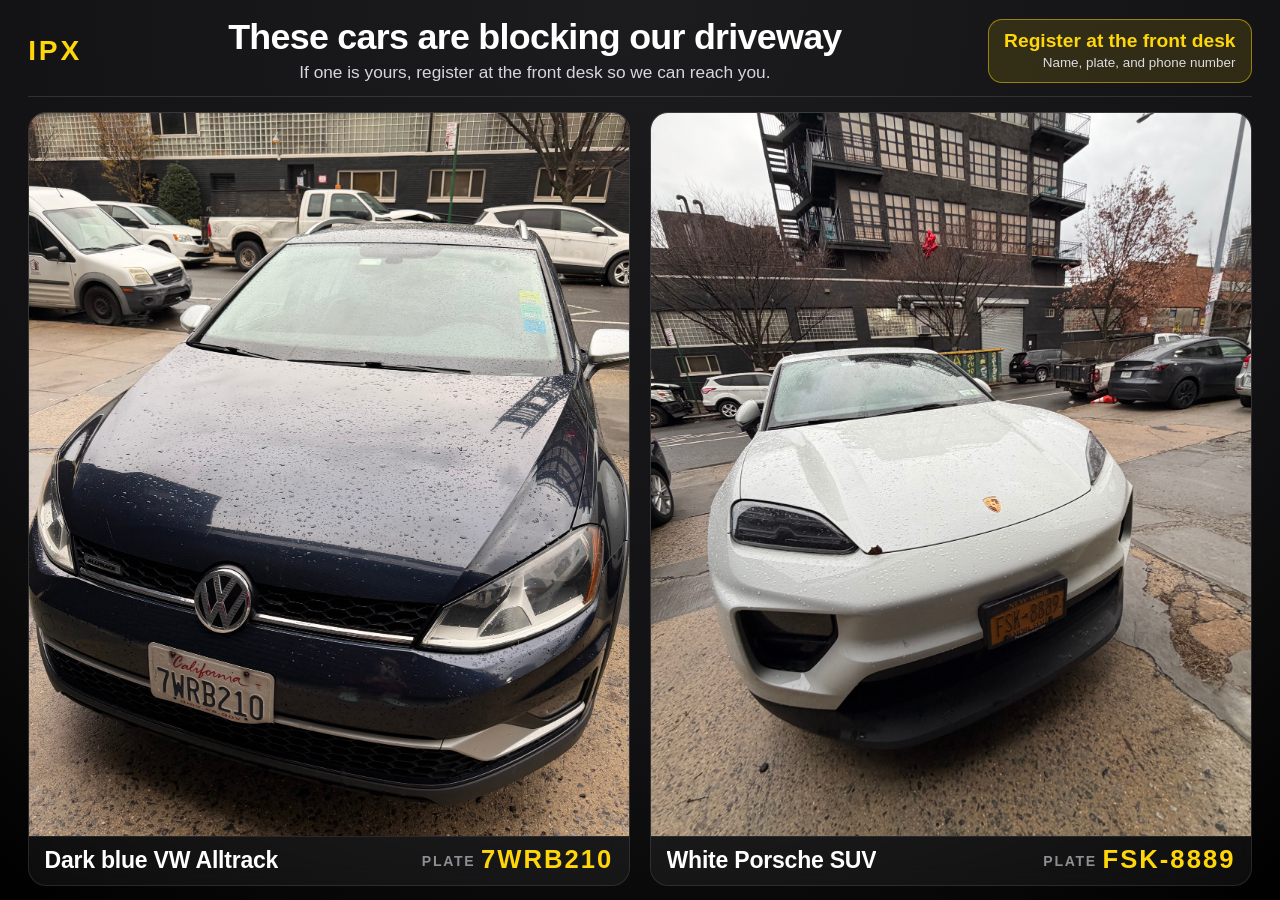
<file: cars.html>
<!DOCTYPE html>
<html lang="en">
<head>
  <meta charset="UTF-8" />
  <meta name="viewport" content="width=device-width, initial-scale=1.0" />
  <meta name="robots" content="noindex, nofollow" />
  <title>Cars Blocking Driveway | IPX</title>
  <link rel="stylesheet" href="css/common.css?v=2.3.3" />
  <style>
    html, body {
      width: 100%;
      height: 100%;
      overflow: hidden;
    }

    body.page-cars {
      background: var(--bg-gradient);
      color: var(--text-main);
      font-family: var(--font-stack);
      display: flex;
      flex-direction: column;
      margin: 0 !important;
      padding: 2vh 2.2vw 1.6vh !important;
      width: 100vw !important;
      height: 100vh !important;
      overflow: hidden !important;
      position: relative !important;
    }

    .cars-top {
      flex: 0 0 auto;
      display: grid;
      grid-template-columns: auto 1fr auto;
      align-items: center;
      gap: 2vw;
      padding-bottom: 1.4vh;
      border-bottom: 1px solid rgba(255, 255, 255, 0.12);
      min-height: 0;
    }

    .brand {
      font-size: clamp(1.4rem, 2.2vw, 2.4rem);
      font-weight: 900;
      letter-spacing: 0.1em;
      text-transform: uppercase;
      color: var(--theme-accent, #ffd60a);
      line-height: 1;
    }

    .headline {
      min-width: 0;
      text-align: center;
    }

    .headline h1 {
      font-size: clamp(1.5rem, 2.8vw, 3rem);
      font-weight: 800;
      letter-spacing: -0.02em;
      line-height: 1.1;
      margin: 0;
      color: #fff;
      white-space: nowrap;
      overflow: hidden;
      text-overflow: ellipsis;
    }

    .headline p {
      margin: 0.5vh 0 0;
      font-size: clamp(0.95rem, 1.35vw, 1.45rem);
      color: var(--text-sub);
      opacity: 0.9;
      line-height: 1.25;
      white-space: nowrap;
      overflow: hidden;
      text-overflow: ellipsis;
    }

    .cta {
      justify-self: end;
      text-align: right;
      padding: 1.1vh 1.2vw;
      border-radius: 14px;
      border: 1px solid rgba(255, 214, 10, 0.5);
      background: rgba(255, 214, 10, 0.12);
      max-width: 22vw;
    }

    .cta strong {
      display: block;
      font-size: clamp(1rem, 1.5vw, 1.55rem);
      font-weight: 800;
      color: var(--theme-accent, #ffd60a);
      line-height: 1.15;
    }

    .cta span {
      display: block;
      margin-top: 0.35vh;
      font-size: clamp(0.8rem, 1.05vw, 1.1rem);
      color: var(--text-sub);
      line-height: 1.25;
      opacity: 0.92;
    }

    .cars-grid {
      flex: 1 1 auto;
      min-height: 0;
      display: grid;
      grid-template-columns: 1fr 1fr;
      gap: 1.6vw;
      margin-top: 1.6vh;
    }

    .car-card {
      min-height: 0;
      min-width: 0;
      display: flex;
      flex-direction: column;
      background: var(--card-bg);
      border: 1px solid var(--card-border);
      border-radius: 18px;
      overflow: hidden;
      backdrop-filter: blur(12px);
      -webkit-backdrop-filter: blur(12px);
    }

    .car-card figure {
      flex: 1 1 auto;
      min-height: 0;
      margin: 0;
      background: #000;
      position: relative;
      overflow: hidden;
    }

    .car-card img {
      width: 100%;
      height: 100%;
      object-fit: cover;
      object-position: center 42%;
      display: block;
    }

    .car-meta {
      flex: 0 0 auto;
      display: flex;
      align-items: baseline;
      justify-content: space-between;
      gap: 1vw;
      padding: 1.2vh 1.2vw;
      border-top: 1px solid rgba(255, 255, 255, 0.08);
    }

    .car-meta h2 {
      font-size: clamp(1.15rem, 1.8vw, 2rem);
      font-weight: 800;
      margin: 0;
      color: #fff;
      letter-spacing: -0.01em;
      line-height: 1.15;
      white-space: nowrap;
      overflow: hidden;
      text-overflow: ellipsis;
    }

    .car-meta .plate {
      flex-shrink: 0;
      font-weight: 800;
      letter-spacing: 0.08em;
      font-size: clamp(1.2rem, 2vw, 2.2rem);
      color: var(--theme-accent, #ffd60a);
      text-transform: uppercase;
      line-height: 1;
      font-variant-numeric: tabular-nums;
    }

    .car-meta .plate::before {
      content: "PLATE ";
      font-size: 0.55em;
      font-weight: 700;
      letter-spacing: 0.12em;
      color: var(--text-muted);
      vertical-align: 0.15em;
    }

    @media (max-aspect-ratio: 4/3) {
      .cars-top {
        grid-template-columns: 1fr;
        gap: 1vh;
        text-align: center;
      }

      .cta {
        justify-self: center;
        text-align: center;
        max-width: none;
      }

      .headline h1,
      .headline p {
        white-space: normal;
      }
    }
  </style>
</head>
<body class="page-cars theme-apple">
  <header class="cars-top">
    <div class="brand">IPX</div>
    <div class="headline">
      <h1>These cars are blocking our driveway</h1>
      <p>If one is yours, register at the front desk so we can reach you.</p>
    </div>
    <div class="cta">
      <strong>Register at the front desk</strong>
      <span>Name, plate, and phone number</span>
    </div>
  </header>

  <section class="cars-grid" aria-label="Cars blocking the driveway">
    <article class="car-card">
      <figure>
        <img
          src="img/cars/IMG_2711.jpg"
          alt="Dark blue Volkswagen Golf Alltrack with California plate 7WRB210"
          loading="eager"
          decoding="async"
        />
      </figure>
      <div class="car-meta">
        <h2>Dark blue VW Alltrack</h2>
        <p class="plate">7WRB210</p>
      </div>
    </article>

    <article class="car-card">
      <figure>
        <img
          src="img/cars/IMG_2712.jpg"
          alt="White Porsche SUV with New York plate FSK-8889"
          loading="eager"
          decoding="async"
        />
      </figure>
      <div class="car-meta">
        <h2>White Porsche SUV</h2>
        <p class="plate">FSK-8889</p>
      </div>
    </article>
  </section>
</body>
</html>
</file>
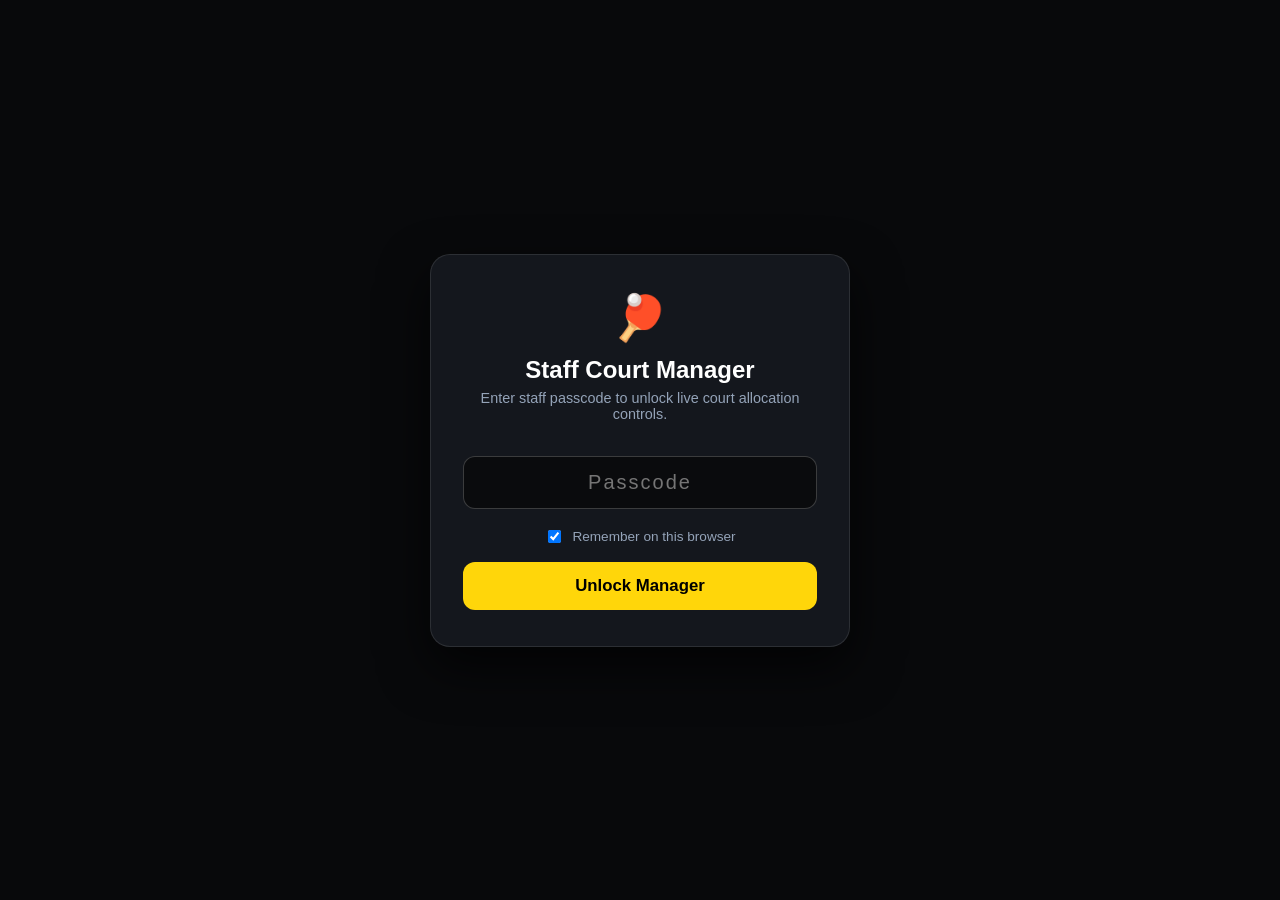
<file: courts.html>
<!DOCTYPE html>
<html lang="en">
<head>
  <meta charset="UTF-8" />
  <meta name="viewport" content="width=device-width, initial-scale=1.0" />
  <meta name="robots" content="noindex, nofollow" />
  <title>Court Manager &mdash; IPX Operations</title>
  <style>
    :root {
      --tier-adv: #f59e0b;
      --tier-adv-bg: rgba(245, 158, 11, 0.16);
      --tier-adv-border: rgba(245, 158, 11, 0.6);

      --tier-high: #a855f7;
      --tier-high-bg: rgba(168, 85, 247, 0.16);
      --tier-high-border: rgba(168, 85, 247, 0.6);

      --tier-int: #38bdf8;
      --tier-int-bg: rgba(56, 189, 248, 0.16);
      --tier-int-border: rgba(56, 189, 248, 0.6);

      --tier-beg: #10b981;
      --tier-beg-bg: rgba(16, 185, 129, 0.16);
      --tier-beg-border: rgba(16, 185, 129, 0.6);

      --tier-novice: #14b8a6;
      --tier-novice-bg: rgba(20, 184, 166, 0.16);
      --tier-novice-border: rgba(20, 184, 166, 0.6);

      --tier-drilling: #f97316;
      --tier-drilling-bg: rgba(249, 115, 22, 0.16);
      --tier-drilling-border: rgba(249, 115, 22, 0.6);

      --tier-clinic: #818cf8;
      --tier-clinic-bg: rgba(129, 140, 248, 0.18);
      --tier-clinic-border: rgba(129, 140, 248, 0.6);

      --tier-private: #64748b;
      --tier-private-bg: rgba(100, 116, 139, 0.16);
      --tier-private-border: rgba(100, 116, 139, 0.5);

      --tier-closed: #ef4444;
      --tier-closed-bg: rgba(239, 68, 68, 0.16);
      --tier-closed-border: rgba(239, 68, 68, 0.5);

      --tier-auto: #94a3b8;
      --tier-auto-bg: rgba(255, 255, 255, 0.04);
      --tier-auto-border: rgba(255, 255, 255, 0.15);
    }

    * { box-sizing: border-box; }
    html {
      box-sizing: border-box;
      height: auto;
      min-height: 100%;
      overflow-x: hidden;
      overflow-y: auto;
      -webkit-text-size-adjust: 100%;
    }
    body {
      box-sizing: border-box;
      margin: 0;
      padding: 0;
      width: 100%;
      min-height: 100vh;
      height: auto;
      overflow-x: hidden;
      overflow-y: auto;
      background: #0a0b0d;
      color: #f8fafc;
      font-family: -apple-system, BlinkMacSystemFont, "Segoe UI", Roboto, "Helvetica Neue", Arial, sans-serif;
      display: flex;
      flex-direction: column;
    }

    /* Top Navigation Header */
    .manager-header {
      background: #111317;
      border-bottom: 1px solid rgba(255, 255, 255, 0.08);
      padding: 12px 20px;
      display: flex;
      align-items: center;
      justify-content: space-between;
      flex-wrap: wrap;
      gap: 12px;
      position: sticky;
      top: 0;
      z-index: 50;
    }

    .brand-area {
      display: flex;
      align-items: center;
      gap: 12px;
    }

    .brand-logo {
      font-size: 1.35rem;
      font-weight: 900;
      letter-spacing: -0.03em;
      color: #ffd60a;
      text-transform: uppercase;
    }

    .brand-divider {
      color: rgba(255, 255, 255, 0.2);
    }

    .page-title {
      font-size: 1.1rem;
      font-weight: 700;
      color: #ffffff;
      margin: 0;
    }

    .header-links {
      display: flex;
      align-items: center;
      gap: 10px;
    }

    .btn-link {
      background: rgba(255, 255, 255, 0.06);
      border: 1px solid rgba(255, 255, 255, 0.12);
      color: #cbd5e1;
      text-decoration: none;
      font-size: 0.85rem;
      font-weight: 600;
      padding: 6px 12px;
      border-radius: 8px;
      transition: all 0.2s;
    }

    .btn-link:hover {
      background: rgba(255, 255, 255, 0.12);
      color: #ffffff;
    }

    .btn-lock {
      background: transparent;
      border: 1px solid rgba(255, 255, 255, 0.15);
      color: #94a3b8;
      cursor: pointer;
      font-size: 0.85rem;
      padding: 6px 12px;
      border-radius: 8px;
    }

    /* Main Container */
    .manager-content {
      max-width: 1400px;
      margin: 0 auto;
      padding: 18px 16px 140px;
      width: 100%;
      flex: 1 0 auto;
      display: block;
      overflow: visible;
    }

    /* Session Selector Control Panel */
    .session-panel {
      background: #14171c;
      border: 1px solid rgba(255, 255, 255, 0.08);
      border-radius: 16px;
      padding: 20px;
      margin-bottom: 24px;
      display: flex;
      flex-direction: column;
      gap: 16px;
    }

    .session-select-row {
      display: flex;
      align-items: center;
      justify-content: space-between;
      flex-wrap: wrap;
      gap: 16px;
    }

    .select-group {
      display: flex;
      align-items: center;
      gap: 12px;
      flex: 1;
      min-width: 280px;
    }

    .select-label {
      font-size: 0.9rem;
      font-weight: 700;
      text-transform: uppercase;
      letter-spacing: 0.05em;
      color: #94a3b8;
      white-space: nowrap;
    }

    .session-dropdown {
      background: #0c0e12;
      border: 1px solid rgba(255, 255, 255, 0.18);
      color: #ffffff;
      font-size: 1.05rem;
      font-weight: 700;
      padding: 10px 16px;
      border-radius: 10px;
      outline: none;
      width: 100%;
      cursor: pointer;
      transition: border-color 0.2s;
    }

    .session-dropdown:focus {
      border-color: #ffd60a;
      box-shadow: 0 0 0 2px rgba(255, 214, 10, 0.2);
    }

    .session-status-badges {
      display: flex;
      align-items: center;
      gap: 10px;
      flex-wrap: wrap;
    }

    .badge-mode {
      font-size: 0.75rem;
      font-weight: 800;
      padding: 4px 10px;
      border-radius: 6px;
      text-transform: uppercase;
      letter-spacing: 0.06em;
    }

    .mode-auto {
      background: rgba(56, 189, 248, 0.15);
      border: 1px solid rgba(56, 189, 248, 0.4);
      color: #38bdf8;
    }

    .mode-custom {
      background: rgba(245, 158, 11, 0.15);
      border: 1px solid rgba(245, 158, 11, 0.5);
      color: #fbbf24;
    }

    .session-stats-pills {
      display: flex;
      align-items: center;
      gap: 12px;
      flex-wrap: wrap;
      padding-top: 10px;
      border-top: 1px solid rgba(255, 255, 255, 0.06);
    }

    .pill-item {
      font-size: 0.85rem;
      color: #cbd5e1;
      display: inline-flex;
      align-items: center;
      gap: 6px;
    }

    .pill-item strong {
      color: #ffffff;
    }

    /* Preset Toolbar */
    .presets-bar {
      display: flex;
      align-items: center;
      gap: 10px;
      flex-wrap: wrap;
      margin-bottom: 24px;
    }

    .preset-title {
      font-size: 0.8rem;
      font-weight: 700;
      color: #64748b;
      text-transform: uppercase;
      letter-spacing: 0.05em;
      margin-right: 4px;
    }

    .btn-preset {
      background: rgba(255, 255, 255, 0.04);
      border: 1px solid rgba(255, 255, 255, 0.1);
      color: #cbd5e1;
      padding: 7px 14px;
      border-radius: 8px;
      font-size: 0.85rem;
      font-weight: 600;
      cursor: pointer;
      transition: all 0.2s;
    }

    .btn-preset:hover {
      background: rgba(255, 255, 255, 0.1);
      color: #ffffff;
      border-color: rgba(255, 255, 255, 0.25);
    }

    .btn-preset-reset {
      border-color: rgba(239, 68, 68, 0.3);
      color: #fca5a5;
    }

    .btn-preset-reset:hover {
      background: rgba(239, 68, 68, 0.15);
      border-color: rgba(239, 68, 68, 0.6);
      color: #ffffff;
    }

    /* Facility Floor Plan Layout */
    .facility-section {
      margin-bottom: 24px;
    }

    .facility-header {
      display: flex;
      align-items: center;
      justify-content: space-between;
      margin-bottom: 12px;
      flex-wrap: wrap;
      gap: 10px;
    }

    .facility-title {
      font-size: 0.88rem;
      font-weight: 800;
      letter-spacing: 0.04em;
      text-transform: uppercase;
      color: #ffd60a;
      display: flex;
      align-items: center;
      gap: 10px;
    }

    .facility-subtitle {
      font-size: 0.75rem;
      font-weight: 600;
      color: #94a3b8;
      text-transform: none;
      letter-spacing: normal;
    }

    .facility-legend {
      display: flex;
      align-items: center;
      gap: 14px;
      font-size: 0.72rem;
      color: #94a3b8;
    }

    .legend-item {
      display: inline-flex;
      align-items: center;
      gap: 5px;
    }

    .legend-aisle {
      display: inline-block;
      width: 14px;
      height: 10px;
      background: rgba(255, 255, 255, 0.04);
      border-left: 1px dashed rgba(255, 255, 255, 0.35);
      border-right: 1px dashed rgba(255, 255, 255, 0.35);
    }

    .legend-lounge {
      display: inline-block;
      width: 12px;
      height: 10px;
      background: rgba(245, 158, 11, 0.15);
      border: 1px dashed rgba(245, 158, 11, 0.5);
      border-radius: 2px;
    }

    .facility-wrapper {
      background: #0b0e14;
      border: 1px solid rgba(255, 255, 255, 0.08);
      border-radius: 14px;
      padding: 16px;
      overflow-x: auto;
      box-shadow: 0 4px 24px rgba(0, 0, 0, 0.4);
    }

    /* 8 Columns: 5 Court Columns + 3 Aisle Columns */
    .facility-grid {
      display: grid;
      grid-template-columns: minmax(130px, 1fr) 28px minmax(130px, 1fr) minmax(130px, 1fr) 28px minmax(130px, 1fr) 28px minmax(130px, 1fr);
      grid-template-rows: repeat(3, auto);
      gap: 12px 10px;
      min-width: 860px;
      align-items: stretch;
    }

    /* Facility Aisles */
    .facility-aisle {
      background: rgba(255, 255, 255, 0.02);
      border-left: 1px dashed rgba(255, 255, 255, 0.15);
      border-right: 1px dashed rgba(255, 255, 255, 0.15);
      border-radius: 6px;
      display: flex;
      flex-direction: column;
      align-items: center;
      justify-content: center;
      position: relative;
      user-select: none;
      padding: 8px 0;
      min-height: 80px;
    }

    .aisle-content {
      display: flex;
      flex-direction: column;
      align-items: center;
      justify-content: center;
      gap: 6px;
      opacity: 0.55;
      transition: opacity 0.2s ease;
    }

    .facility-aisle:hover .aisle-content {
      opacity: 0.95;
    }

    .aisle-icon {
      font-size: 0.8rem;
    }

    .aisle-label {
      font-size: 0.56rem;
      font-weight: 800;
      letter-spacing: 0.18em;
      color: #94a3b8;
      writing-mode: vertical-rl;
      text-orientation: upright;
      text-transform: uppercase;
    }

    /* Players Lounge Card */
    .facility-lounge {
      background: linear-gradient(135deg, rgba(30, 41, 59, 0.85) 0%, rgba(15, 23, 42, 0.95) 100%);
      border: 1.5px dashed rgba(245, 158, 11, 0.45);
      border-radius: 10px;
      padding: 12px 14px;
      display: flex;
      flex-direction: column;
      justify-content: center;
      align-items: center;
      text-align: center;
      gap: 5px;
      position: relative;
      box-shadow: inset 0 0 16px rgba(245, 158, 11, 0.05);
      user-select: none;
      transition: all 0.2s ease;
    }

    .facility-lounge:hover {
      border-color: rgba(245, 158, 11, 0.75);
      background: linear-gradient(135deg, rgba(39, 53, 78, 0.9) 0%, rgba(19, 29, 52, 0.98) 100%);
      box-shadow: 0 4px 16px rgba(245, 158, 11, 0.15);
    }

    .lounge-top {
      display: flex;
      align-items: center;
      gap: 7px;
    }

    .lounge-icon {
      font-size: 1.25rem;
    }

    .lounge-title {
      font-size: 0.86rem;
      font-weight: 800;
      letter-spacing: 0.05em;
      color: #ffd60a;
      text-transform: uppercase;
    }

    .lounge-sub {
      font-size: 0.7rem;
      color: #94a3b8;
      font-weight: 500;
    }

    .lounge-surround-pill {
      font-size: 0.62rem;
      font-weight: 700;
      color: #fde68a;
      background: rgba(245, 158, 11, 0.12);
      border: 1px solid rgba(245, 158, 11, 0.3);
      padding: 2px 8px;
      border-radius: 10px;
      margin-top: 2px;
      letter-spacing: 0.02em;
    }

    /* Court Card (Compact) */
    .court-card {
      border-radius: 10px;
      padding: 8px 10px;
      border: 2px solid var(--tier-auto-border);
      background: var(--tier-auto-bg);
      display: flex;
      flex-direction: column;
      gap: 6px;
      transition: all 0.15s ease-in-out;
      position: relative;
      min-width: 0;
    }

    .court-card.assigned-adv {
      background: var(--tier-adv-bg);
      border-color: var(--tier-adv-border);
      box-shadow: 0 2px 10px rgba(245, 158, 11, 0.15);
    }
    .court-card.assigned-high {
      background: var(--tier-high-bg);
      border-color: var(--tier-high-border);
      box-shadow: 0 2px 10px rgba(168, 85, 247, 0.15);
    }
    .court-card.assigned-int {
      background: var(--tier-int-bg);
      border-color: var(--tier-int-border);
      box-shadow: 0 2px 10px rgba(56, 189, 248, 0.15);
    }
    .court-card.assigned-beg {
      background: var(--tier-beg-bg);
      border-color: var(--tier-beg-border);
      box-shadow: 0 2px 10px rgba(16, 185, 129, 0.15);
    }
    .court-card.assigned-novice {
      background: var(--tier-novice-bg);
      border-color: var(--tier-novice-border);
      box-shadow: 0 2px 10px rgba(20, 184, 166, 0.15);
    }
    .court-card.assigned-drilling {
      background: var(--tier-drilling-bg);
      border-color: var(--tier-drilling-border);
      box-shadow: 0 2px 10px rgba(249, 115, 22, 0.15);
    }
    .court-card.assigned-clinic {
      background: var(--tier-clinic-bg);
      border-color: var(--tier-clinic-border);
      box-shadow: 0 2px 10px rgba(129, 140, 248, 0.15);
    }
    .court-card.assigned-private {
      background: var(--tier-private-bg);
      border-color: var(--tier-private-border);
    }
    .court-card.assigned-closed {
      background: var(--tier-closed-bg);
      border-color: var(--tier-closed-border);
      opacity: 0.7;
    }
    .court-card.assigned-auto {
      border-style: dashed;
    }

    .court-card-top {
      display: flex;
      align-items: center;
      justify-content: space-between;
      gap: 4px;
    }

    .court-number {
      font-size: 1.05rem;
      font-weight: 800;
      letter-spacing: -0.02em;
      color: #ffffff;
      display: flex;
      align-items: center;
      gap: 4px;
      white-space: nowrap;
    }

    .stream-tag {
      font-size: 0.55rem;
      font-weight: 700;
      background: rgba(239, 68, 68, 0.2);
      border: 1px solid rgba(239, 68, 68, 0.5);
      color: #f87171;
      padding: 1px 4px;
      border-radius: 3px;
      text-transform: uppercase;
      letter-spacing: 0.04em;
      line-height: 1;
    }

    .not-in-event-tag {
      font-size: 0.65rem;
      cursor: help;
      opacity: 0.8;
    }

    .tier-indicator-pill {
      font-size: 0.62rem;
      font-weight: 800;
      padding: 2px 5px;
      border-radius: 4px;
      text-transform: uppercase;
      letter-spacing: 0.04em;
      white-space: nowrap;
      line-height: 1.2;
    }

    .select-wrapper {
      position: relative;
    }

    .court-tier-select {
      width: 100%;
      background: #0c0e12;
      border: 1px solid rgba(255, 255, 255, 0.22);
      color: #ffffff;
      font-size: 0.8rem;
      font-weight: 700;
      padding: 6px 6px;
      border-radius: 6px;
      outline: none;
      cursor: pointer;
      transition: all 0.15s;
    }

    .court-tier-select:focus {
      border-color: #ffd60a;
      box-shadow: 0 0 0 2px rgba(255, 214, 10, 0.25);
    }

    .auto-hint {
      font-size: 0.65rem;
      color: #94a3b8;
      display: flex;
      align-items: center;
      justify-content: space-between;
      gap: 4px;
      white-space: nowrap;
      overflow: hidden;
      text-overflow: ellipsis;
      line-height: 1.2;
    }

    .auto-hint span {
      opacity: 0.75;
    }

    .auto-hint em {
      font-style: normal;
      color: #cbd5e1;
      font-weight: 600;
      overflow: hidden;
      text-overflow: ellipsis;
    }

    .auto-hint em {
      font-style: normal;
      color: #cbd5e1;
      font-weight: 600;
    }

    /* Sticky Bottom Action & Balance Bar */
    .balance-bar {
      position: fixed;
      bottom: 0;
      left: 0;
      right: 0;
      background: #111418;
      border-top: 2px solid rgba(255, 214, 10, 0.35);
      padding: 14px 24px;
      box-shadow: 0 -8px 30px rgba(0, 0, 0, 0.65);
      z-index: 100;
      display: flex;
      align-items: center;
      justify-content: space-between;
      flex-wrap: wrap;
      gap: 16px;
    }

    .tally-groups {
      display: flex;
      align-items: center;
      gap: 16px;
      flex-wrap: wrap;
    }

    .tally-card {
      display: flex;
      align-items: center;
      gap: 8px;
      font-size: 0.85rem;
      background: rgba(255, 255, 255, 0.04);
      border: 1px solid rgba(255, 255, 255, 0.08);
      padding: 6px 12px;
      border-radius: 8px;
    }

    .tally-dot {
      width: 10px;
      height: 10px;
      border-radius: 50%;
    }

    .tally-info strong {
      color: #ffffff;
      font-size: 0.95rem;
    }

    .tally-info span {
      color: #94a3b8;
      font-size: 0.8rem;
    }

    .action-group {
      display: flex;
      align-items: center;
      gap: 12px;
    }

    .btn-push-live {
      background: #ffd60a;
      color: #000000;
      font-size: 1rem;
      font-weight: 800;
      border: none;
      border-radius: 10px;
      padding: 12px 24px;
      cursor: pointer;
      transition: all 0.2s;
      display: inline-flex;
      align-items: center;
      gap: 8px;
      box-shadow: 0 4px 14px rgba(255, 214, 10, 0.3);
    }

    .btn-push-live:hover {
      background: #ffe042;
      transform: translateY(-1px);
      box-shadow: 0 6px 20px rgba(255, 214, 10, 0.45);
    }

    .btn-push-live:active {
      transform: translateY(0);
    }

    .btn-reset-session {
      background: transparent;
      border: 1px solid rgba(255, 255, 255, 0.2);
      color: #cbd5e1;
      font-size: 0.9rem;
      font-weight: 700;
      padding: 12px 18px;
      border-radius: 10px;
      cursor: pointer;
      transition: all 0.2s;
    }

    .btn-reset-session:hover {
      background: rgba(255, 255, 255, 0.08);
      color: #ffffff;
      border-color: rgba(255, 255, 255, 0.35);
    }

    /* Toast Notification */
    .toast-container {
      position: fixed;
      top: 24px;
      right: 24px;
      z-index: 9999;
      pointer-events: none;
    }

    .toast {
      background: #10b981;
      color: #000000;
      font-weight: 800;
      padding: 14px 22px;
      border-radius: 12px;
      box-shadow: 0 10px 25px rgba(0, 0, 0, 0.5);
      margin-bottom: 10px;
      transform: translateY(-20px);
      opacity: 0;
      transition: all 0.3s cubic-bezier(0.16, 1, 0.3, 1);
      display: flex;
      align-items: center;
      gap: 10px;
    }

    .toast.show {
      transform: translateY(0);
      opacity: 1;
    }

    /* Auth Overlay */
    .auth-overlay {
      position: fixed;
      top: 0;
      left: 0;
      right: 0;
      bottom: 0;
      background: #08090b;
      display: flex;
      align-items: center;
      justify-content: center;
      z-index: 1000;
      padding: 20px;
    }

    .auth-card {
      background: #14171d;
      border: 1px solid rgba(255, 255, 255, 0.1);
      border-radius: 20px;
      padding: 36px 32px;
      width: 100%;
      max-width: 420px;
      text-align: center;
      box-shadow: 0 20px 50px rgba(0, 0, 0, 0.7);
    }

    .auth-input {
      width: 100%;
      background: #0a0b0d;
      border: 1px solid rgba(255, 255, 255, 0.2);
      color: #ffffff;
      font-size: 1.25rem;
      padding: 14px;
      border-radius: 12px;
      margin: 18px 0;
      text-align: center;
      letter-spacing: 0.1em;
      outline: none;
    }

    .auth-input:focus {
      border-color: #ffd60a;
      box-shadow: 0 0 0 3px rgba(255, 214, 10, 0.25);
    }

    .btn-unlock {
      width: 100%;
      background: #ffd60a;
      color: #000000;
      border: none;
      font-size: 1.05rem;
      font-weight: 800;
      padding: 14px;
      border-radius: 12px;
      cursor: pointer;
    }
  </style>
</head>
<body>

  <!-- Auth Gate Overlay -->
  <div id="auth-overlay" class="auth-overlay" style="display: none;">
    <div class="auth-card">
      <div style="font-size: 2.8rem; margin-bottom: 12px;">🏓</div>
      <h2 style="margin: 0 0 6px 0; font-size: 1.5rem; font-weight: 800; color: #ffffff;">Staff Court Manager</h2>
      <p style="color: #94a3b8; font-size: 0.9rem; margin: 0 0 16px 0;">Enter staff passcode to unlock live court allocation controls.</p>
      
      <form id="auth-form" onsubmit="handleAuthSubmit(event)">
        <input type="password" id="passcode-input" class="auth-input" placeholder="Passcode" autocomplete="current-password" autofocus />
        <label style="display: flex; align-items: center; justify-content: center; gap: 8px; color: #94a3b8; font-size: 0.85rem; margin-bottom: 16px; cursor: pointer;">
          <input type="checkbox" id="remember-me" checked /> Remember on this browser
        </label>
        <button type="submit" class="btn-unlock">Unlock Manager</button>
      </form>
      <div id="auth-error" style="color: #f87171; font-size: 0.85rem; font-weight: 700; margin-top: 14px; display: none;">Invalid Passcode</div>
    </div>
  </div>

  <!-- Header -->
  <header class="manager-header">
    <div class="brand-area">
      <span class="brand-logo">IPX</span>
      <span class="brand-divider">/</span>
      <h1 class="page-title">Court Manager</h1>
      <span style="font-size: 0.75rem; background: rgba(16, 185, 129, 0.15); color: #34d399; border: 1px solid rgba(16, 185, 129, 0.4); padding: 2px 8px; border-radius: 6px; font-weight: 700;">LIVE</span>
    </div>

    <div class="header-links">
      <a href="index.html" target="_blank" class="btn-link">🖥️ TV Board</a>
      <a href="tablet.html" target="_blank" class="btn-link">📱 Tablet</a>
      <a href="rosters.html" target="_blank" class="btn-link">📋 Rosters</a>
      <a href="waivers.html" target="_blank" class="btn-link">✍️ Waivers</a>
      <button class="btn-lock" onclick="lockUI()">🔒 Lock</button>
    </div>
  </header>

  <!-- Main Content -->
  <main class="manager-content" id="main-content" style="display: none;">

    <!-- Session Selector Panel -->
    <section class="session-panel">
      <div class="session-select-row">
        <div class="select-group">
          <label class="select-label" for="session-dropdown">Session:</label>
          <select id="session-dropdown" class="session-dropdown" onchange="onSessionChange(this.value)">
            <option value="" disabled selected>Loading today's sessions...</option>
          </select>
        </div>

        <div class="session-status-badges">
          <span id="badge-session-mode" class="badge-mode mode-auto">⚡ Dynamic Auto</span>
          <button class="btn-link" onclick="fetchLiveData(true)" style="cursor: pointer;">🔄 Refresh Live Data</button>
        </div>
      </div>

      <div class="session-stats-pills" id="session-stats-pills">
        <span class="pill-item">Courts in Session: <strong id="stat-total-courts">0</strong></span>
        <span class="pill-item">Registered Players: <strong id="stat-total-players">0</strong></span>
        <span class="pill-item" id="stat-breakdown">Loading choices...</span>
      </div>
    </section>

    <!-- Quick Presets -->
    <div class="presets-bar">
      <span class="preset-title">Presets:</span>
      <button class="btn-preset" onclick="applyPresetDaytime()">☀️ Daytime Layout (11-12 Adv, 7-10 High, 3-6 Int)</button>
      <button class="btn-preset" onclick="applyPresetEvening()">🌙 Evening Layout</button>
      <button class="btn-preset btn-preset-reset" onclick="resetToDynamicDefaults()">⚡ Reset to Dynamic Auto</button>
    </div>

    <!-- Facility Physical Layout Floor Plan -->
    <section class="facility-section">
      <div class="facility-header">
        <div class="facility-title">
          <span>🏢 Facility Floor Plan</span>
          <span class="facility-subtitle">Physical Layout (13 Courts & Players' Lounge)</span>
        </div>
        <div class="facility-legend">
          <span class="legend-item"><span class="legend-aisle"></span> Walking Aisle</span>
          <span class="legend-item"><span class="legend-lounge"></span> Lounge</span>
          <span class="legend-item"><span class="stream-tag" style="display:inline-block;">📹 Live</span> Livestream</span>
        </div>
      </div>

      <div class="facility-wrapper">
        <div class="courts-grid facility-grid" id="grid-all-courts">
          <!-- Rendered dynamically matching physical facility -->
        </div>
      </div>
    </section>

  </main>

  <!-- Sticky Bottom Balance & Action Bar -->
  <footer class="balance-bar" id="balance-bar" style="display: none;">
    <div class="tally-groups" id="tally-groups">
      <!-- Live tally cards dynamically rendered -->
    </div>

    <div class="action-group">
      <button class="btn-reset-session" onclick="resetToDynamicDefaults()">Reset to Auto</button>
      <button class="btn-push-live" id="btn-push-live" onclick="pushLiveAssignments()">
        <span>🚀 Push Live to Screens</span>
      </button>
    </div>
  </footer>

  <!-- Toast Notification -->
  <div class="toast-container" id="toast-container"></div>

  <script src="js/common.js?v=2.3.38"></script>
  <script>
    const TARGET_HASH = 'c55f0253dcb8aa5fccdb111785e5e38158cad6568778efb0d06b46c40e3d781a';
    const ALL_COURT_NUMBERS = ['1', '2', '3', '4', '5', '6', '7', '8', '9', '10', '11', '12', '13'];
    const LIVESTREAM_COURTS = new Set(['4', '7', '10', '12']);

    const POD_FRONT = ['1', '4', '5', '3', '6', '2'];
    const POD_BACK = ['7', '8', '9', '10'];
    const POD_FAR = ['11', '12', '13'];

    const TIER_OPTIONS = [
      { id: 'AUTO', label: '⚡ Auto (Dynamic)', className: 'assigned-auto' },
      { id: 'Advanced', label: '🟡 Advanced', className: 'assigned-adv' },
      { id: 'High Intermediate', label: '🟣 High Intermediate', className: 'assigned-high' },
      { id: 'Intermediate', label: '🔵 Intermediate', className: 'assigned-int' },
      { id: 'Advanced Beginner', label: '🟢 Adv Beginner', className: 'assigned-beg' },
      { id: 'Novice / Beginner', label: '🌱 Novice / Beginner', className: 'assigned-novice' },
      { id: 'Drilling', label: '🎯 Drilling', className: 'assigned-drilling' },
      { id: 'Clinic', label: '🎓 Clinic', className: 'assigned-clinic' },
      { id: 'Private / Reserved', label: '⚪ Private', className: 'assigned-private' },
      { id: 'Closed', label: '⚫ Closed', className: 'assigned-closed' }
    ];

    let cachedSchedule = null;
    let cachedChoices = null;
    let cachedManualOverrides = { sessions: {} };

    let currentSessionsList = [];
    let activeSessionKey = '';
    let currentSessionData = null;

    // Local court selection map for the active session: { '1': 'Intermediate', '2': 'AUTO', ... }
    let courtSelectionState = {};
    let dynamicAllocations = {}; // { 'Advanced': ['11', '12'], ... }
    let hasUnsavedChanges = false;

    // --- Authentication ---
    async function computeHash(text) {
      const buffer = new TextEncoder().encode(text);
      const hashBuffer = await crypto.subtle.digest('SHA-256', buffer);
      const hashArray = Array.from(new Uint8Array(hashBuffer));
      return hashArray.map(b => b.toString(16).padStart(2, '0')).join('');
    }

    async function checkAuth() {
      const saved = localStorage.getItem('ipx_staff_auth');
      const urlKey = new URLSearchParams(window.location.search).get('pin') || new URLSearchParams(window.location.search).get('key');
      
      if (urlKey) {
        const h = await computeHash(urlKey);
        if (h === TARGET_HASH) {
          localStorage.setItem('ipx_staff_auth', TARGET_HASH);
          unlockUI();
          return;
        }
      }

      if (saved === TARGET_HASH) {
        unlockUI();
      } else {
        showAuthModal();
      }
    }

    function showAuthModal() {
      document.getElementById('auth-overlay').style.display = 'flex';
      document.getElementById('main-content').style.display = 'none';
      document.getElementById('balance-bar').style.display = 'none';
    }

    function unlockUI() {
      document.getElementById('auth-overlay').style.display = 'none';
      document.getElementById('main-content').style.display = 'block';
      document.getElementById('balance-bar').style.display = 'flex';
      fetchLiveData();
    }

    function lockUI() {
      localStorage.removeItem('ipx_staff_auth');
      showAuthModal();
    }

    async function handleAuthSubmit(e) {
      if (e) e.preventDefault();
      const input = document.getElementById('passcode-input').value.trim();
      const errorEl = document.getElementById('auth-error');
      
      const hash = await computeHash(input);
      if (hash === TARGET_HASH) {
        if (document.getElementById('remember-me').checked) {
          localStorage.setItem('ipx_staff_auth', TARGET_HASH);
        }
        errorEl.style.display = 'none';
        unlockUI();
      } else {
        errorEl.style.display = 'block';
      }
    }

    const EDGE_BASE = 'https://ipx-sync-pinger.willkang71.workers.dev';

    async function safeFetchJson(path) {
      const cacheBust = `_t=${Date.now()}`;
      const urls = [
        `${EDGE_BASE}${path}?${cacheBust}`,
        `${path}?${cacheBust}`
      ];
      for (const u of urls) {
        try {
          const res = await fetch(u);
          if (res.ok) {
            return await res.json();
          }
        } catch (_) {}
      }
      return null;
    }

    // --- Live Data Fetching ---
    async function fetchLiveData(showToastNotice = false) {
      try {
        const [sched, choices, overrides] = await Promise.all([
          safeFetchJson('/api/schedule'),
          safeFetchJson('/api/event-choices'),
          safeFetchJson('/api/court-assignments')
        ]);

        if (sched) cachedSchedule = sched;
        if (choices) cachedChoices = choices;
        if (overrides) cachedManualOverrides = overrides;

        parseTodaySessions();
        if (showToastNotice) showToast('Live data refreshed from Cloudflare KV');
      } catch (err) {
        console.error('Error fetching live data:', err);
        showToast('Notice: Loaded cached data');
      }
    }

    // Parse sessions for today
    function parseTodaySessions() {
      const dropdown = document.getElementById('session-dropdown');
      dropdown.innerHTML = '';

      const sessionsMap = {};
      const todayIso = (cachedSchedule && cachedSchedule.date) || new Date().toLocaleDateString('en-CA', { timeZone: 'America/New_York' });

      // Extract sessions from event-choices
      const events = (cachedChoices && cachedChoices.events) || {};
      for (const [id, ev] of Object.entries(events)) {
        (ev.sessions || []).forEach(s => {
          if (s.startTime && s.startTime.startsWith(todayIso)) {
            const key = `${id}_${s.startTime}`;
            sessionsMap[key] = {
              sessionKey: key,
              eventId: id,
              title: ev.title,
              startTime: s.startTime,
              endTime: s.endTime,
              courts: (s.courts || []).map(cleanCourtNumber).filter(Boolean),
              totalRegistered: s.totalRegistered || 0,
              questions: s.questions || [],
              courtAllocations: s.courtAllocations || null
            };
          }
        });
      }

      // Also merge any matching sessions from schedule
      if (cachedSchedule && cachedSchedule.events) {
        cachedSchedule.events.forEach(e => {
          if (e.startTime && e.startTime.startsWith(todayIso)) {
            const baseId = String(e.eventId || '').split('_')[0];
            const key = `${baseId}_${e.startTime}`;
            if (!sessionsMap[key]) {
              sessionsMap[key] = {
                sessionKey: key,
                eventId: baseId,
                title: e.title,
                startTime: e.startTime,
                endTime: e.endTime,
                courts: (e.courts || []).map(cleanCourtNumber).filter(Boolean),
                totalRegistered: 0,
                questions: [],
                courtAllocations: null
              };
            }
          }
        });
      }

      currentSessionsList = Object.values(sessionsMap).sort((a, b) => new Date(a.startTime) - new Date(b.startTime));

      if (currentSessionsList.length === 0) {
        dropdown.innerHTML = '<option value="">No Open Play sessions found for today</option>';
        return;
      }

      const now = new Date();
      let bestActiveKey = currentSessionsList[0].sessionKey;

      currentSessionsList.forEach(s => {
        const sDate = new Date(s.startTime);
        const eDate = new Date(s.endTime);
        const isNow = now >= sDate && now <= eDate;
        if (isNow) bestActiveKey = s.sessionKey;

        const timeStr = `${formatTime(s.startTime, false)} - ${formatTime(s.endTime, true)}`;
        const cleanT = (s.title || 'Session').replace(/^(?:Lunch\s+Break|Afternoon)(?:\s+Open\s+Play)?\s*[-–—|:]\s*/i, '');
        const label = `${timeStr} &bull; ${cleanT} ${isNow ? '🔥 [LIVE NOW]' : ''}`;

        const opt = document.createElement('option');
        opt.value = s.sessionKey;
        opt.innerHTML = label;
        dropdown.appendChild(opt);
      });

      if (!activeSessionKey || !sessionsMap[activeSessionKey]) {
        activeSessionKey = bestActiveKey;
      }

      dropdown.value = activeSessionKey;
      onSessionChange(activeSessionKey);
    }

    // --- On Session Change ---
    function onSessionChange(sessionKey) {
      activeSessionKey = sessionKey;
      currentSessionData = currentSessionsList.find(s => s.sessionKey === sessionKey);
      if (!currentSessionData) return;

      // Calculate dynamic allocations for this session
      const levelCounts = {};
      const choicesQ = (currentSessionData.questions || []).find(q => 
        /level|playing|choice/i.test(q.question || '')
      );
      if (choicesQ && choicesQ.choices) {
        choicesQ.choices.forEach(c => {
          levelCounts[c.choice] = c.count || 0;
        });
      }

      const cleanCourts = (currentSessionData.courts || []).filter(c => c && c !== '13' && !c.toLowerCase().includes('event'));
      
      if (currentSessionData.courtAllocations) {
        dynamicAllocations = currentSessionData.courtAllocations;
      } else if (typeof allocateCourts === 'function') {
        dynamicAllocations = allocateCourts(levelCounts, cleanCourts) || {};
      } else {
        dynamicAllocations = {};
      }

      // Check if manual overrides exist in KV for this session
      const existingOverride = (cachedManualOverrides.sessions || {})[sessionKey];
      const badgeMode = document.getElementById('badge-session-mode');

      courtSelectionState = {};
      if (existingOverride && existingOverride.courtStatus) {
        courtSelectionState = { ...existingOverride.courtStatus };
        badgeMode.className = 'badge-mode mode-custom';
        badgeMode.textContent = '🔒 Custom Override Active';
      } else {
        ALL_COURT_NUMBERS.forEach(c => {
          courtSelectionState[c] = 'AUTO';
        });
        badgeMode.className = 'badge-mode mode-auto';
        badgeMode.textContent = '⚡ Dynamic Auto';
      }

      renderSessionHeaderStats(levelCounts);
      renderAllCourts();
      updateBalanceBar();
    }

    // --- Render Session Header Stats ---
    function renderSessionHeaderStats(levelCounts) {
      document.getElementById('stat-total-courts').textContent = (currentSessionData.courts || []).length;
      document.getElementById('stat-total-players').textContent = currentSessionData.totalRegistered || 0;

      const breakdownEl = document.getElementById('stat-breakdown');
      const parts = [];
      const order = ['Advanced', 'High Intermediate', 'Intermediate', 'Advanced Beginner'];
      order.forEach(lvl => {
        if (levelCounts[lvl] !== undefined) {
          parts.push(`<strong>${levelCounts[lvl]}</strong> ${lvl}`);
        }
      });
      breakdownEl.innerHTML = parts.length > 0 ? parts.join(' &bull; ') : 'No player choice tally';
    }

    // --- Physical Facility Layout Coordinates (3 rows x 5 court columns + aisles) ---
    // Row 1: 3, 6, 9, 11, 13
    // Row 2: 2, 5, 8, 10, 12
    // Row 3: 1, 4, 7, [Lounge]
    // Aisles: between 1 & 4 (col 2), between 7 & 10 (col 5), between 10 & 12 (col 7). No aisle between 4 & 7!
    const COURT_PHYSICAL_LAYOUT = {
      '3':  { row: 1, col: 1 },
      '2':  { row: 2, col: 1 },
      '1':  { row: 3, col: 1 },
      // Col 2: Aisle between 1/2/3 and 4/5/6
      '6':  { row: 1, col: 3 },
      '5':  { row: 2, col: 3 },
      '4':  { row: 3, col: 3 },
      // Col 4: Court Col 3 (No aisle between 4 and 7!)
      '9':  { row: 1, col: 4 },
      '8':  { row: 2, col: 4 },
      '7':  { row: 3, col: 4 },
      // Col 5: Aisle between 7/8/9 and 10/11
      '11': { row: 1, col: 6 },
      '10': { row: 2, col: 6 },
      // Col 7: Aisle between 10/11 and 12/13
      '13': { row: 1, col: 8 },
      '12': { row: 2, col: 8 }
    };

    // --- Render All Courts (Physical Facility Layout) ---
    function renderAllCourts() {
      renderCourtGrid('grid-all-courts', ALL_COURT_NUMBERS);
    }

    function renderCourtGrid(containerId, courtList) {
      const container = document.getElementById(containerId);
      if (!container) return;
      container.innerHTML = '';

      // 1. Render Court Cards at exact physical (row, col) positions
      courtList.forEach(cNum => {
        const pos = COURT_PHYSICAL_LAYOUT[cNum];
        if (!pos) return;

        const card = document.createElement('div');
        const selectedTier = courtSelectionState[cNum] || 'AUTO';
        const dynamicTier = getDynamicTierForCourt(cNum);

        card.className = `court-card ${getCardClassForTier(selectedTier, dynamicTier)}`;
        card.id = `court-card-${cNum}`;
        card.style.gridColumn = String(pos.col);
        card.style.gridRow = String(pos.row);

        const isStream = LIVESTREAM_COURTS.has(cNum);
        const inSessionCourts = (currentSessionData.courts || []).includes(cNum);

        card.innerHTML = `
          <div class="court-card-top">
            <span class="court-number">
              Court ${cNum}
              ${isStream ? '<span class="stream-tag" title="Livestreaming Court">📹 Live</span>' : ''}
              ${!inSessionCourts && cNum !== '13' ? '<span class="not-in-event-tag" title="Court is not in session registration list">⚠️</span>' : ''}
            </span>
            <span class="tier-indicator-pill" id="pill-${cNum}">
              ${selectedTier === 'AUTO' ? '⚡ AUTO' : selectedTier}
            </span>
          </div>

          <div class="select-wrapper">
            <select class="court-tier-select" onchange="onCourtTierChange('${cNum}', this.value)">
              ${TIER_OPTIONS.map(opt => `
                <option value="${opt.id}" ${selectedTier === opt.id ? 'selected' : ''}>
                  ${opt.label}
                </option>
              `).join('')}
            </select>
          </div>

          <div class="auto-hint">
            <span>Dynamic:</span>
            <em>${dynamicTier ? dynamicTier : 'Unassigned'}</em>
          </div>
        `;

        container.appendChild(card);
      });

      // 2. Aisle 1 (between 1/2/3 and 4/5/6 columns) - Spans all 3 rows
      const aisle1 = document.createElement('div');
      aisle1.className = 'facility-aisle aisle-1-4';
      aisle1.style.gridColumn = '2';
      aisle1.style.gridRow = '1 / span 3';
      aisle1.title = 'Aisle between Court 1-3 & Court 4-6 columns';
      aisle1.innerHTML = `
        <div class="aisle-content">
          <span class="aisle-icon">🚶</span>
          <span class="aisle-label">AISLE</span>
        </div>
      `;
      container.appendChild(aisle1);

      // 3. Aisle 2 (between 7/8/9 and 10/11 columns) - Spans rows 1-2 down to Lounge
      const aisle2 = document.createElement('div');
      aisle2.className = 'facility-aisle aisle-7-10';
      aisle2.style.gridColumn = '5';
      aisle2.style.gridRow = '1 / span 2';
      aisle2.title = 'Aisle between Court 7-9 & Court 10-11 columns';
      aisle2.innerHTML = `
        <div class="aisle-content">
          <span class="aisle-icon">🚶</span>
          <span class="aisle-label">AISLE</span>
        </div>
      `;
      container.appendChild(aisle2);

      // 4. Aisle 3 (between 10/11 and 12/13 columns) - Spans rows 1-2 down to Lounge
      const aisle3 = document.createElement('div');
      aisle3.className = 'facility-aisle aisle-10-12';
      aisle3.style.gridColumn = '7';
      aisle3.style.gridRow = '1 / span 2';
      aisle3.title = 'Aisle between Court 10-11 & Court 12-13 columns';
      aisle3.innerHTML = `
        <div class="aisle-content">
          <span class="aisle-icon">🚶</span>
          <span class="aisle-label">AISLE</span>
        </div>
      `;
      container.appendChild(aisle3);

      // 5. Players' Lounge (Row 3, spanning Columns 5 through 8, bordered by Courts 7, 10 & 12)
      const lounge = document.createElement('div');
      lounge.className = 'facility-lounge';
      lounge.id = 'facility-lounge';
      lounge.style.gridColumn = '5 / span 4';
      lounge.style.gridRow = '3';
      lounge.innerHTML = `
        <div class="lounge-top">
          <span class="lounge-icon">🛋️</span>
          <span class="lounge-title">PLAYERS' LOUNGE</span>
        </div>
        <div class="lounge-sub">Community Viewing & Rest Area</div>
        <div class="lounge-surround-pill">
          📍 Surrounded by Courts 7, 10 & 12
        </div>
      `;
      container.appendChild(lounge);
    }

    function getDynamicTierForCourt(cNum) {
      if (!dynamicAllocations) return null;
      for (const [tier, courts] of Object.entries(dynamicAllocations)) {
        if (Array.isArray(courts) && courts.includes(cNum)) {
          return tier;
        }
      }
      return null;
    }

    function getCardClassForTier(selectedTier, dynamicTier) {
      const effectiveTier = selectedTier === 'AUTO' ? dynamicTier : selectedTier;
      if (!effectiveTier) return 'assigned-auto';
      if (effectiveTier === 'Advanced') return 'assigned-adv';
      if (effectiveTier.includes('High Intermediate')) return 'assigned-high';
      if (effectiveTier.includes('Intermediate') && !effectiveTier.includes('High') && !effectiveTier.includes('Beginner') && !effectiveTier.includes('Adv')) return 'assigned-int';
      if (effectiveTier.includes('Advanced Beginner') || effectiveTier.includes('Adv Beg')) return 'assigned-beg';
      if (effectiveTier.includes('Novice') || effectiveTier === 'Beginner') return 'assigned-novice';
      if (effectiveTier.includes('Drilling')) return 'assigned-drilling';
      if (effectiveTier.includes('Clinic')) return 'assigned-clinic';
      if (effectiveTier.includes('Private') || effectiveTier.includes('Reserved')) return 'assigned-private';
      if (effectiveTier.includes('Closed') || effectiveTier.includes('Off')) return 'assigned-closed';
      return 'assigned-auto';
    }

    // --- Handle Court Dropdown Change ---
    function onCourtTierChange(cNum, newTier) {
      courtSelectionState[cNum] = newTier;
      hasUnsavedChanges = true;

      const dynamicTier = getDynamicTierForCourt(cNum);
      const card = document.getElementById(`court-card-${cNum}`);
      if (card) {
        card.className = `court-card ${getCardClassForTier(newTier, dynamicTier)}`;
        const pill = document.getElementById(`pill-${cNum}`);
        if (pill) {
          pill.textContent = newTier === 'AUTO' ? '⚡ AUTO' : newTier;
        }
      }

      updateBalanceBar();
    }

    // --- Update Sticky Balance Bar ---
    function updateBalanceBar() {
      const tallyContainer = document.getElementById('tally-groups');
      tallyContainer.innerHTML = '';

      // Tally courts per tier
      const counts = {
        'Advanced': 0,
        'High Intermediate': 0,
        'Intermediate': 0,
        'Advanced Beginner': 0,
        'Novice / Beginner': 0,
        'Drilling': 0,
        'Clinic': 0,
        'Other': 0
      };

      ALL_COURT_NUMBERS.forEach(c => {
        let tier = courtSelectionState[c] || 'AUTO';
        if (tier === 'AUTO') {
          tier = getDynamicTierForCourt(c);
        }
        if (counts[tier] !== undefined) {
          counts[tier]++;
        } else if (tier) {
          counts['Other']++;
        }
      });

      // Get player counts
      const playerCounts = {};
      const choicesQ = (currentSessionData.questions || []).find(q => 
        /level|playing|choice/i.test(q.question || '')
      );
      if (choicesQ && choicesQ.choices) {
        choicesQ.choices.forEach(c => { playerCounts[c.choice] = c.count || 0; });
      }

      // Dynamic naming rules:
      // - If no Advanced, High Intermediate becomes High Intermediate+
      // - If no Advanced nor High Intermediate, Intermediate becomes Intermediate+
      const hasAdv = counts['Advanced'] > 0;
      const hasHighInt = counts['High Intermediate'] > 0;
      const highIntLabel = !hasAdv && hasHighInt ? 'High Intermediate+' : 'High Intermediate';
      const intLabel = !hasAdv && !hasHighInt && counts['Intermediate'] > 0 ? 'Intermediate+' : 'Intermediate';

      const tiersConfig = [
        { name: 'Advanced', color: 'var(--tier-adv)', courts: counts['Advanced'], players: playerCounts['Advanced'] || 0 },
        { name: highIntLabel, color: 'var(--tier-high)', courts: counts['High Intermediate'], players: playerCounts['High Intermediate'] || 0 },
        { name: intLabel, color: 'var(--tier-int)', courts: counts['Intermediate'], players: playerCounts['Intermediate'] || 0 },
        { name: 'Advanced Beginner', color: 'var(--tier-beg)', courts: counts['Advanced Beginner'], players: playerCounts['Advanced Beginner'] || 0 }
      ];

      if (counts['Novice / Beginner'] > 0) {
        tiersConfig.push({ name: 'Novice/Beginner', color: 'var(--tier-novice)', courts: counts['Novice / Beginner'], players: playerCounts['Novice / Beginner'] || playerCounts['Beginner'] || 0 });
      }
      if (counts['Drilling'] > 0) {
        tiersConfig.push({ name: 'Drilling', color: 'var(--tier-drilling)', courts: counts['Drilling'], players: 0 });
      }
      if (counts['Clinic'] > 0) {
        tiersConfig.push({ name: 'Clinic', color: 'var(--tier-clinic)', courts: counts['Clinic'], players: 0 });
      }

      tiersConfig.forEach(t => {
        const ratio = t.courts > 0 ? (t.players / t.courts).toFixed(1) : (t.players > 0 ? '⚠️ 0' : '0');
        const card = document.createElement('div');
        card.className = 'tally-card';
        card.innerHTML = `
          <div class="tally-dot" style="background-color: ${t.color};"></div>
          <div class="tally-info">
            <div><strong style="color: ${t.color};">${t.name}</strong>: <strong>${t.courts}</strong> cts</div>
            <span>${t.players} plyrs &bull; ${ratio}/ct</span>
          </div>
        `;
        tallyContainer.appendChild(card);
      });
    }

    // --- Presets ---
    function applyPresetDaytime() {
      // Daytime standard: Adv 11/12, High Int 7-10, Int 3-6 (or 4,5), AdvBeg 3,6 (or 1)
      ALL_COURT_NUMBERS.forEach(c => {
        if (['11', '12'].includes(c)) courtSelectionState[c] = 'Advanced';
        else if (['7', '8', '9', '10'].includes(c)) courtSelectionState[c] = 'High Intermediate';
        else if (['3', '4', '5', '6'].includes(c)) courtSelectionState[c] = 'Intermediate';
        else if (['1'].includes(c)) courtSelectionState[c] = 'Private / Reserved';
        else if (['2'].includes(c)) courtSelectionState[c] = 'Private / Reserved';
        else courtSelectionState[c] = 'Closed';
      });
      hasUnsavedChanges = true;
      renderAllCourts();
      updateBalanceBar();
      showToast('Applied: Daytime Standard Preset');
    }

    function applyPresetEvening() {
      // Evening standard: High/Adv on 7,8,10,11,12; Int on 1,2,4; AdvBeg on 3,5,6,9
      ALL_COURT_NUMBERS.forEach(c => {
        if (['11', '12'].includes(c)) courtSelectionState[c] = 'Advanced';
        else if (['7', '8', '10'].includes(c)) courtSelectionState[c] = 'High Intermediate';
        else if (['1', '2', '4'].includes(c)) courtSelectionState[c] = 'Intermediate';
        else if (['3', '5', '6', '9'].includes(c)) courtSelectionState[c] = 'Advanced Beginner';
        else courtSelectionState[c] = 'Closed';
      });
      hasUnsavedChanges = true;
      renderAllCourts();
      updateBalanceBar();
      showToast('Applied: Evening Standard Preset');
    }

    function resetToDynamicDefaults() {
      ALL_COURT_NUMBERS.forEach(c => {
        courtSelectionState[c] = 'AUTO';
      });
      hasUnsavedChanges = true;
      renderAllCourts();
      updateBalanceBar();
      showToast('Reset all courts to Dynamic Auto');
    }

    // --- Save / Push Live to Cloudflare KV ---
    async function pushLiveAssignments() {
      if (!activeSessionKey) return;

      const btn = document.getElementById('btn-push-live');
      const prevHtml = btn.innerHTML;
      btn.innerHTML = '<span>⏳ Pushing to Edge KV...</span>';
      btn.disabled = true;

      // Build grouped allocations map
      const allocations = {
        'Advanced': [],
        'High Intermediate': [],
        'Intermediate': [],
        'Advanced Beginner': [],
        'Novice / Beginner': [],
        'Drilling': [],
        'Clinic': []
      };

      const hasManualOverride = Object.values(courtSelectionState).some(t => t !== 'AUTO');

      ALL_COURT_NUMBERS.forEach(c => {
        let tier = courtSelectionState[c];
        if (tier === 'AUTO') {
          tier = getDynamicTierForCourt(c);
        }
        if (allocations[tier]) {
          allocations[tier].push(c);
        }
      });

      const payload = {
        sessionKey: activeSessionKey,
        eventId: currentSessionData.eventId,
        title: currentSessionData.title,
        startTime: currentSessionData.startTime,
        endTime: currentSessionData.endTime || '',
        allocations: allocations,
        courtStatus: courtSelectionState,
        reset: !hasManualOverride,
        author: 'Staff Desk'
      };

      try {
        let res = null;
        try {
          res = await fetch(`${EDGE_BASE}/api/court-assignments`, {
            method: 'POST',
            headers: { 'Content-Type': 'application/json' },
            body: JSON.stringify(payload)
          });
        } catch (_) {}

        if (!res || !res.ok) {
          try {
            res = await fetch('/api/court-assignments', {
              method: 'POST',
              headers: { 'Content-Type': 'application/json' },
              body: JSON.stringify(payload)
            });
          } catch (_) {}
        }

        if (res && res.ok) {
          hasUnsavedChanges = false;
          showToast('🚀 PUSHED LIVE! All TV boards and tablets updated in <10s.');
          document.getElementById('badge-session-mode').className = hasManualOverride ? 'badge-mode mode-custom' : 'badge-mode mode-auto';
          document.getElementById('badge-session-mode').textContent = hasManualOverride ? '🔒 Custom Override Active' : '⚡ Dynamic Auto';
        } else {
          showToast('Notice: Saved to local state (Edge endpoint sync scheduled)');
        }
      } catch (err) {
        console.error('Error saving assignments:', err);
        showToast('Notice: Saved to local session cache');
      } finally {
        btn.innerHTML = prevHtml;
        btn.disabled = false;
      }
    }

    // --- Toast Helper ---
    function showToast(message) {
      const container = document.getElementById('toast-container');
      const toast = document.createElement('div');
      toast.className = 'toast';
      toast.innerHTML = `<span>✓</span> <span>${message}</span>`;
      container.appendChild(toast);

      requestAnimationFrame(() => toast.classList.add('show'));

      setTimeout(() => {
        toast.classList.remove('show');
        setTimeout(() => toast.remove(), 400);
      }, 3500);
    }

    // Check auth on load
    window.addEventListener('DOMContentLoaded', checkAuth);
  </script>
</body>
</html>
</file>
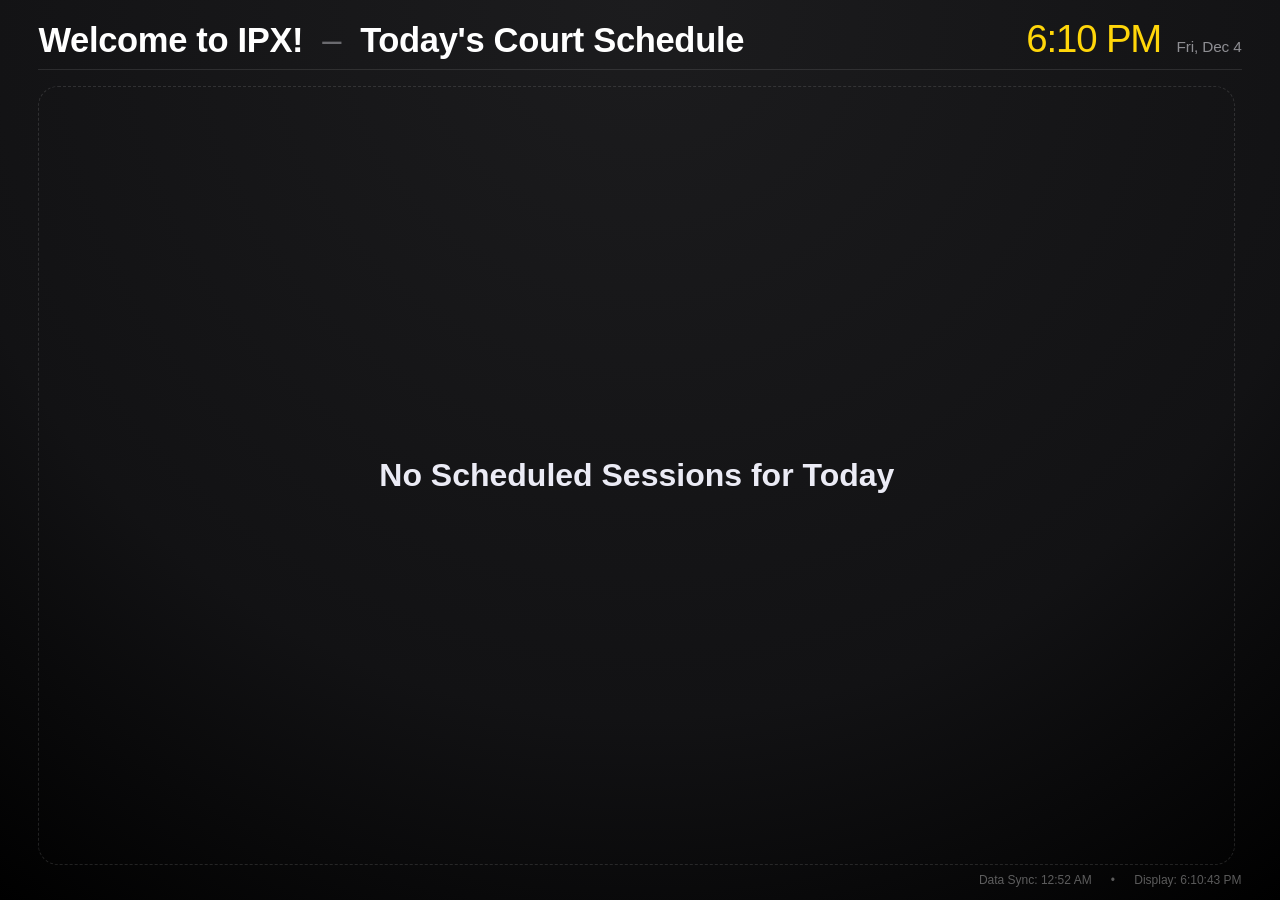
<file: daily.html>
<!DOCTYPE html>
<html lang="en">
<head>
  <meta charset="UTF-8" />
  <meta name="viewport" content="width=device-width, initial-scale=1.0" />
  <meta name="robots" content="noindex, nofollow" />
  <title>IPX &ndash; Daily Court Schedule</title>
  <style>
    :root {
      --bg-gradient: radial-gradient(circle at 50% 0%, #1c1c1e 0%, #121214 65%, #000000 100%);
      --card-bg: rgba(255, 255, 255, 0.04);
      --card-border: rgba(255, 255, 255, 0.08);
      --card-border-active: rgba(255, 214, 10, 0.55);

      --yellow: #ffd60a;
      --live-green: #30d158;
      --text-main: #ffffff;
      --text-sub: #ebebf5;
      --text-muted: #8e8e93;

      --font-stack: -apple-system, BlinkMacSystemFont, "SF Pro Display", "SF Pro Text", "Helvetica Neue", Arial, sans-serif;
    }

    * {
      box-sizing: border-box;
      margin: 0;
      padding: 0;
      font-family: var(--font-stack) !important;
      -webkit-font-smoothing: antialiased;
      -moz-osx-font-smoothing: grayscale;
    }

    body {
      background: var(--bg-gradient);
      color: var(--text-main);
      width: 100vw;
      height: 100vh;
      overflow: hidden;
      display: flex;
      flex-direction: column;
      padding: 2.2vh 3vw 1.5vh 3vw;
      position: relative;
    }

    header {
      display: flex;
      justify-content: space-between;
      align-items: baseline;
      border-bottom: 1px solid rgba(255, 255, 255, 0.1);
      padding-bottom: 1.2vh;
      flex-shrink: 0;
      gap: 2vw;
    }

    .header-left h1 {
      font-size: clamp(1.8rem, 2.7vw, 3.2rem);
      font-weight: 700;
      letter-spacing: -0.01em;
      color: var(--text-main);
      line-height: 1;
      display: flex;
      align-items: baseline;
    }

    .header-separator {
      margin: 0 0.55em;
      color: var(--text-muted);
      font-weight: 300;
      opacity: 0.7;
    }

    .header-right {
      display: flex;
      align-items: baseline;
      gap: 1.2vw;
      flex-shrink: 0;
      text-align: right;
    }

    .clock {
      font-size: clamp(2rem, 3vw, 3.4rem);
      font-weight: 300;
      color: var(--yellow);
      letter-spacing: -0.03em;
      line-height: 1;
      font-variant-numeric: tabular-nums;
    }

    .date-display {
      font-size: clamp(0.9rem, 1.2vw, 1.3rem);
      color: var(--text-muted);
      font-weight: 400;
      letter-spacing: -0.01em;
      line-height: 1;
    }

    main {
      flex: 1;
      overflow-y: auto;
      margin-top: 1.8vh;
      padding-right: 0.5vw;
      min-height: 0;
      display: flex;
      flex-direction: column;
      gap: 1.2vh;
    }

    /* Custom scrollbar for TV/Chromium */
    main::-webkit-scrollbar {
      width: 6px;
    }
    main::-webkit-scrollbar-thumb {
      background: rgba(255, 255, 255, 0.15);
      border-radius: 4px;
    }

    .schedule-row {
      background: var(--card-bg);
      border: 1px solid var(--card-border);
      border-left: 6px solid var(--yellow);
      border-radius: 12px;
      padding: 1.2vh 1.4vw;
      display: grid;
      grid-template-columns: 14vw 14vw 1fr auto;
      align-items: center;
      gap: 1.5vw;
      backdrop-filter: blur(20px);
      -webkit-backdrop-filter: blur(20px);
      transition: border-color 0.2s ease;
    }

    .schedule-row.is-now {
      border-color: var(--card-border-active);
      border-left-color: var(--live-green);
      box-shadow: 0 0 25px rgba(48, 209, 88, 0.15);
      background: rgba(48, 209, 88, 0.04);
    }

    .schedule-row.is-private {
      border-left-color: rgba(255, 255, 255, 0.3);
    }

    .time-slot {
      font-size: clamp(1.05rem, 1.35vw, 1.55rem);
      font-weight: 600;
      letter-spacing: -0.01em;
      font-variant-numeric: tabular-nums;
      color: var(--text-main);
      white-space: nowrap;
    }

    .courts-slot {
      font-size: clamp(1rem, 1.25vw, 1.45rem);
      font-weight: 600;
      color: var(--yellow);
      white-space: nowrap;
      overflow: hidden;
      text-overflow: ellipsis;
    }

    .schedule-row.is-private .courts-slot {
      color: var(--text-sub);
    }

    .title-slot {
      font-size: clamp(1.05rem, 1.3vw, 1.5rem);
      font-weight: 500;
      color: var(--text-main);
      white-space: nowrap;
      overflow: hidden;
      text-overflow: ellipsis;
      display: flex;
      align-items: center;
      gap: 0.6em;
    }

    .holder-tag {
      font-size: 0.9em;
      color: var(--text-muted);
      font-weight: 400;
    }

    .badge-slot {
      justify-self: end;
    }

    .status-badge {
      font-size: clamp(0.72rem, 0.8vw, 0.9rem);
      padding: 0.25rem 0.65rem;
      border-radius: 999px;
      font-weight: 600;
      letter-spacing: 0.02em;
      text-transform: uppercase;
      white-space: nowrap;
    }

    .status-badge.live {
      background: rgba(48, 209, 88, 0.2);
      border: 1px solid rgba(48, 209, 88, 0.5);
      color: #72f08e;
    }

    .status-badge.event {
      background: rgba(255, 214, 10, 0.15);
      border: 1px solid rgba(255, 214, 10, 0.4);
      color: var(--yellow);
    }

    .status-badge.private {
      background: rgba(255, 255, 255, 0.08);
      border: 1px solid rgba(255, 255, 255, 0.15);
      color: var(--text-muted);
    }

    .no-data {
      height: 100%;
      display: flex;
      flex-direction: column;
      align-items: center;
      justify-content: center;
      border: 1px dashed rgba(255, 255, 255, 0.12);
      border-radius: 20px;
      text-align: center;
      padding: 6vh;
    }

    .no-data h2 {
      font-size: clamp(1.8rem, 2.5vw, 2.8rem);
      font-weight: 600;
      color: var(--text-sub);
    }

    footer {
      flex-shrink: 0;
      display: flex;
      justify-content: flex-end;
      align-items: center;
      gap: 1.2rem;
      padding-top: 0.8vh;
      font-size: 0.75rem;
      color: rgba(255, 255, 255, 0.35);
      font-variant-numeric: tabular-nums;
    }
  </style>
</head>
<body>
  <header>
    <div class="header-left">
      <h1><span>Welcome to IPX!</span><span class="header-separator">&ndash;</span><span>Today's Court Schedule</span></h1>
    </div>
    <div class="header-right">
      <div class="clock" id="live-clock">--:-- --</div>
      <div class="date-display" id="live-date">Loading...</div>
    </div>
  </header>

  <main id="schedule-container">
    <div class="no-data">
      <h2>Loading Schedule...</h2>
    </div>
  </main>

  <footer>
    <span id="data-refresh-time">Data Sync: --</span>
    <span>&bull;</span>
    <span id="page-refresh-time">Display Updated: --</span>
  </footer>

  <script>
    function updateClock() {
      const now = new Date();
      document.getElementById('live-clock').textContent = now.toLocaleTimeString([], {
        hour: 'numeric',
        minute: '2-digit',
        hour12: true
      });
      document.getElementById('live-date').textContent = now.toLocaleDateString([], {
        weekday: 'short',
        month: 'short',
        day: 'numeric'
      });
    }
    setInterval(updateClock, 1000);
    updateClock();

    function formatTime(isoString) {
      if (!isoString) return '';
      const d = new Date(isoString);
      if (d && ((d.getHours() === 23 && d.getMinutes() === 59) || /23:59|11:59\s*pm/i.test(String(isoString || '')))) {
        return '1:00 AM';
      }
      return d.toLocaleTimeString([], { hour: 'numeric', minute: '2-digit', hour12: true });
    }

    function cleanCourtName(rawName) {
      if (!rawName) return '';
      return String(rawName)
        .replace(/\s*\(\s*Livestreaming\s*\)/gi, '')
        .replace(/\s*\(\s*Streaming\s*\)/gi, '')
        .replace(/^Court\s*/i, '')
        .trim();
    }

    function toSentenceCase(str) {
      if (!str) return '';
      return String(str).replace(/([^\W_]+[^\s-]*) */g, (txt) => {
        return txt.charAt(0).toUpperCase() + txt.substr(1).toLowerCase();
      }).trim();
    }

    function cleanTitle(rawTitle) {
      if (!rawTitle) return '';
      let cleaned = String(rawTitle)
        .replace(/^(?:Lunch\s+Break|Afternoon)(?:\s+Open\s+Play)?\s*[-–—|:]\s*/i, '')
        .replace(/^\s*Play\s*(?:til|until|till)\s*1(?::00)?\s*am\s*[-–—|:]*\s*/gi, '')
        .replace(/\s*\(\s*Play\s*(?:til|until|till)\s*1(?::00)?\s*am\s*\)/gi, '')
        .replace(/\s*[-–—|/]\s*Play\s*(?:til|until|till)\s*1(?::00)?\s*am\b/gi, '')
        .replace(/\bPlay\s*(?:til|until|till)\s*1(?::00)?\s*am\b/gi, '')
        .replace(/\s*[-–—|/:]\s*$/g, '')
        .replace(/^\s*[-–—|/:]\s*/g, '')
        .trim();
      let firstSegment = cleaned.split('|')[0].trim();
      firstSegment = firstSegment
        .replace(/\bStrateg(?:ic|y)?(?:\s*(?:Open\s*)?Play)?\b/gi, '')
        .replace(/\bOpen\s*Play\b/gi, '')
        .replace(/\bPrime\s*Time\b/gi, '')
        .replace(/\bStrategic\b/gi);

      firstSegment = firstSegment.replace(/[-–—/,\s]+$/, '').replace(/^[-–—/,\s]+/, '').trim();
      firstSegment = firstSegment.replace(/(\d+(?:\.\d+)?)\s*[-–—]\s*(\d+(?:\.\d+)?)/g, '$1 \u2013 $2');
      let res = firstSegment || cleaned;
      return res.replace(/^[\s\-–—|/:]+/, '').replace(/[\s\-–—|/:]+$/, '').trim();
    }

    function fetchWithTimeout(url, opts = {}, timeoutMs = 6000) {
      if (typeof AbortSignal !== 'undefined' && typeof AbortSignal.timeout === 'function') {
        return fetch(url, { ...opts, signal: AbortSignal.timeout(timeoutMs) });
      }
      const controller = new AbortController();
      const timer = setTimeout(() => controller.abort(), timeoutMs);
      return fetch(url, { ...opts, signal: controller.signal }).finally(() => clearTimeout(timer));
    }

    async function fetchSchedule() {
      const cacheBust = `_t=${Date.now()}`;
      try {
        const res = await fetchWithTimeout(`https://ipx-sync-pinger.willkang71.workers.dev/api/schedule?${cacheBust}`, {}, 6000);
        if (res.ok) return await res.json();
      } catch (err) {
        console.warn("KV fetch failed, falling back to static:", err);
      }
      const fallback = await fetch(`data/schedule.json?${cacheBust}`);
      if (!fallback.ok) throw new Error("Schedule file not found");
      return await fallback.json();
    }

    async function loadSchedule() {
      try {
        const data = await fetchSchedule();

        const now = new Date();
        document.getElementById('page-refresh-time').textContent = `Display: ${now.toLocaleTimeString([], { hour: 'numeric', minute: '2-digit', second: '2-digit', hour12: true })}`;
        if (data.lastUpdated) {
          const syncDate = new Date(data.lastUpdated);
          document.getElementById('data-refresh-time').textContent = `Data Sync: ${syncDate.toLocaleTimeString([], { hour: 'numeric', minute: '2-digit', hour12: true })}`;
        }

        // Use local day bounds to prevent UTC day-boundary dropouts
        const startOfDay = new Date(now.getFullYear(), now.getMonth(), now.getDate(), 0, 0, 0);
        const endOfDay = new Date(now.getFullYear(), now.getMonth(), now.getDate(), 23, 59, 59);

        const items = [];

        // 1. Process Events (aggregate grouped registrants by EventId + StartTime)
        const eventMap = {};
        (data.events || []).forEach(e => {
          const s = new Date(e.startTime || e.StartTime);
          const end = new Date(e.endTime || e.EndTime);
          // Only show sessions that overlap with today
          if (end < startOfDay || s > endOfDay) return;

          const key = `${e.eventId || e.EventId}_${e.startTime || e.StartTime}`;

          let courtsRaw = e.courts || e.Courts || [];
          if (!Array.isArray(courtsRaw)) courtsRaw = [courtsRaw];
          const courtNumbers = courtsRaw
            .map(c => cleanCourtName(c && c.CourtName ? c.CourtName : c))
            .filter(Boolean)
            .sort((a, b) => (parseInt(a) || a) - (parseInt(b) || b));

          if (!eventMap[key]) {
            eventMap[key] = {
              type: 'event',
              title: cleanTitle(e.title || e.DivisionName || e.EventName || 'Event'),
              startTime: e.startTime || e.StartTime,
              endTime: e.endTime || e.EndTime,
              courts: new Set(courtNumbers)
            };
          } else {
            courtNumbers.forEach(c => eventMap[key].courts.add(c));
          }
        });

        Object.values(eventMap).forEach(ev => {
          const arr = Array.from(ev.courts);
          items.push({
            type: 'event',
            title: ev.title,
            courtsLabel: arr.length > 0 ? `Court ${arr.join(', ')}` : 'Court TBD',
            startTime: ev.startTime,
            endTime: ev.endTime
          });
        });

        // 2. Process Reservations
        (data.reservations || []).forEach(r => {
          const s = new Date(r.startTime || r.StartTime);
          const end = new Date(r.endTime || r.EndTime);
          if (end < startOfDay || s > endOfDay) return;

          let rawCourt = r.court || r.Courts || r.CourtName || '';
          if (Array.isArray(rawCourt)) rawCourt = rawCourt.map(c => c && c.CourtName ? c.CourtName : c).join(', ');
          const courtClean = cleanCourtName(rawCourt);

          items.push({
            type: 'reservation',
            title: 'Private Reservation',
            holderLabel: r.holderLabel || '',
            courtsLabel: courtClean ? `Court ${courtClean}` : 'Court TBD',
            startTime: r.startTime || r.StartTime,
            endTime: r.endTime || r.EndTime
          });
        });

        // Sort chronologically by start time, then end time
        items.sort((a, b) => new Date(a.startTime) - new Date(b.startTime) || new Date(a.endTime) - new Date(b.endTime));

        const container = document.getElementById('schedule-container');
        container.innerHTML = '';

        if (items.length === 0) {
          container.innerHTML = `
            <div class="no-data">
              <h2>No Scheduled Sessions for Today</h2>
            </div>
          `;
          return;
        }

        items.forEach(item => {
          const s = new Date(item.startTime);
          let e = new Date(item.endTime);
          if (e && ((e.getHours() === 23 && e.getMinutes() === 59) || /23:59|11:59\s*pm/i.test(String(item.endTime || '')))) {
            e = new Date(e.getTime() + 61 * 60 * 1000);
          }
          const isLive = now >= s && now <= e;

          const row = document.createElement('div');
          row.className = `schedule-row ${isLive ? 'is-now' : ''} ${item.type === 'reservation' ? 'is-private' : ''}`;

          let badgeHtml = '';
          if (isLive) {
            badgeHtml = `<span class="status-badge live">Live Now</span>`;
          } else if (item.type === 'event') {
            badgeHtml = `<span class="status-badge event">Session</span>`;
          } else {
            badgeHtml = `<span class="status-badge private">Private</span>`;
          }

          row.innerHTML = `
            <div class="time-slot">${formatTime(item.startTime)} &ndash; ${formatTime(item.endTime)}</div>
            <div class="courts-slot">${item.courtsLabel}</div>
            <div class="title-slot">
              <span>${item.title}</span>
              ${item.holderLabel ? `<span class="holder-tag">${item.holderLabel}</span>` : ''}
            </div>
            <div class="badge-slot">${badgeHtml}</div>
          `;

          container.appendChild(row);
        });

      } catch (err) {
        console.error("Error loading daily schedule:", err);
      }
    }

    loadSchedule();
    setInterval(() => {
      if (!document.hidden) loadSchedule();
    }, 60000);
    document.addEventListener('visibilitychange', () => {
      if (!document.hidden) loadSchedule();
    });
  </script>
</body>
</html>
</file>
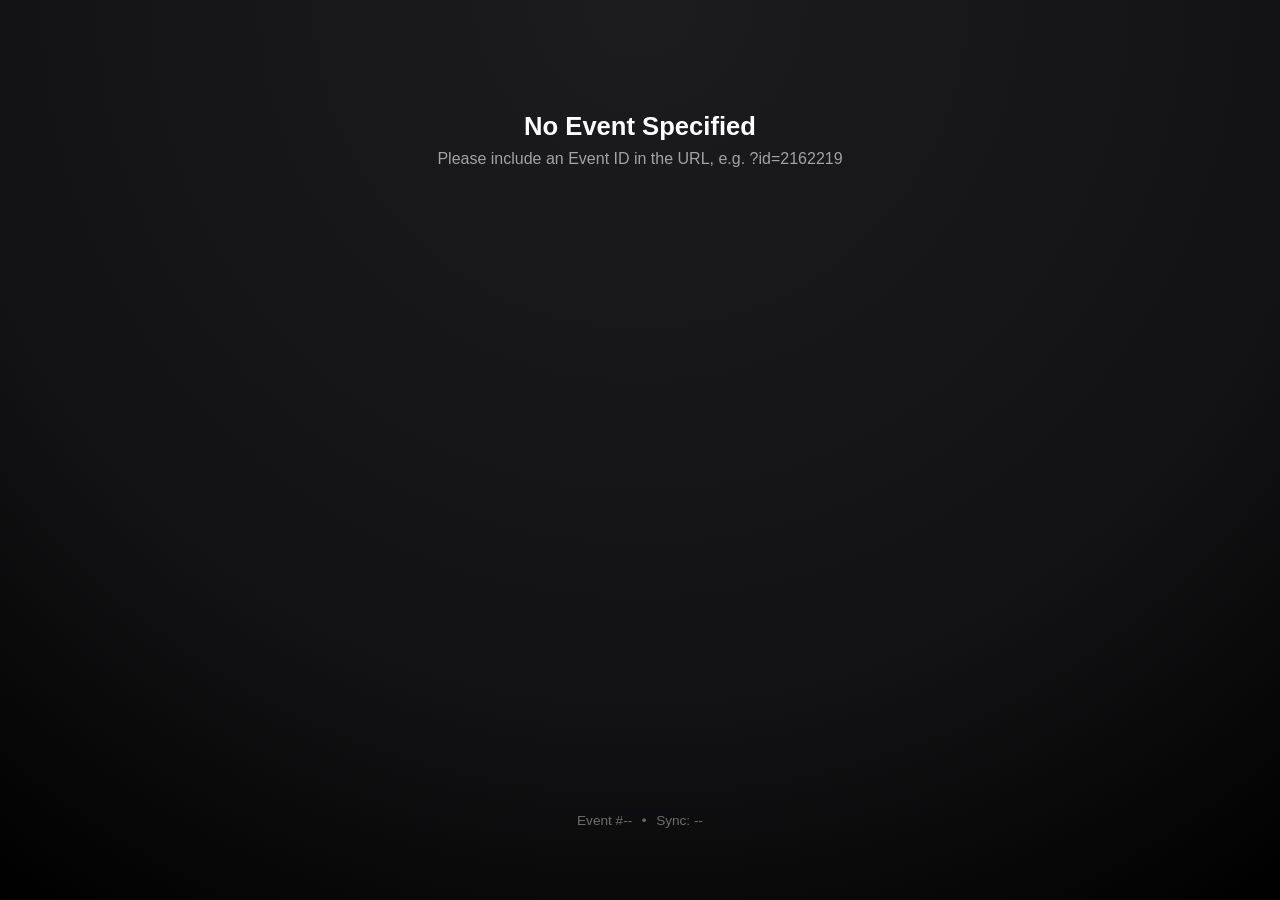
<file: event.html>
<!DOCTYPE html>
<html lang="en">
<head>
  <meta charset="UTF-8" />
  <meta name="viewport" content="width=device-width, initial-scale=1.0" />
  <meta name="robots" content="noindex, nofollow" />
  <meta name="apple-mobile-web-app-capable" content="yes" />
  <meta name="apple-mobile-web-app-status-bar-style" content="black-translucent" />
  <meta name="mobile-web-app-capable" content="yes" />
  <title>Event Choice Breakdown | IPX</title>
  <link rel="stylesheet" href="css/common.css?v=2.2.0" />
  <style>
    :root {
      --card-bg: rgba(255, 255, 255, 0.04);
      --card-border: rgba(255, 255, 255, 0.1);
      --color-adv-beg: #2ec4b6;
      --color-int: #3a86ff;
      --color-high-int: #8338ec;
      --color-adv: #ff006e;
      --color-default: var(--theme-accent, #00f0ff);
    }

    html {
      width: 100%;
      height: auto !important;
      overflow-x: hidden !important;
      overflow-y: auto !important;
      -webkit-overflow-scrolling: touch;
    }

    body.page-event-choices {
      width: 100% !important;
      height: auto !important;
      min-height: 100vh !important;
      overflow: visible !important;
      position: static !important;
    }

    body.page-event-choices {
      background-color: var(--bg-main, #0d1117);
      background-image: radial-gradient(circle at 50% 0%, #1c1c1e 0%, #121214 65%, #000000 100%);
      color: var(--text-main, #f0f6fc);
      font-family: -apple-system, BlinkMacSystemFont, "Segoe UI", Roboto, Helvetica, Arial, sans-serif;
      display: flex;
      flex-direction: column;
      margin: 0 !important;
      padding: 0 !important;
    }

    .event-page-container {
      max-width: 720px;
      margin: 0 auto;
      width: 100%;
      box-sizing: border-box;
      padding: 3vh 4vw 8vh 4vw;
      flex: 1 0 auto;
      display: flex;
      flex-direction: column;
    }

    /* Top Brand Bar */
    .brand-header {
      display: flex;
      justify-content: space-between;
      align-items: center;
      margin-bottom: 2.5vh;
      padding-bottom: 1.5vh;
      border-bottom: 1px solid rgba(255, 255, 255, 0.08);
    }

    .brand-title {
      font-size: 1.1rem;
      font-weight: 700;
      letter-spacing: 0.08em;
      text-transform: uppercase;
      color: var(--theme-accent, #00f0ff);
    }

    .brand-meta {
      font-size: 0.85rem;
      color: rgba(255, 255, 255, 0.5);
    }

    /* Session Header Card */
    .event-hero {
      background: var(--card-bg);
      border: 1px solid var(--card-border);
      border-radius: 18px;
      padding: 3vh 4vw;
      margin-bottom: 2.5vh;
      backdrop-filter: blur(12px);
    }

    .event-title {
      font-size: clamp(1.8rem, 4vw, 2.6rem);
      font-weight: 800;
      letter-spacing: -0.02em;
      line-height: 1.15;
      margin: 0 0 1vh 0;
      color: #ffffff;
    }

    .event-time-badge {
      display: inline-flex;
      align-items: center;
      gap: 0.6rem;
      font-size: clamp(1rem, 2vw, 1.25rem);
      color: rgba(255, 255, 255, 0.85);
      font-weight: 500;
    }

    .event-meta-badges {
      display: flex;
      flex-wrap: wrap;
      align-items: center;
      gap: 0.6rem;
      margin-top: 1.4vh;
    }

    .event-players-badge {
      display: inline-flex;
      align-items: center;
      font-size: 0.95rem;
      color: rgba(255, 255, 255, 0.9);
      font-weight: 600;
      background: rgba(255, 255, 255, 0.08);
      border: 1px solid rgba(255, 255, 255, 0.15);
      padding: 0.3rem 0.8rem;
      border-radius: 8px;
    }

    .event-courts {
      display: inline-flex;
      align-items: center;
      font-size: 0.95rem;
      color: var(--theme-accent, #00f0ff);
      font-weight: 600;
      background: rgba(0, 240, 255, 0.08);
      border: 1px solid rgba(0, 240, 255, 0.2);
      padding: 0.3rem 0.8rem;
      border-radius: 8px;
    }

    /* Multi-Date Tabs */
    .date-selector-wrapper {
      margin-bottom: 2.5vh;
    }

    .date-selector-label {
      font-size: 0.85rem;
      text-transform: uppercase;
      letter-spacing: 0.05em;
      color: rgba(255, 255, 255, 0.5);
      margin-bottom: 0.8vh;
    }

    .date-tabs {
      display: flex;
      gap: 0.8rem;
      overflow-x: auto;
      padding-bottom: 0.5vh;
      scrollbar-width: none;
    }
    .date-tabs::-webkit-scrollbar { display: none; }

    .date-tab-btn {
      background: rgba(255, 255, 255, 0.06);
      border: 1px solid rgba(255, 255, 255, 0.12);
      color: rgba(255, 255, 255, 0.8);
      padding: 0.6rem 1.1rem;
      border-radius: 12px;
      font-size: 0.95rem;
      font-weight: 600;
      cursor: pointer;
      white-space: nowrap;
      transition: all 0.15s ease;
    }

    .date-tab-btn.is-active {
      background: var(--theme-accent, #00f0ff);
      border-color: var(--theme-accent, #00f0ff);
      color: #000000;
      box-shadow: 0 4px 16px rgba(0, 240, 255, 0.25);
    }

    /* Questions / Breakdown Section */
    .breakdown-card {
      background: var(--card-bg);
      border: 1px solid var(--card-border);
      border-radius: 18px;
      padding: 3vh 4vw;
      margin-bottom: 2vh;
    }

    .question-header {
      display: flex;
      justify-content: space-between;
      align-items: baseline;
      margin-bottom: 2.5vh;
      padding-bottom: 1.2vh;
      border-bottom: 1px solid rgba(255, 255, 255, 0.08);
    }

    .question-title {
      font-size: clamp(1.2rem, 2.5vw, 1.5rem);
      font-weight: 700;
      color: #ffffff;
      margin: 0;
    }

    .respondent-count {
      font-size: 0.95rem;
      font-weight: 600;
      color: rgba(255, 255, 255, 0.6);
      background: rgba(255, 255, 255, 0.08);
      padding: 0.2rem 0.7rem;
      border-radius: 20px;
    }

    /* Choice Bar Item */
    .choice-item {
      margin-bottom: 2.2vh;
    }
    .choice-item:last-child {
      margin-bottom: 0;
    }

    .choice-labels {
      display: flex;
      justify-content: space-between;
      align-items: center;
      margin-bottom: 0.6vh;
    }

    .choice-name {
      font-size: clamp(1rem, 2vw, 1.15rem);
      font-weight: 600;
      color: #ffffff;
    }

    .choice-tally {
      font-size: clamp(0.95rem, 1.8vw, 1.1rem);
      font-weight: 700;
      font-variant-numeric: tabular-nums;
      color: rgba(255, 255, 255, 0.9);
    }

    .choice-bar-track {
      background: rgba(255, 255, 255, 0.08);
      height: 14px;
      border-radius: 8px;
      overflow: hidden;
      position: relative;
    }

    .choice-bar-fill {
      height: 100%;
      border-radius: 8px;
      transition: width 0.6s cubic-bezier(0.16, 1, 0.3, 1);
      background: var(--color-default);
    }

    /* Registrant List Card */
    .registrants-card {
      background: var(--card-bg);
      border: 1px solid var(--card-border);
      border-radius: 18px;
      padding: 3vh 4vw;
      margin-top: 2vh;
      margin-bottom: 2vh;
    }

    .registrant-group {
      margin-top: 2.2vh;
    }

    .registrant-group:first-of-type {
      margin-top: 0.5vh;
    }

    .registrant-group-header {
      display: flex;
      align-items: center;
      gap: 0.55rem;
      font-size: 0.95rem;
      font-weight: 700;
      color: rgba(255, 255, 255, 0.85);
      margin-bottom: 1vh;
    }

    .registrant-group-dot {
      width: 9px;
      height: 9px;
      border-radius: 50%;
      flex-shrink: 0;
    }

    .registrant-group-count {
      font-weight: 600;
      color: rgba(255, 255, 255, 0.5);
      font-size: 0.88rem;
    }

    .registrants-grid {
      display: grid;
      grid-template-columns: repeat(auto-fill, minmax(130px, 1fr));
      gap: 0.8rem 1rem;
      margin-top: 1vh;
    }

    .registrant-pill {
      background: rgba(255, 255, 255, 0.05);
      border: 1px solid rgba(255, 255, 255, 0.1);
      border-radius: 8px;
      padding: 0.45rem 0.75rem;
      font-size: 0.95rem;
      font-weight: 500;
      color: rgba(255, 255, 255, 0.9);
      display: flex;
      align-items: center;
      gap: 0.5rem;
      white-space: nowrap;
      overflow: hidden;
      text-overflow: ellipsis;
    }

    .registrant-pill::before {
      content: "";
      width: 6px;
      height: 6px;
      border-radius: 50%;
      background: var(--pill-color, var(--theme-accent, #00f0ff));
      flex-shrink: 0;
    }

    /* Empty & Loading States */
    .empty-state {
      text-align: center;
      padding: 8vh 2vw;
      color: rgba(255, 255, 255, 0.6);
    }
    .empty-state h3 {
      font-size: 1.6rem;
      color: #ffffff;
      margin-bottom: 1vh;
    }

    /* Footer Meta */
    .page-footer {
      text-align: center;
      margin-top: auto;
      padding-top: 3vh;
      font-size: 0.85rem;
      color: rgba(255, 255, 255, 0.4);
      display: flex;
      justify-content: center;
      align-items: center;
      gap: 0.6rem;
    }
  </style>
</head>
<body class="page-event-choices">
  <div class="event-page-container">
    <main id="main-content">
      <div class="empty-state">
        <h3>Loading Breakdown...</h3>
        <p>Fetching the latest registrations from CourtReserve.</p>
      </div>
    </main>

    <footer class="page-footer">
      <span id="footer-event-info">Event #--</span>
      <span>&bull;</span>
      <span id="sync-time">Sync: --</span>
    </footer>
  </div>

  <script src="js/common.js?v=2.3.38"></script>
  <script>
    function fetchWithTimeout(url, opts = {}, timeoutMs = 6000) {
      if (typeof AbortSignal !== 'undefined' && typeof AbortSignal.timeout === 'function') {
        return fetch(url, { ...opts, signal: AbortSignal.timeout(timeoutMs) });
      }
      const controller = new AbortController();
      const timer = setTimeout(() => controller.abort(), timeoutMs);
      return fetch(url, { ...opts, signal: controller.signal }).finally(() => clearTimeout(timer));
    }

    function cleanEventTitle(rawTitle) {
      if (!rawTitle) return '';
      return String(rawTitle)
        .replace(/^\s*Play\s*(?:til|until|till)\s*1(?::00)?\s*am\s*[-–—|:]*\s*/gi, '')
        .replace(/\s*\(\s*Play\s*(?:til|until|till)\s*1(?::00)?\s*am\s*\)/gi, '')
        .replace(/\s*[-–—|/]\s*Play\s*(?:til|until|till)\s*1(?::00)?\s*am\b/gi, '')
        .replace(/\bPlay\s*(?:til|until|till)\s*1(?::00)?\s*am\b/gi, '')
        .replace(/\s*[-–—|/:]\s*$/g, '')
        .replace(/^\s*[-–—|/:]\s*/g, '')
        .trim();
    }
    const eventParams = new URLSearchParams(window.location.search);
    let eventIdParam = eventParams.get('id') || eventParams.get('eventId') || eventParams.get('e');

    // If no named param, check if the query string itself is the ID (e.g. ?2160558 or ?2160558&)
    if (!eventIdParam && window.location.search) {
      const rawQuery = window.location.search.replace(/^\?/, '').split('&')[0];
      if (/^\d+$/.test(rawQuery)) {
        eventIdParam = rawQuery;
      }
    }

    let cachedEventData = null;
    let selectedSessionIndex = 0;

    function formatEventTimeWindow(startIso, endIso) {
      if (!startIso) return { dateStr: 'Upcoming Session', timeStr: 'Time TBD' };
      const s = new Date(startIso);
      let e = endIso ? new Date(endIso) : null;
      if (e && ((e.getHours() === 23 && e.getMinutes() === 59) || /23:59|11:59\s*pm/i.test(String(endIso || '')))) {
        e = new Date(e.getTime() + 61 * 60 * 1000);
      }
      
      const timeOpts = { hour: 'numeric', minute: '2-digit' };
      const sStr = isNaN(s.getTime()) ? '' : s.toLocaleTimeString([], timeOpts);
      const eStr = e && !isNaN(e.getTime()) ? e.toLocaleTimeString([], timeOpts) : '';
      
      const dateOpts = { weekday: 'short', month: 'short', day: 'numeric' };
      const dateStr = isNaN(s.getTime()) ? 'Upcoming' : s.toLocaleDateString([], dateOpts);
      
      return {
        dateStr,
        timeStr: eStr ? `${sStr} – ${eStr}` : (sStr || 'Time TBD')
      };
    }

    function getLevelColor(choiceName) {
      const lower = choiceName.toLowerCase();
      if (lower.includes('adv') && lower.includes('beg')) return 'var(--color-adv-beg)';
      if (lower.includes('high int')) return 'var(--color-high-int)';
      if (lower.includes('intermediate')) return 'var(--color-int)';
      if (lower.includes('advanced')) return 'var(--color-adv)';
      return 'var(--color-default)';
    }

    function renderSession(session, allSessions) {
      const main = document.getElementById('main-content');
      const timeInfo = formatEventTimeWindow(session.startTime, session.endTime);

      let dateTabsHtml = '';
      if (allSessions && allSessions.length > 1) {
        dateTabsHtml = `
          <div class="date-selector-wrapper">
            <div class="date-selector-label">Upcoming Dates (Next 10 Days)</div>
            <div class="date-tabs">
              ${allSessions.map((s, idx) => {
                const dt = formatEventTimeWindow(s.startTime, s.endTime);
                const active = idx === selectedSessionIndex ? 'is-active' : '';
                return `
                  <button class="date-tab-btn ${active}" onclick="switchSession(${idx})">
                    ${dt.dateStr}
                  </button>
                `;
              }).join('')}
            </div>
          </div>
        `;
      }

      let courtsHtml = '';
      if (session.courts && session.courts.length > 0) {
        const cleanCourts = session.courts
          .map(c => String(c).replace(/\s*\([^)]*\)/g, '').replace(/^Court\s*/i, '').trim())
          .filter(Boolean);
        if (cleanCourts.length > 0) {
          courtsHtml = `<div class="event-courts">Court${cleanCourts.length > 1 ? 's' : ''} ${cleanCourts.join(', ')}</div>`;
        }
      }
      if (!courtsHtml) {
        courtsHtml = `<div class="event-courts" style="color: rgba(255, 255, 255, 0.65); background: rgba(255, 255, 255, 0.05); border-color: rgba(255, 255, 255, 0.12);">Courts Pending</div>`;
      }

      let questionsHtml = '';
      const relevantQuestions = (session.questions || []).filter(q => {
        const qLower = q.question.toLowerCase();
        const isIgnored = ['emergency', 'contact', 'phone', 'zip', 'wellhub', 'address', 'waiver', 'relationship', 'member id'].some(term => qLower.includes(term));
        return !isIgnored && q.choices && q.choices.length > 0;
      });

      let primaryQuestionChoices = null;

      if (relevantQuestions.length > 0) {
        questionsHtml = relevantQuestions.map((q, qIdx) => {
          const isLevelQ = q.question.toLowerCase().includes('level') || q.question.toLowerCase().includes('self-rate');
          let validChoices = [];

          if (isLevelQ) {
            const standardLevels = ['Advanced Beginner', 'Intermediate', 'High Intermediate', 'Advanced'];
            const countMap = {};
            const playersMap = {};
            standardLevels.forEach(lvl => {
              countMap[lvl] = 0;
              playersMap[lvl] = [];
            });

            (q.choices || []).forEach(c => {
              const matched = standardLevels.find(lvl => lvl.toLowerCase() === c.choice.toLowerCase());
              if (matched) {
                countMap[matched] = c.count;
                playersMap[matched] = Array.isArray(c.players) ? c.players : [];
              }
            });

            validChoices = standardLevels.map(lvl => ({
              choice: lvl,
              count: countMap[lvl],
              players: playersMap[lvl]
            }));
          } else {
            validChoices = (q.choices || []).map(c => ({
              ...c,
              players: Array.isArray(c.players) ? c.players : []
            }));
          }

          if (qIdx === 0 || isLevelQ) {
            primaryQuestionChoices = validChoices;
          }

          // Re-calculate percentages based on valid choices
          const validTotal = validChoices.reduce((sum, c) => sum + c.count, 0);

          // Proportional Court Allocation & IPX Pod Rules
          const cleanCourt = typeof cleanCourtNumber === 'function' 
            ? cleanCourtNumber 
            : (c) => String(c).replace(/\s*\([^)]*\)/g, '').replace(/^Court\s*/i, '').trim();

          const isCourtExcluded = typeof isCourtExcludedFromAllocation === 'function'
            ? isCourtExcludedFromAllocation
            : (c) => {
                if (!c) return true;
                const cl = cleanCourt(c).toLowerCase();
                return cl === '13' || cl.includes('event space');
              };

          const cleanCourts = (session.courts || [])
            .map(cleanCourt)
            .filter(c => Boolean(c) && !isCourtExcluded(c))
            .sort((a, b) => (parseInt(a, 10) || 0) - (parseInt(b, 10) || 0));

          const courtLabelsByChoice = {};
          if (isLevelQ) {
            const countByLevel = {};
            validChoices.forEach(c => { countByLevel[c.choice] = c.count; });

            const advCount = countByLevel['Advanced'] || 0;
            const highIntCount = countByLevel['High Intermediate'] || 0;
            const advMerged = advCount > 0 && advCount <= 4 && highIntCount > 0;

            const advBegCount = countByLevel['Advanced Beginner'] || 0;
            const intCount = countByLevel['Intermediate'] || 0;
            const cleanSet = new Set(cleanCourts);
            const has14781012 = ['1', '4', '7', '8', '10', '12'].every(c => cleanSet.has(c));
            const advBegMerged = !has14781012 && (advBegCount > 0 && advBegCount < 4 && intCount > 0);

            // 1. Compute court allocation dynamically via shared allocateCourts engine
            let courtAlloc = null;
            if (typeof allocateCourts === 'function' && cleanCourts.length > 0) {
              courtAlloc = allocateCourts(countByLevel, cleanCourts);
            }

            // 2. Fall back to server pre-computed courtAllocations if needed
            if (!courtAlloc || Object.keys(courtAlloc).length === 0) {
              courtAlloc = session.courtAllocations;
            }

            const standardOrder = ['Advanced Beginner', 'Intermediate', 'High Intermediate', 'Advanced'];

            if (courtAlloc && Object.keys(courtAlloc).length > 0) {
              const advIsMerged = advMerged && (!courtAlloc['Advanced'] || JSON.stringify(courtAlloc['Advanced']) === JSON.stringify(courtAlloc['High Intermediate']));
              const advBegIsMerged = advBegMerged && (!courtAlloc['Advanced Beginner'] || JSON.stringify(courtAlloc['Advanced Beginner']) === JSON.stringify(courtAlloc['Intermediate']));

              standardOrder.forEach(lvl => {
                const assigned = courtAlloc[lvl];
                if (lvl === 'Advanced' && advIsMerged) {
                  const targetCourts = courtAlloc['High Intermediate'];
                  if (targetCourts && targetCourts.length > 0) {
                    const courtsText = (targetCourts.length === 1 ? 'Court ' : 'Courts ') + targetCourts.join(', ');
                    courtLabelsByChoice[lvl] = `Merge w/ High Int (${courtsText})`;
                  } else {
                    courtLabelsByChoice[lvl] = 'Merge w/ High Int';
                  }
                } else if (lvl === 'Advanced Beginner' && advBegIsMerged) {
                  const targetCourts = courtAlloc['Intermediate'];
                  if (targetCourts && targetCourts.length > 0) {
                    const courtsText = (targetCourts.length === 1 ? 'Court ' : 'Courts ') + targetCourts.join(', ');
                    courtLabelsByChoice[lvl] = `Merge w/ Int (${courtsText})`;
                  } else {
                    courtLabelsByChoice[lvl] = 'Merge w/ Int';
                  }
                } else if (assigned && assigned.length > 0) {
                  courtLabelsByChoice[lvl] = (assigned.length === 1 ? 'Court ' : 'Courts ') + assigned.join(', ');
                } else {
                  courtLabelsByChoice[lvl] = '0 Courts';
                }
              });
            } else {
              // Fallback when cleanCourts is empty (e.g. courts not yet configured in CourtReserve)
              const effectiveCounts = { ...countByLevel };
              if (advMerged) {
                effectiveCounts['High Intermediate'] = (effectiveCounts['High Intermediate'] || 0) + advCount;
                effectiveCounts['Advanced'] = 0;
              }
              if (advBegMerged) {
                effectiveCounts['Intermediate'] = (effectiveCounts['Intermediate'] || 0) + advBegCount;
                effectiveCounts['Advanced Beginner'] = 0;
              }

              const activeLevels = standardOrder.filter(lvl => (effectiveCounts[lvl] || 0) > 0);
              const totalEffective = activeLevels.reduce((sum, lvl) => sum + effectiveCounts[lvl], 0);
              const totalCourtsAvailable = Math.max(1, Math.ceil(totalEffective / 6));

              if (totalEffective > 0 && totalCourtsAvailable > 0) {
                const quotas = {};
                const floors = {};
                activeLevels.forEach(lvl => {
                  quotas[lvl] = (effectiveCounts[lvl] / totalEffective) * totalCourtsAvailable;
                  floors[lvl] = Math.floor(quotas[lvl]);
                });

                let assignedSum = activeLevels.reduce((sum, lvl) => sum + floors[lvl], 0);
                const remainders = activeLevels.map(lvl => ({
                  level: lvl,
                  rem: quotas[lvl] - floors[lvl]
                })).sort((a, b) => b.rem - a.rem);

                for (let i = 0; i < (totalCourtsAvailable - assignedSum); i++) {
                  floors[remainders[i].level]++;
                }

                standardOrder.forEach(lvl => {
                  const numCourts = floors[lvl] || 0;
                  if (numCourts > 0) {
                    courtLabelsByChoice[lvl] = `${numCourts} ${numCourts === 1 ? 'Court' : 'Courts'}`;
                  } else if (lvl === 'Advanced' && advMerged) {
                    const hiNum = floors['High Intermediate'] || 0;
                    courtLabelsByChoice[lvl] = hiNum > 0 ? `Merge w/ High Int (${hiNum} Courts)` : 'Merge w/ High Int';
                  } else if (lvl === 'Advanced Beginner' && advBegMerged) {
                    const intNum = floors['Intermediate'] || 0;
                    courtLabelsByChoice[lvl] = intNum > 0 ? `Merge w/ Int (${intNum} Courts)` : 'Merge w/ Int';
                  } else {
                    courtLabelsByChoice[lvl] = '0 Courts';
                  }
                });
              } else {
                standardOrder.forEach(lvl => {
                  courtLabelsByChoice[lvl] = '0 Courts';
                });
              }
            }
          }

          const choicesHtml = validChoices.map(c => {
            const barColor = getLevelColor(c.choice);
            const pct = validTotal > 0 ? ((c.count / validTotal) * 100).toFixed(1) : 0;
            
            let courtsLabel = courtLabelsByChoice[c.choice];
            if (!courtsLabel) {
              const courtsNeeded = c.count > 0 ? Math.ceil(c.count / 6) : 0;
              courtsLabel = courtsNeeded > 0 
                ? `${courtsNeeded} ${courtsNeeded === 1 ? 'Court' : 'Courts'}` 
                : '0 Courts';
            }
            c.courtsLabel = courtsLabel;

            return `
              <div class="choice-item">
                <div class="choice-labels">
                  <span class="choice-name">${c.choice} (${c.count})</span>
                  <span class="choice-tally">${courtsLabel}</span>
                </div>
                <div class="choice-bar-track">
                  <div class="choice-bar-fill" style="width: ${pct}%; background: ${barColor};"></div>
                </div>
              </div>
            `;
          }).join('');

          let displayTitle = q.question;
          if (displayTitle.toLowerCase().includes('level') || displayTitle.toLowerCase().includes('self-rate')) {
            displayTitle = 'Selected Playing Levels';
          }

          return `
            <div class="breakdown-card">
              <div class="question-header">
                <h2 class="question-title">${displayTitle}</h2>
                <span class="respondent-count">${validTotal} Responses</span>
              </div>
              <div class="choices-container">
                ${choicesHtml}
              </div>
            </div>
          `;
        }).join('');
      } else {
        const titleLower = (cachedEventData.title || '').toLowerCase();
        const isChoiceOrLevelEvent = titleLower.includes('open play') || titleLower.includes('choice') || titleLower.includes('level') || titleLower.includes('afternoon') || titleLower.includes('lunch') || titleLower.includes('break') || titleLower.includes('drill');

        if (isChoiceOrLevelEvent && (session.totalRegistered || 0) === 0) {
          const standardLevels = ['Advanced Beginner', 'Intermediate', 'High Intermediate', 'Advanced'];
          const choicesHtml = standardLevels.map(lvl => {
            const barColor = getLevelColor(lvl);
            return `
              <div class="choice-item">
                <div class="choice-labels">
                  <span class="choice-name">${lvl} (0)</span>
                  <span class="choice-tally">0 Courts</span>
                </div>
                <div class="choice-bar-track">
                  <div class="choice-bar-fill" style="width: 0%; background: ${barColor};"></div>
                </div>
              </div>
            `;
          }).join('');

          questionsHtml = `
            <div class="breakdown-card">
              <div class="question-header">
                <h2 class="question-title">Selected Playing Levels</h2>
                <span class="respondent-count">0 Responses</span>
              </div>
              <div class="choices-container">
                ${choicesHtml}
              </div>
            </div>
          `;
        } else {
          const msg = (session.totalRegistered || 0) === 0
            ? 'No players have signed up yet for this session.'
            : `No custom choices recorded yet for this session (${session.totalRegistered} total players registered).`;
          questionsHtml = `
            <div class="breakdown-card" style="text-align: center; padding: 4vh 2vw;">
              <p style="color: rgba(255,255,255,0.7); margin: 0; font-size: 1.1rem;">
                ${msg}
              </p>
            </div>
          `;
        }
      }

      let registrantsHtml = '';
      const regList = session.registrants || [];
      if (regList.length > 0) {
        const hasGroupedPlayers = primaryQuestionChoices && primaryQuestionChoices.some(c => c.players && c.players.length > 0);
        let bodyHtml = '';

        if (hasGroupedPlayers) {
          const assignedCounts = {};
          const groupsHtml = [];

          primaryQuestionChoices.forEach(c => {
            const pList = c.players || [];
            pList.forEach(p => { assignedCounts[p] = (assignedCounts[p] || 0) + 1; });
            if (pList.length > 0) {
              const grpColor = getLevelColor(c.choice);
              const courtsBadge = c.courtsLabel && c.courtsLabel !== '0 Courts'
                ? `<span class="registrant-group-courts" style="margin-left: auto; font-size: 0.85rem; font-weight: 600; color: ${grpColor}; background: rgba(255, 255, 255, 0.06); border: 1px solid rgba(255, 255, 255, 0.12); padding: 0.2rem 0.65rem; border-radius: 6px;">${c.courtsLabel}</span>`
                : '';

              groupsHtml.push(`
                <div class="registrant-group">
                  <div class="registrant-group-header">
                    <span class="registrant-group-dot" style="background: ${grpColor};"></span>
                    <span>${c.choice}</span>
                    <span class="registrant-group-count">(${pList.length})</span>
                    ${courtsBadge}
                  </div>
                  <div class="registrants-grid">
                    ${pList.map(name => `<div class="registrant-pill" style="--pill-color: ${grpColor};">${name}</div>`).join('')}
                  </div>
                </div>
              `);
            }
          });

          const remainingCounts = { ...assignedCounts };
          const unassignedPlayers = [];
          regList.forEach(name => {
            if (remainingCounts[name] > 0) {
              remainingCounts[name]--;
            } else {
              unassignedPlayers.push(name);
            }
          });

          if (unassignedPlayers.length > 0) {
            groupsHtml.push(`
              <div class="registrant-group">
                <div class="registrant-group-header">
                  <span class="registrant-group-dot" style="background: rgba(255,255,255,0.4);"></span>
                  <span>Unassigned</span>
                  <span class="registrant-group-count">(${unassignedPlayers.length})</span>
                </div>
                <div class="registrants-grid">
                  ${unassignedPlayers.map(name => `<div class="registrant-pill" style="--pill-color: rgba(255,255,255,0.4);">${name}</div>`).join('')}
                </div>
              </div>
            `);
          }

          bodyHtml = groupsHtml.join('');
        } else {
          bodyHtml = `
            <div class="registrants-grid">
              ${regList.map(name => `<div class="registrant-pill">${name}</div>`).join('')}
            </div>
          `;
        }

        registrantsHtml = `
          <div class="registrants-card">
            <div class="question-header">
              <h2 class="question-title">Registrants</h2>
              <span class="respondent-count">${regList.length} ${regList.length === 1 ? 'Player' : 'Players'}</span>
            </div>
            ${bodyHtml}
          </div>
        `;
      } else {
        registrantsHtml = `
          <div class="registrants-card">
            <div class="question-header">
              <h2 class="question-title">Registrants</h2>
              <span class="respondent-count">0 Players</span>
            </div>
            <div style="text-align: center; padding: 4vh 2vw; color: rgba(255, 255, 255, 0.45); font-size: 1.05rem;">
              No players have registered yet.
            </div>
          </div>
        `;
      }

      main.innerHTML = `
        ${dateTabsHtml}
        
        <div class="event-hero">
          <h1 class="event-title">${cleanEventTitle(cachedEventData.title)}</h1>
          <div class="event-time-badge">
            <span>${timeInfo.dateStr}</span>
            <span>&bull;</span>
            <span>${timeInfo.timeStr}</span>
          </div>
          <div class="event-meta-badges">
            <span class="event-players-badge">${(session.totalRegistered || 0)} ${(session.totalRegistered === 1) ? 'Player' : 'Players'} Registered</span>
            ${courtsHtml}
          </div>
        </div>

        ${questionsHtml}

        ${registrantsHtml}
      `;
    }

    function switchSession(idx) {
      selectedSessionIndex = idx;
      if (cachedEventData && cachedEventData.sessions && cachedEventData.sessions[idx]) {
        window.userSelectedStartTime = cachedEventData.sessions[idx].startTime;
        renderSession(cachedEventData.sessions[idx], cachedEventData.sessions);
      }
    }

    async function loadEventData() {
      const main = document.getElementById('main-content');
      if (!eventIdParam) {
        main.innerHTML = `
          <div class="empty-state">
            <h3>No Event Specified</h3>
            <p>Please include an Event ID in the URL, e.g. <code>?id=2162219</code></p>
          </div>
        `;
        return;
      }

      async function fetchEventChoices(dataUrl) {
        const cacheBust = `_t=${Date.now()}`;
        try {
          const res = await fetchWithTimeout(`https://ipx-sync-pinger.willkang71.workers.dev/api/event-choices?${cacheBust}`, {}, 6000);
          if (res.ok) return await res.json();
        } catch (err) {
          console.warn("KV fetch failed for event choices:", err);
        }
        const fallback = await fetch(`${dataUrl}?${cacheBust}`);
        if (!fallback.ok) throw new Error('Data file not found. Sync may be in progress.');
        return await fallback.json();
      }

      async function fetchScheduleFallback(schedUrl) {
        const cacheBust = `_t=${Date.now()}`;
        try {
          const res = await fetchWithTimeout(`https://ipx-sync-pinger.willkang71.workers.dev/api/schedule?${cacheBust}`, {}, 6000);
          if (res.ok) return await res.json();
        } catch (err) {
          console.warn("KV fetch failed for schedule fallback:", err);
        }
        const fallback = await fetch(`${schedUrl}?${cacheBust}`);
        if (fallback.ok) return await fallback.json();
        return null;
      }

      try {
        const dataUrl = window.location.pathname.includes('/e') ? '../data/event-choices.json' : 'data/event-choices.json';
        const data = await fetchEventChoices(dataUrl);
        const eventInfoEl = document.getElementById('footer-event-info');
        if (eventInfoEl && eventIdParam) {
          eventInfoEl.textContent = `Event #${eventIdParam}`;
        }
        if (data.lastUpdated) {
          const syncDate = new Date(data.lastUpdated);
          const syncEl = document.getElementById('sync-time');
          if (syncEl) syncEl.textContent = `Sync: ${syncDate.toLocaleTimeString([], { hour: 'numeric', minute: '2-digit' })}`;
        }

        let eventData = data.events ? data.events[String(eventIdParam).trim()] : null;

        if (!eventData || !eventData.sessions || eventData.sessions.length === 0) {
          // Fallback 1: check schedule.json
          try {
            const schedUrl = window.location.pathname.includes('/e') ? '../data/schedule.json' : 'data/schedule.json';
            const schedData = await fetchScheduleFallback(schedUrl);
            if (schedData) {
              const matchedEvents = (schedData.events || []).filter(e => {
                const eIdStr = String(e.eventId || '').split('_')[0].trim();
                return eIdStr === String(eventIdParam).trim();
              });
              if (matchedEvents.length > 0) {
                const first = matchedEvents[0];
                const courts = Array.from(new Set(matchedEvents.flatMap(e => e.courts || [])));
                eventData = {
                  eventId: String(eventIdParam).trim(),
                  title: cleanEventTitle(first.title || 'Event'),
                  sessions: [{
                    startTime: first.startTime,
                    endTime: first.endTime,
                    courts: courts,
                    totalRegistered: 0,
                    questions: [],
                    registrants: []
                  }]
                };
              }
            }
          } catch (e) {
            console.warn('Schedule fallback check failed:', e);
          }
        }

        // Fallback 2: If event was not found in either data file (e.g. newly created event in CourtReserve before signups or sync)
        // Synthesize a normally formatted page with event info so the page never displays a broken "Event not found" state.
        if (!eventData || !eventData.sessions || eventData.sessions.length === 0) {
          const customTitle = eventParams.get('title') || eventParams.get('name') || `Event #${eventIdParam}`;
          const customStart = eventParams.get('start') || eventParams.get('time') || null;
          const customEnd = eventParams.get('end') || null;
          const customCourts = eventParams.get('courts') ? eventParams.get('courts').split(',').map(c => c.trim()) : [];

          eventData = {
            eventId: String(eventIdParam).trim(),
            title: cleanEventTitle(customTitle),
            sessions: [{
              startTime: customStart || new Date().toISOString(),
              endTime: customEnd || null,
              courts: customCourts,
              totalRegistered: 0,
              questions: [],
              registrants: []
            }]
          };
        }

        // Filter out sessions whose endTime has already passed (if upcoming sessions exist)
        const now = new Date();
        const activeOrUpcoming = eventData.sessions.filter(s => {
          let endDt = s.endTime ? new Date(s.endTime) : new Date(s.startTime);
          if (endDt && ((endDt.getHours() === 23 && endDt.getMinutes() === 59) || /23:59|11:59\s*pm/i.test(String(s.endTime || '')))) {
            endDt = new Date(endDt.getTime() + 61 * 60 * 1000);
          }
          return endDt > now;
        });
        if (activeOrUpcoming.length > 0) {
          eventData.sessions = activeOrUpcoming;
        }

        // Preserve user's selected date tab across 60s refreshes, otherwise default to earliest upcoming (0)
        if (window.userSelectedStartTime) {
          const foundIdx = eventData.sessions.findIndex(s => s.startTime === window.userSelectedStartTime);
          selectedSessionIndex = foundIdx >= 0 ? foundIdx : 0;
        } else if (selectedSessionIndex >= eventData.sessions.length) {
          selectedSessionIndex = 0;
        }

        cachedEventData = eventData;
        renderSession(eventData.sessions[selectedSessionIndex], eventData.sessions);

      } catch (err) {
        console.error(err);
        main.innerHTML = `
          <div class="empty-state">
            <h3>Breakdown Unavailable</h3>
            <p>${err.message || 'Unable to load event tallies at this time.'}</p>
          </div>
        `;
      }
    }

    loadEventData();
    // Auto-refresh every 90 seconds if page stays open and visible
    setInterval(() => {
      if (!document.hidden) loadEventData();
    }, 90000);
    document.addEventListener('visibilitychange', () => {
      if (!document.hidden) loadEventData();
    });
  </script>
</body>
</html>
</file>
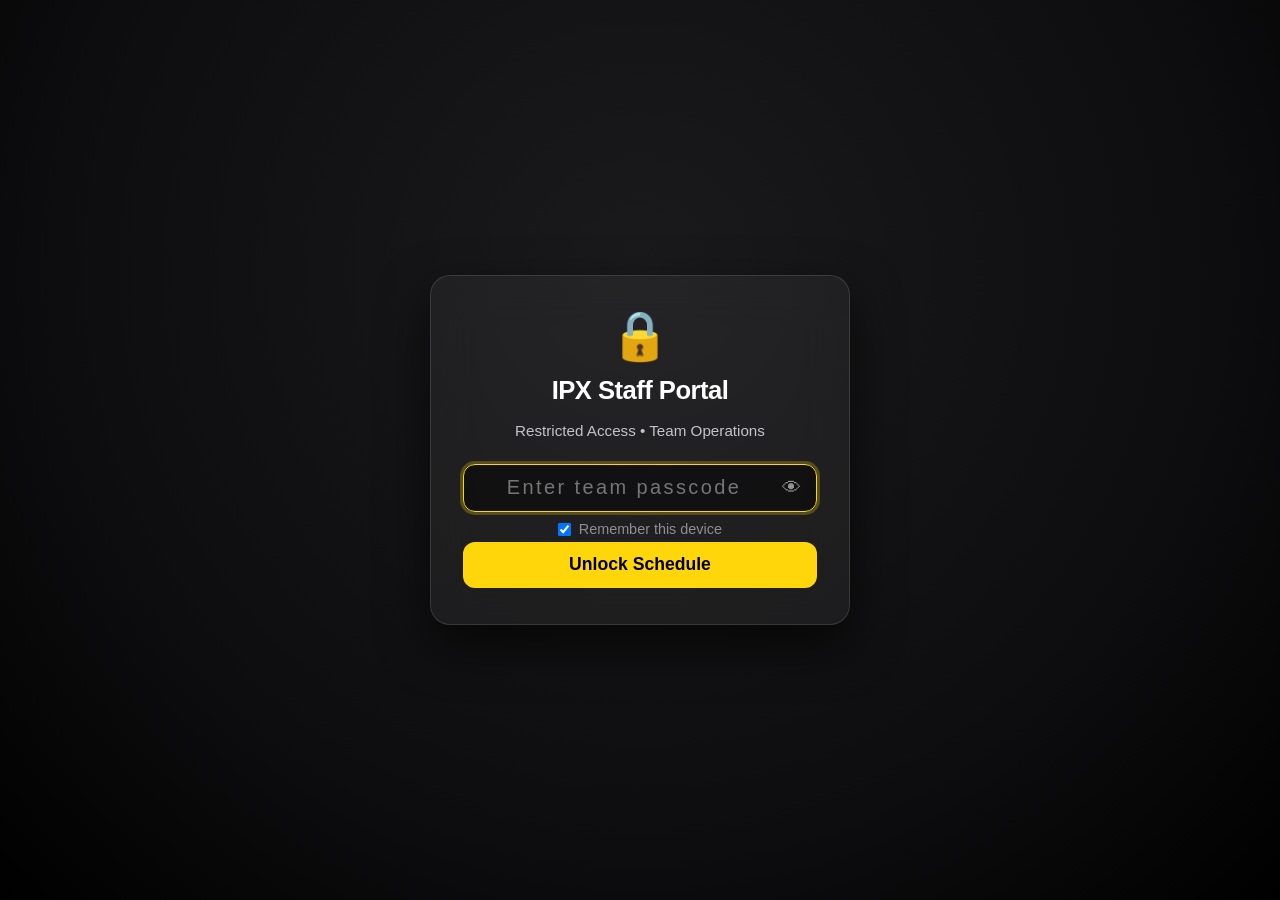
<file: schedule.html>
<!DOCTYPE html>
<html lang="en">
<head>
  <meta charset="UTF-8" />
  <meta name="viewport" content="width=device-width, initial-scale=1.0" />
  <meta name="robots" content="noindex, nofollow" />
  <title>Staff Portal &mdash; IPX Operations</title>
  <link rel="stylesheet" href="css/common.css?v=2.2.7" />
  <style>
    body {
      min-height: 100vh;
      display: flex;
      flex-direction: column;
      padding: 1.5vh 2vw;
      background: var(--bg-gradient);
      color: var(--text-main);
      overflow-x: hidden;
    }

    /* Auth Overlay */
    .auth-overlay {
      position: fixed;
      top: 0;
      left: 0;
      width: 100vw;
      height: 100vh;
      background: radial-gradient(circle at 50% 30%, #1a1a1c 0%, #0d0d0f 65%, #000000 100%);
      display: flex;
      align-items: center;
      justify-content: center;
      z-index: 9999;
      padding: 20px;
    }

    .auth-card {
      background: rgba(255, 255, 255, 0.05);
      border: 1px solid rgba(255, 255, 255, 0.12);
      border-radius: 20px;
      padding: 4vh 2.5vw;
      width: 100%;
      max-width: 420px;
      backdrop-filter: blur(24px);
      -webkit-backdrop-filter: blur(24px);
      box-shadow: 0 20px 50px rgba(0, 0, 0, 0.65);
      text-align: center;
      display: flex;
      flex-direction: column;
      gap: 1.8vh;
    }

    .auth-icon {
      font-size: 3rem;
      line-height: 1;
    }

    .auth-title {
      font-size: clamp(1.5rem, 2vw, 2.1rem);
      font-weight: 800;
      color: #ffffff;
      letter-spacing: -0.02em;
      margin: 0;
    }

    .auth-subtitle {
      font-size: 0.95rem;
      color: var(--text-sub);
      opacity: 0.8;
      margin: 0;
    }

    .auth-input-group {
      position: relative;
      display: flex;
      align-items: center;
      margin-top: 1vh;
    }

    .auth-input {
      width: 100%;
      background: rgba(0, 0, 0, 0.45);
      border: 1px solid rgba(255, 255, 255, 0.2);
      color: #ffffff;
      font-size: 1.25rem;
      padding: 1.3vh 48px 1.3vh 16px;
      border-radius: 12px;
      outline: none;
      transition: all 0.2s ease;
      text-align: center;
      letter-spacing: 0.12em;
    }

    .auth-input:focus {
      border-color: var(--theme-accent);
      box-shadow: 0 0 0 3px rgba(255, 214, 10, 0.25);
    }

    .btn-toggle-vis {
      position: absolute;
      right: 12px;
      background: transparent;
      border: none;
      color: rgba(255, 255, 255, 0.55);
      cursor: pointer;
      font-size: 1.2rem;
      padding: 4px;
    }

    .btn-toggle-vis:hover {
      color: #ffffff;
    }

    .auth-error {
      color: #ff453a;
      font-size: 0.9rem;
      font-weight: 600;
      background: rgba(255, 69, 58, 0.12);
      border: 1px solid rgba(255, 69, 58, 0.3);
      border-radius: 8px;
      padding: 0.8vh 1vw;
    }

    .auth-remember {
      display: flex;
      align-items: center;
      justify-content: center;
      font-size: 0.9rem;
      color: var(--text-muted);
      cursor: pointer;
      user-select: none;
    }

    .auth-remember label {
      display: inline-flex;
      align-items: center;
      gap: 0.6vw;
      cursor: pointer;
    }

    .btn-unlock {
      background: var(--theme-accent);
      color: #000000;
      font-size: 1.1rem;
      font-weight: 700;
      border: none;
      border-radius: 12px;
      padding: 1.4vh 1.5vw;
      cursor: pointer;
      transition: all 0.2s ease;
      margin-top: 0.5vh;
    }

    .btn-unlock:hover {
      background: #ffe14d;
      transform: translateY(-1px);
      box-shadow: 0 6px 20px rgba(255, 214, 10, 0.35);
    }

    /* Protected Content Layout */
    #schedule-content {
      display: flex;
      flex-direction: column;
      flex: 1;
    }

    header {
      display: flex;
      justify-content: space-between;
      align-items: center;
      padding-bottom: 1.5vh;
      border-bottom: 1px solid var(--card-border);
      flex-wrap: wrap;
      gap: 1vh;
    }

    .header-left h1 {
      font-size: clamp(1.4rem, 2vw, 2.3rem);
      font-weight: 800;
      letter-spacing: -0.02em;
      margin: 0;
      white-space: nowrap;
      color: #ffffff;
    }

    .header-badge {
      background: rgba(255, 214, 10, 0.15);
      border: 1px solid rgba(255, 214, 10, 0.4);
      color: var(--theme-accent);
      font-size: clamp(0.85rem, 0.95vw, 1.15rem);
      font-weight: 700;
      padding: 0.4vh 1vw;
      border-radius: 999px;
      letter-spacing: 0.04em;
      text-transform: uppercase;
    }

    .badge-internal {
      background: rgba(255, 69, 58, 0.15) !important;
      border-color: rgba(255, 69, 58, 0.4) !important;
      color: #ff6961 !important;
    }

    /* Compact Integrated Yellow Week Nav Pill */
    .week-pill-badge {
      display: inline-flex;
      align-items: center;
      background: rgba(255, 214, 10, 0.15);
      border: 1px solid rgba(255, 214, 10, 0.45);
      border-radius: 999px;
      padding: 0.2vh 0.4vw;
      gap: 0.2vw;
      transition: all 0.2s ease;
      box-shadow: 0 2px 10px rgba(255, 214, 10, 0.12);
    }

    .week-pill-badge:hover {
      border-color: rgba(255, 214, 10, 0.7);
      background: rgba(255, 214, 10, 0.22);
    }

    .week-arrow-btn {
      background: transparent;
      border: none;
      color: var(--theme-accent);
      font-size: 1.45rem;
      font-weight: 800;
      line-height: 1;
      cursor: pointer;
      padding: 0.2vh 0.6vw;
      border-radius: 999px;
      display: inline-flex;
      align-items: center;
      justify-content: center;
      transition: all 0.15s ease;
    }

    .week-arrow-btn:hover:not(:disabled) {
      background: rgba(255, 214, 10, 0.35);
      color: #ffffff;
      transform: scale(1.15);
    }

    .week-arrow-btn:disabled {
      opacity: 0.25;
      cursor: not-allowed;
      transform: none;
    }

    .week-pill-center {
      position: relative;
      display: inline-flex;
      align-items: center;
      cursor: pointer;
    }

    .week-pill-label {
      color: var(--theme-accent);
      font-size: clamp(0.85rem, 0.95vw, 1.15rem);
      font-weight: 700;
      letter-spacing: 0.03em;
      white-space: nowrap;
      pointer-events: none;
      padding: 0 0.2vw;
    }

    .week-pill-select {
      position: absolute;
      top: 0;
      left: 0;
      width: 100%;
      height: 100%;
      opacity: 0;
      cursor: pointer;
    }

    .header-actions {
      display: flex;
      align-items: center;
      gap: 0.8vw;
    }

    .btn-action {
      background: var(--card-bg);
      border: 1px solid var(--card-border);
      color: var(--text-sub);
      text-decoration: none;
      font-size: clamp(0.85rem, 0.95vw, 1.15rem);
      font-weight: 600;
      padding: 0.6vh 1.2vw;
      border-radius: 8px;
      transition: all 0.2s ease;
      display: inline-flex;
      align-items: center;
      gap: 0.4vw;
      cursor: pointer;
    }

    .btn-action:hover {
      background: rgba(255, 255, 255, 0.12);
      border-color: rgba(255, 255, 255, 0.25);
      color: #ffffff;
      transform: translateY(-1px);
    }

    .main-content {
      flex: 1;
      display: flex;
      flex-direction: column;
      gap: 1.2vh;
      margin-top: 1.2vh;
      min-height: 0;
    }

    /* Stats Overview Grid - Compact */
    .stats-bar {
      display: grid;
      grid-template-columns: repeat(auto-fit, minmax(140px, 1fr));
      gap: 0.8vw;
      flex-shrink: 0;
    }

    .stat-card {
      background: var(--card-bg);
      border: 1px solid var(--card-border);
      border-radius: 10px;
      padding: 0.7vh 0.9vw;
      display: flex;
      align-items: center;
      gap: 0.7vw;
      backdrop-filter: blur(12px);
      -webkit-backdrop-filter: blur(12px);
    }

    .stat-chip {
      width: 10px;
      height: 30px;
      border-radius: 3px;
      flex-shrink: 0;
    }

    .stat-info {
      display: flex;
      flex-direction: column;
      min-width: 0;
    }

    .stat-name {
      font-size: clamp(0.95rem, 1.05vw, 1.25rem);
      font-weight: 700;
      color: #ffffff;
      white-space: nowrap;
      overflow: hidden;
      text-overflow: ellipsis;
    }

    .stat-hours {
      font-size: clamp(0.78rem, 0.85vw, 1.05rem);
      color: var(--text-muted);
      font-weight: 500;
    }

    .stat-hours strong {
      color: var(--theme-accent);
      font-weight: 700;
    }

    /* Chart Container - Auto-resized so bottom 11:30 PM & legend always show */
    .schedule-wrapper {
      background: var(--card-bg);
      border: 1px solid var(--card-border);
      border-radius: 16px;
      padding: 1vh 1vw;
      display: flex;
      flex-direction: column;
      align-items: center;
      justify-content: center;
      backdrop-filter: blur(16px);
      -webkit-backdrop-filter: blur(16px);
      box-shadow: 0 12px 32px rgba(0, 0, 0, 0.35);
      overflow: hidden;
      flex: 1;
      min-height: 0;
    }

    .schedule-img-container {
      width: 100%;
      height: 100%;
      display: flex;
      align-items: center;
      justify-content: center;
      overflow: hidden;
      text-align: center;
    }

    .schedule-img {
      max-width: 100%;
      max-height: calc(100vh - 195px); /* Entire image always fits; bottom 11:30 PM & legend always visible */
      width: auto;
      height: auto;
      object-fit: contain;
      display: block;
      border-radius: 8px;
      box-shadow: 0 4px 20px rgba(0, 0, 0, 0.2);
    }

    footer {
      display: flex;
      justify-content: space-between;
      align-items: center;
      font-size: clamp(0.8rem, 0.85vw, 1.05rem);
      color: var(--text-muted);
      padding-top: 1.2vh;
      border-top: 1px solid rgba(255, 255, 255, 0.08);
      margin-top: 1.2vh;
      flex-wrap: wrap;
      gap: 1vh;
      flex-shrink: 0;
    }

    .footer-left {
      display: flex;
      align-items: center;
      gap: 0.8vw;
    }

    @keyframes shake {
      0%, 100% { transform: translateX(0); }
      20%, 60% { transform: translateX(-8px); }
      40%, 80% { transform: translateX(8px); }
    }

    .shake {
      animation: shake 0.35s ease-in-out;
    }

    @media (max-width: 768px) {
      .schedule-wrapper {
        max-height: none;
        overflow-x: auto;
      }
      .schedule-img {
        max-height: none;
        min-width: 850px;
      }
    }
  </style>
</head>
<body class="page-schedule theme-apple">

  <!-- Lock / Authentication Overlay -->
  <div id="auth-overlay" class="auth-overlay">
    <div class="auth-card">
      <div class="auth-icon">&#x1F512;</div>
      <h2 class="auth-title">IPX Staff Portal</h2>
      <p class="auth-subtitle">Restricted Access &bull; Team Operations</p>
      <form id="auth-form" onsubmit="handleAuthSubmit(event)">
        <div class="auth-input-group">
          <input
            type="password"
            id="passcode-input"
            class="auth-input"
            placeholder="Enter team passcode"
            autocomplete="current-password"
            required
          />
          <button type="button" class="btn-toggle-vis" onclick="togglePasscodeVis()" title="Show/Hide">&#x1F441;</button>
        </div>
        <div id="auth-error" class="auth-error" style="display: none;">Incorrect passcode. Please try again.</div>
        <div class="auth-remember" style="margin-top: 1vh;">
          <label>
            <input type="checkbox" id="remember-me" checked />
            <span>Remember this device</span>
          </label>
        </div>
        <button type="submit" class="btn-unlock" style="width: 100%;">Unlock Schedule</button>
      </form>
    </div>
  </div>

  <!-- Protected Schedule Content -->
  <div id="schedule-content" style="display: none;">
    <header>
      <div class="header-left">
        <h1 id="header-title" style="white-space: nowrap; margin: 0; font-size: clamp(1.4rem, 2vw, 2.3rem); font-weight: 800; letter-spacing: -0.02em;">
          IPX Staff Schedule
        </h1>
        <div class="week-pill-badge">
          <button id="btn-prev-week" class="week-arrow-btn" onclick="stepWeek(-1)" title="Previous Week">&#x2039;</button>
          <div class="week-pill-center" title="Click to choose a week">
            <span id="active-week-badge" class="week-pill-label">--</span>
            <select id="week-dropdown" class="week-pill-select" onchange="onWeekDropdownChange(this.value)"></select>
          </div>
          <button id="btn-next-week" class="week-arrow-btn" onclick="stepWeek(1)" title="Next Week">&#x203A;</button>
        </div>
        <span class="header-badge badge-internal">Internal Only</span>
      </div>

      <div class="header-actions">
        <button type="button" class="btn-action" onclick="lockSchedule()" title="Lock Screen">
          <span>&#x1F512;</span> Lock
        </button>
        <a id="btn-full-size" href="team_schedule_gantt.png" target="_blank" class="btn-action" title="View Full Resolution">
          <span>&#x2922;</span> Full Size
        </a>
        <a id="btn-download" href="team_schedule_gantt.png" download="IPX_Team_Schedule.png" class="btn-action" title="Download Image">
          <span>&#x21E9;</span> Download
        </a>
        <a href="https://ipxbk.com" class="btn-action" title="Go to Public Court Display">
          <span>&#x2190;</span> Court Display
        </a>
      </div>
    </header>

    <main class="main-content">
      <!-- Dynamic Stats Grid -->
      <section id="stats-container" class="stats-bar"></section>

      <!-- Dynamic Schedule Chart -->
      <section class="schedule-wrapper">
        <div class="schedule-img-container">
          <img
            id="schedule-chart"
            alt="IPX Team Staff Schedule"
            class="schedule-img"
          />
        </div>
      </section>
    </main>

    <footer>
      <div class="footer-left">
        <span>IPX Staff Operations System</span>
        <span>&bull;</span>
        <span id="sync-indicator">Auto-refreshed</span>
      </div>
      <div class="footer-right">
        <span id="host-url-display">staff.ipxbk.com</span>
      </div>
    </footer>
  </div>

  <script>
    const SCHEDULE_DATA = {
  "current_week": "2026-11-23",
  "weeks": {
    "2026-10-19": {
      "week_id": "2026-10-19",
      "label": "Oct 19 - Oct 25, 2026",
      "start_date": "2026-10-19",
      "end_date": "2026-10-25",
      "title": "Team Schedule \u2014 Week of October 19, 2026 to October 25, 2026",
      "image": "schedules/schedule_2026-10-19.png",
      "days": [
        "Mon 19",
        "Tue 20",
        "Wed 21",
        "Thu 22",
        "Fri 23",
        "Sat 24",
        "Sun 25"
      ],
      "people": [
        "Carlos",
        "Carl",
        "Kadeem",
        "Nicole",
        "Johnpaul"
      ],
      "palette": {
        "Carlos": "#1E5F8A",
        "Carl": "#D96B27",
        "Kadeem": "#2E7D32",
        "Nicole": "#7B1FA2",
        "Johnpaul": "#C2185B"
      },
      "total_hours": 111.5,
      "total_shifts": 18,
      "stats": {
        "Carlos": {
          "hours": 40.0,
          "shifts": 5,
          "color": "#1E5F8A"
        },
        "Johnpaul": {
          "hours": 22.5,
          "shifts": 5,
          "color": "#C2185B"
        },
        "Carl": {
          "hours": 19.0,
          "shifts": 2,
          "color": "#D96B27"
        },
        "Kadeem": {
          "hours": 14.5,
          "shifts": 3,
          "color": "#2E7D32"
        },
        "Nicole": {
          "hours": 15.5,
          "shifts": 3,
          "color": "#7B1FA2"
        }
      },
      "shifts": [
        {
          "name": "Carlos",
          "day": 0,
          "start": 16.0,
          "end": 23.0,
          "label": "4:00 PM - 11:00 PM"
        },
        {
          "name": "Johnpaul",
          "day": 0,
          "start": 9.0,
          "end": 13.5,
          "label": "9:00 AM - 1:30 PM"
        },
        {
          "name": "Johnpaul",
          "day": 0,
          "start": 18.5,
          "end": 23.0,
          "label": "6:30 PM - 11:00 PM"
        },
        {
          "name": "Carlos",
          "day": 1,
          "start": 11.0,
          "end": 19.0,
          "label": "11:00 AM - 7:00 PM"
        },
        {
          "name": "Carl",
          "day": 1,
          "start": 13.5,
          "end": 23.0,
          "label": "1:30 PM - 11:00 PM"
        },
        {
          "name": "Kadeem",
          "day": 1,
          "start": 18.0,
          "end": 22.0,
          "label": "6:00 PM - 10:00 PM"
        },
        {
          "name": "Johnpaul",
          "day": 1,
          "start": 9.0,
          "end": 13.5,
          "label": "9:00 AM - 1:30 PM"
        },
        {
          "name": "Carl",
          "day": 2,
          "start": 13.5,
          "end": 23.0,
          "label": "1:30 PM - 11:00 PM"
        },
        {
          "name": "Nicole",
          "day": 2,
          "start": 18.0,
          "end": 22.0,
          "label": "6:00 PM - 10:00 PM"
        },
        {
          "name": "Johnpaul",
          "day": 2,
          "start": 9.0,
          "end": 13.5,
          "label": "9:00 AM - 1:30 PM"
        },
        {
          "name": "Carlos",
          "day": 3,
          "start": 14.0,
          "end": 22.0,
          "label": "2:00 PM - 10:00 PM"
        },
        {
          "name": "Kadeem",
          "day": 3,
          "start": 18.0,
          "end": 22.0,
          "label": "6:00 PM - 10:00 PM"
        },
        {
          "name": "Nicole",
          "day": 4,
          "start": 18.0,
          "end": 23.0,
          "label": "6:00 PM - 11:00 PM"
        },
        {
          "name": "Johnpaul",
          "day": 4,
          "start": 18.5,
          "end": 23.0,
          "label": "6:30 PM - 11:00 PM"
        },
        {
          "name": "Carlos",
          "day": 5,
          "start": 11.0,
          "end": 19.0,
          "label": "11:00 AM - 7:00 PM"
        },
        {
          "name": "Kadeem",
          "day": 5,
          "start": 9.0,
          "end": 15.5,
          "label": "9:00 AM - 3:30 PM"
        },
        {
          "name": "Carlos",
          "day": 6,
          "start": 13.0,
          "end": 22.0,
          "label": "1:00 PM - 10:00 PM"
        },
        {
          "name": "Nicole",
          "day": 6,
          "start": 9.0,
          "end": 15.5,
          "label": "9:00 AM - 3:30 PM"
        }
      ]
    },
    "2026-10-26": {
      "week_id": "2026-10-26",
      "label": "Oct 26 - Nov 01, 2026",
      "title": "Team Schedule \u2014 Week of October 26, 2026 to November 01, 2026",
      "image": "schedules/schedule_2026-10-26.png",
      "days": [
        "Mon 26",
        "Tue 27",
        "Wed 28",
        "Thu 29",
        "Fri 30",
        "Sat 31",
        "Sun 1"
      ],
      "people": [
        "Carl",
        "Carlos",
        "Johnpaul",
        "Kadeem",
        "Nicole",
        "Richard"
      ],
      "palette": {
        "Carlos": "#1E5F8A",
        "Carl": "#D96B27",
        "Kadeem": "#2E7D32",
        "Nicole": "#7B1FA2",
        "Johnpaul": "#C2185B",
        "Richard": "#0284C7",
        "Will": "#0D9488",
        "Alex": "#E11D48",
        "Sam": "#4F46E5",
        "Jordan": "#D97706",
        "Chris": "#059669"
      },
      "total_hours": 161.0,
      "total_shifts": 26,
      "stats": {
        "Carlos": {
          "hours": 40.5,
          "shifts": 6,
          "color": "#1E5F8A"
        },
        "Carl": {
          "hours": 33.0,
          "shifts": 4,
          "color": "#D96B27"
        },
        "Richard": {
          "hours": 31.0,
          "shifts": 4,
          "color": "#0284C7"
        },
        "Kadeem": {
          "hours": 15.0,
          "shifts": 3,
          "color": "#2E7D32"
        },
        "Nicole": {
          "hours": 18.5,
          "shifts": 4,
          "color": "#7B1FA2"
        },
        "Johnpaul": {
          "hours": 23.0,
          "shifts": 5,
          "color": "#C2185B"
        }
      },
      "shifts": [
        {
          "name": "Carlos",
          "day": 0,
          "start": 15.5,
          "end": 23.0,
          "label": "3:30 PM - 11:00 PM"
        },
        {
          "name": "Carlos",
          "day": 1,
          "start": 15.5,
          "end": 22.5,
          "label": "3:30 PM - 10:30 PM"
        },
        {
          "name": "Carlos",
          "day": 2,
          "start": 10.0,
          "end": 17.5,
          "label": "10:00 AM - 5:30 PM"
        },
        {
          "name": "Carlos",
          "day": 3,
          "start": 12.0,
          "end": 20.0,
          "label": "12:00 PM - 8:00 PM"
        },
        {
          "name": "Carlos",
          "day": 5,
          "start": 12.0,
          "end": 18.0,
          "label": "12:00 PM - 6:00 PM"
        },
        {
          "name": "Carlos",
          "day": 6,
          "start": 15.5,
          "end": 20.0,
          "label": "3:30 PM - 8:00 PM"
        },
        {
          "name": "Carl",
          "day": 1,
          "start": 13.5,
          "end": 20.5,
          "label": "1:30 PM - 8:30 PM"
        },
        {
          "name": "Carl",
          "day": 2,
          "start": 13.5,
          "end": 20.5,
          "label": "1:30 PM - 8:30 PM"
        },
        {
          "name": "Carl",
          "day": 3,
          "start": 13.5,
          "end": 23.0,
          "label": "1:30 PM - 11:00 PM"
        },
        {
          "name": "Carl",
          "day": 4,
          "start": 13.5,
          "end": 23.0,
          "label": "1:30 PM - 11:00 PM"
        },
        {
          "name": "Richard",
          "day": 1,
          "start": 11.0,
          "end": 19.0,
          "label": "11:00 AM - 7:00 PM"
        },
        {
          "name": "Richard",
          "day": 2,
          "start": 11.0,
          "end": 19.0,
          "label": "11:00 AM - 7:00 PM"
        },
        {
          "name": "Richard",
          "day": 4,
          "start": 11.0,
          "end": 19.0,
          "label": "11:00 AM - 7:00 PM"
        },
        {
          "name": "Richard",
          "day": 5,
          "start": 9.0,
          "end": 16.0,
          "label": "9:00 AM - 4:00 PM"
        },
        {
          "name": "Kadeem",
          "day": 1,
          "start": 18.0,
          "end": 22.0,
          "label": "6:00 PM - 10:00 PM"
        },
        {
          "name": "Kadeem",
          "day": 3,
          "start": 18.0,
          "end": 22.0,
          "label": "6:00 PM - 10:00 PM"
        },
        {
          "name": "Kadeem",
          "day": 5,
          "start": 9.0,
          "end": 16.0,
          "label": "9:00 AM - 4:00 PM"
        },
        {
          "name": "Nicole",
          "day": 2,
          "start": 18.0,
          "end": 22.0,
          "label": "6:00 PM - 10:00 PM"
        },
        {
          "name": "Nicole",
          "day": 4,
          "start": 18.0,
          "end": 22.0,
          "label": "6:00 PM - 10:00 PM"
        },
        {
          "name": "Nicole",
          "day": 5,
          "start": 18.0,
          "end": 22.0,
          "label": "6:00 PM - 10:00 PM"
        },
        {
          "name": "Nicole",
          "day": 6,
          "start": 9.0,
          "end": 15.5,
          "label": "9:00 AM - 3:30 PM"
        },
        {
          "name": "Johnpaul",
          "day": 0,
          "start": 9.0,
          "end": 13.0,
          "label": "9:00 AM - 1:00 PM"
        },
        {
          "name": "Johnpaul",
          "day": 0,
          "start": 18.5,
          "end": 22.0,
          "label": "6:30 PM - 10:00 PM"
        },
        {
          "name": "Johnpaul",
          "day": 1,
          "start": 9.0,
          "end": 13.0,
          "label": "9:00 AM - 1:00 PM"
        },
        {
          "name": "Johnpaul",
          "day": 2,
          "start": 9.0,
          "end": 13.0,
          "label": "9:00 AM - 1:00 PM"
        },
        {
          "name": "Johnpaul",
          "day": 6,
          "start": 14.5,
          "end": 22.0,
          "label": "2:30 PM - 10:00 PM"
        }
      ]
    },
    "2026-11-02": {
      "week_id": "2026-11-02",
      "label": "Nov 02 - Nov 08, 2026",
      "title": "Team Schedule \u2014 Week of November 02, 2026 to November 08, 2026",
      "image": "schedules/schedule_2026-11-02.png",
      "days": [
        "Mon 2",
        "Tue 3",
        "Wed 4",
        "Thu 5",
        "Fri 6",
        "Sat 7",
        "Sun 8"
      ],
      "people": [
        "Carl",
        "Carlos",
        "Johnpaul",
        "Kadeem",
        "Nicole",
        "Richard"
      ],
      "palette": {
        "Carlos": "#1E5F8A",
        "Carl": "#D96B27",
        "Kadeem": "#2E7D32",
        "Nicole": "#7B1FA2",
        "Johnpaul": "#C2185B",
        "Richard": "#0284C7",
        "Will": "#0D9488",
        "Alex": "#E11D48",
        "Sam": "#4F46E5",
        "Jordan": "#D97706",
        "Chris": "#059669"
      },
      "total_hours": 143.5,
      "total_shifts": 23,
      "stats": {
        "Carlos": {
          "hours": 1.0,
          "shifts": 1,
          "color": "#1E5F8A"
        },
        "Carl": {
          "hours": 39.0,
          "shifts": 5,
          "color": "#D96B27"
        },
        "Richard": {
          "hours": 39.0,
          "shifts": 5,
          "color": "#0284C7"
        },
        "Kadeem": {
          "hours": 15.0,
          "shifts": 3,
          "color": "#2E7D32"
        },
        "Nicole": {
          "hours": 19.0,
          "shifts": 3,
          "color": "#7B1FA2"
        },
        "Johnpaul": {
          "hours": 30.5,
          "shifts": 6,
          "color": "#C2185B"
        }
      },
      "shifts": [
        {
          "name": "Carlos",
          "day": 0,
          "start": 10.0,
          "end": 11.0,
          "label": "10:00 AM - 11:00 AM"
        },
        {
          "name": "Carl",
          "day": 0,
          "start": 14.5,
          "end": 22.5,
          "label": "2:30 PM - 10:30 PM"
        },
        {
          "name": "Carl",
          "day": 1,
          "start": 13.0,
          "end": 21.5,
          "label": "1:00 PM - 9:30 PM"
        },
        {
          "name": "Carl",
          "day": 2,
          "start": 14.5,
          "end": 23.0,
          "label": "2:30 PM - 11:00 PM"
        },
        {
          "name": "Carl",
          "day": 3,
          "start": 14.5,
          "end": 22.5,
          "label": "2:30 PM - 10:30 PM"
        },
        {
          "name": "Carl",
          "day": 4,
          "start": 17.0,
          "end": 23.0,
          "label": "5:00 PM - 11:00 PM"
        },
        {
          "name": "Richard",
          "day": 0,
          "start": 11.0,
          "end": 19.0,
          "label": "11:00 AM - 7:00 PM"
        },
        {
          "name": "Richard",
          "day": 1,
          "start": 11.0,
          "end": 19.0,
          "label": "11:00 AM - 7:00 PM"
        },
        {
          "name": "Richard",
          "day": 2,
          "start": 11.0,
          "end": 19.0,
          "label": "11:00 AM - 7:00 PM"
        },
        {
          "name": "Richard",
          "day": 4,
          "start": 11.0,
          "end": 19.0,
          "label": "11:00 AM - 7:00 PM"
        },
        {
          "name": "Richard",
          "day": 5,
          "start": 9.0,
          "end": 16.0,
          "label": "9:00 AM - 4:00 PM"
        },
        {
          "name": "Kadeem",
          "day": 1,
          "start": 18.0,
          "end": 22.0,
          "label": "6:00 PM - 10:00 PM"
        },
        {
          "name": "Kadeem",
          "day": 3,
          "start": 18.0,
          "end": 22.0,
          "label": "6:00 PM - 10:00 PM"
        },
        {
          "name": "Kadeem",
          "day": 5,
          "start": 9.0,
          "end": 16.0,
          "label": "9:00 AM - 4:00 PM"
        },
        {
          "name": "Nicole",
          "day": 2,
          "start": 18.0,
          "end": 23.0,
          "label": "6:00 PM - 11:00 PM"
        },
        {
          "name": "Nicole",
          "day": 4,
          "start": 18.0,
          "end": 23.0,
          "label": "6:00 PM - 11:00 PM"
        },
        {
          "name": "Nicole",
          "day": 6,
          "start": 9.0,
          "end": 18.0,
          "label": "9:00 AM - 6:00 PM"
        },
        {
          "name": "Johnpaul",
          "day": 0,
          "start": 9.0,
          "end": 13.0,
          "label": "9:00 AM - 1:00 PM"
        },
        {
          "name": "Johnpaul",
          "day": 0,
          "start": 18.5,
          "end": 23.0,
          "label": "6:30 PM - 11:00 PM"
        },
        {
          "name": "Johnpaul",
          "day": 1,
          "start": 9.0,
          "end": 13.0,
          "label": "9:00 AM - 1:00 PM"
        },
        {
          "name": "Johnpaul",
          "day": 2,
          "start": 9.0,
          "end": 13.0,
          "label": "9:00 AM - 1:00 PM"
        },
        {
          "name": "Johnpaul",
          "day": 5,
          "start": 12.5,
          "end": 19.0,
          "label": "12:30 PM - 7:00 PM"
        },
        {
          "name": "Johnpaul",
          "day": 6,
          "start": 14.5,
          "end": 22.0,
          "label": "2:30 PM - 10:00 PM"
        }
      ]
    },
    "2026-11-09": {
      "week_id": "2026-11-09",
      "label": "Nov 09 - Nov 15, 2026",
      "title": "Team Schedule \u2014 Week of November 09, 2026 to November 15, 2026",
      "image": "schedules/schedule_2026-11-09.png",
      "days": [
        "Mon 9",
        "Tue 10",
        "Wed 11",
        "Thu 12",
        "Fri 13",
        "Sat 14",
        "Sun 15"
      ],
      "people": [
        "Ashanti",
        "Carl",
        "Johnpaul",
        "Kadeem",
        "Nicole",
        "Richard"
      ],
      "palette": {
        "Carlos": "#1E5F8A",
        "Carl": "#D96B27",
        "Kadeem": "#2E7D32",
        "Nicole": "#7B1FA2",
        "Johnpaul": "#C2185B",
        "Richard": "#0284C7",
        "Will": "#0D9488",
        "Alex": "#E11D48",
        "Sam": "#4F46E5",
        "Jordan": "#D97706",
        "Chris": "#059669",
        "Ashanti": "#0D9488"
      },
      "total_hours": 155.5,
      "total_shifts": 24,
      "stats": {
        "Johnpaul": {
          "hours": 16.0,
          "shifts": 4,
          "color": "#C2185B"
        },
        "Nicole": {
          "hours": 27.5,
          "shifts": 4,
          "color": "#7B1FA2"
        },
        "Kadeem": {
          "hours": 15.0,
          "shifts": 3,
          "color": "#2E7D32"
        },
        "Richard": {
          "hours": 39.0,
          "shifts": 5,
          "color": "#0284C7"
        },
        "Ashanti": {
          "hours": 20.0,
          "shifts": 3,
          "color": "#0D9488"
        },
        "Carl": {
          "hours": 38.0,
          "shifts": 5,
          "color": "#D96B27"
        }
      },
      "shifts": [
        {
          "name": "Johnpaul",
          "day": 0,
          "start": 9.0,
          "end": 13.0,
          "label": "9:00 AM - 1:00 PM"
        },
        {
          "name": "Johnpaul",
          "day": 0,
          "start": 18.5,
          "end": 22.5,
          "label": "6:30 PM - 10:30 PM"
        },
        {
          "name": "Johnpaul",
          "day": 1,
          "start": 9.0,
          "end": 13.0,
          "label": "9:00 AM - 1:00 PM"
        },
        {
          "name": "Johnpaul",
          "day": 2,
          "start": 9.0,
          "end": 13.0,
          "label": "9:00 AM - 1:00 PM"
        },
        {
          "name": "Nicole",
          "day": 2,
          "start": 18.0,
          "end": 22.0,
          "label": "6:00 PM - 10:00 PM"
        },
        {
          "name": "Nicole",
          "day": 4,
          "start": 18.0,
          "end": 22.0,
          "label": "6:00 PM - 10:00 PM"
        },
        {
          "name": "Nicole",
          "day": 5,
          "start": 15.0,
          "end": 23.0,
          "label": "3:00 PM - 11:00 PM"
        },
        {
          "name": "Nicole",
          "day": 6,
          "start": 8.5,
          "end": 20.0,
          "label": "8:30 AM - 8:00 PM"
        },
        {
          "name": "Kadeem",
          "day": 1,
          "start": 18.0,
          "end": 22.0,
          "label": "6:00 PM - 10:00 PM"
        },
        {
          "name": "Kadeem",
          "day": 3,
          "start": 18.0,
          "end": 22.0,
          "label": "6:00 PM - 10:00 PM"
        },
        {
          "name": "Kadeem",
          "day": 5,
          "start": 9.0,
          "end": 16.0,
          "label": "9:00 AM - 4:00 PM"
        },
        {
          "name": "Richard",
          "day": 0,
          "start": 11.0,
          "end": 19.0,
          "label": "11:00 AM - 7:00 PM"
        },
        {
          "name": "Richard",
          "day": 1,
          "start": 11.0,
          "end": 19.0,
          "label": "11:00 AM - 7:00 PM"
        },
        {
          "name": "Richard",
          "day": 2,
          "start": 11.0,
          "end": 19.0,
          "label": "11:00 AM - 7:00 PM"
        },
        {
          "name": "Richard",
          "day": 4,
          "start": 11.0,
          "end": 19.0,
          "label": "11:00 AM - 7:00 PM"
        },
        {
          "name": "Richard",
          "day": 5,
          "start": 9.0,
          "end": 16.0,
          "label": "9:00 AM - 4:00 PM"
        },
        {
          "name": "Ashanti",
          "day": 0,
          "start": 14.0,
          "end": 22.0,
          "label": "2:00 PM - 10:00 PM"
        },
        {
          "name": "Ashanti",
          "day": 5,
          "start": 10.0,
          "end": 16.0,
          "label": "10:00 AM - 4:00 PM"
        },
        {
          "name": "Ashanti",
          "day": 6,
          "start": 10.0,
          "end": 16.0,
          "label": "10:00 AM - 4:00 PM"
        },
        {
          "name": "Carl",
          "day": 0,
          "start": 13.5,
          "end": 21.5,
          "label": "1:30 PM - 9:30 PM"
        },
        {
          "name": "Carl",
          "day": 1,
          "start": 14.5,
          "end": 22.5,
          "label": "2:30 PM - 10:30 PM"
        },
        {
          "name": "Carl",
          "day": 2,
          "start": 15.0,
          "end": 22.5,
          "label": "3:00 PM - 10:30 PM"
        },
        {
          "name": "Carl",
          "day": 3,
          "start": 15.0,
          "end": 22.5,
          "label": "3:00 PM - 10:30 PM"
        },
        {
          "name": "Carl",
          "day": 4,
          "start": 13.0,
          "end": 20.0,
          "label": "1:00 PM - 8:00 PM"
        }
      ]
    },
    "2026-11-16": {
      "week_id": "2026-11-16",
      "label": "Nov 16 - Nov 22, 2026",
      "title": "Team Schedule \u2014 Week of November 16, 2026 to November 22, 2026",
      "image": "schedules/schedule_2026-11-16.png",
      "days": [
        "Mon 16",
        "Tue 17",
        "Wed 18",
        "Thu 19",
        "Fri 20",
        "Sat 21",
        "Sun 22"
      ],
      "people": [
        "Ashanti",
        "Carl",
        "Johnpaul",
        "Kadeem",
        "Nicole",
        "Richard"
      ],
      "palette": {
        "Carlos": "#1E5F8A",
        "Carl": "#D96B27",
        "Kadeem": "#2E7D32",
        "Nicole": "#7B1FA2",
        "Johnpaul": "#C2185B",
        "Richard": "#0284C7",
        "Will": "#0D9488",
        "Alex": "#E11D48",
        "Sam": "#4F46E5",
        "Jordan": "#D97706",
        "Chris": "#059669",
        "Ashanti": "#0D9488"
      },
      "total_hours": 175.0,
      "total_shifts": 26,
      "stats": {
        "Carl": {
          "hours": 38.0,
          "shifts": 5,
          "color": "#D96B27"
        },
        "Ashanti": {
          "hours": 32.0,
          "shifts": 4,
          "color": "#0D9488"
        },
        "Richard": {
          "hours": 39.0,
          "shifts": 5,
          "color": "#0284C7"
        },
        "Kadeem": {
          "hours": 15.0,
          "shifts": 3,
          "color": "#2E7D32"
        },
        "Nicole": {
          "hours": 27.5,
          "shifts": 4,
          "color": "#7B1FA2"
        },
        "Johnpaul": {
          "hours": 23.5,
          "shifts": 5,
          "color": "#C2185B"
        }
      },
      "shifts": [
        {
          "name": "Carl",
          "day": 0,
          "start": 13.5,
          "end": 21.5,
          "label": "1:30 PM - 9:30 PM"
        },
        {
          "name": "Carl",
          "day": 1,
          "start": 14.5,
          "end": 22.5,
          "label": "2:30 PM - 10:30 PM"
        },
        {
          "name": "Carl",
          "day": 2,
          "start": 15.0,
          "end": 22.5,
          "label": "3:00 PM - 10:30 PM"
        },
        {
          "name": "Carl",
          "day": 3,
          "start": 15.0,
          "end": 22.5,
          "label": "3:00 PM - 10:30 PM"
        },
        {
          "name": "Carl",
          "day": 4,
          "start": 14.5,
          "end": 21.5,
          "label": "2:30 PM - 9:30 PM"
        },
        {
          "name": "Ashanti",
          "day": 2,
          "start": 10.0,
          "end": 18.0,
          "label": "10:00 AM - 6:00 PM"
        },
        {
          "name": "Ashanti",
          "day": 4,
          "start": 10.0,
          "end": 18.0,
          "label": "10:00 AM - 6:00 PM"
        },
        {
          "name": "Ashanti",
          "day": 5,
          "start": 10.0,
          "end": 18.0,
          "label": "10:00 AM - 6:00 PM"
        },
        {
          "name": "Ashanti",
          "day": 6,
          "start": 10.0,
          "end": 18.0,
          "label": "10:00 AM - 6:00 PM"
        },
        {
          "name": "Richard",
          "day": 0,
          "start": 11.0,
          "end": 19.0,
          "label": "11:00 AM - 7:00 PM"
        },
        {
          "name": "Richard",
          "day": 1,
          "start": 11.0,
          "end": 19.0,
          "label": "11:00 AM - 7:00 PM"
        },
        {
          "name": "Richard",
          "day": 2,
          "start": 11.0,
          "end": 19.0,
          "label": "11:00 AM - 7:00 PM"
        },
        {
          "name": "Richard",
          "day": 4,
          "start": 11.0,
          "end": 19.0,
          "label": "11:00 AM - 7:00 PM"
        },
        {
          "name": "Richard",
          "day": 5,
          "start": 9.0,
          "end": 16.0,
          "label": "9:00 AM - 4:00 PM"
        },
        {
          "name": "Kadeem",
          "day": 1,
          "start": 18.0,
          "end": 22.0,
          "label": "6:00 PM - 10:00 PM"
        },
        {
          "name": "Kadeem",
          "day": 3,
          "start": 18.0,
          "end": 22.0,
          "label": "6:00 PM - 10:00 PM"
        },
        {
          "name": "Kadeem",
          "day": 5,
          "start": 9.0,
          "end": 16.0,
          "label": "9:00 AM - 4:00 PM"
        },
        {
          "name": "Nicole",
          "day": 2,
          "start": 18.0,
          "end": 22.0,
          "label": "6:00 PM - 10:00 PM"
        },
        {
          "name": "Nicole",
          "day": 4,
          "start": 18.0,
          "end": 22.0,
          "label": "6:00 PM - 10:00 PM"
        },
        {
          "name": "Nicole",
          "day": 5,
          "start": 15.0,
          "end": 23.0,
          "label": "3:00 PM - 11:00 PM"
        },
        {
          "name": "Nicole",
          "day": 6,
          "start": 8.5,
          "end": 20.0,
          "label": "8:30 AM - 8:00 PM"
        },
        {
          "name": "Johnpaul",
          "day": 0,
          "start": 9.0,
          "end": 13.0,
          "label": "9:00 AM - 1:00 PM"
        },
        {
          "name": "Johnpaul",
          "day": 0,
          "start": 18.5,
          "end": 22.5,
          "label": "6:30 PM - 10:30 PM"
        },
        {
          "name": "Johnpaul",
          "day": 1,
          "start": 9.0,
          "end": 13.0,
          "label": "9:00 AM - 1:00 PM"
        },
        {
          "name": "Johnpaul",
          "day": 2,
          "start": 9.0,
          "end": 13.0,
          "label": "9:00 AM - 1:00 PM"
        },
        {
          "name": "Johnpaul",
          "day": 6,
          "start": 15.0,
          "end": 22.5,
          "label": "3:00 PM - 10:30 PM"
        }
      ]
    },
    "2026-11-23": {
      "week_id": "2026-11-23",
      "label": "Nov 23 - Nov 29, 2026",
      "title": "Team Schedule \u2014 Week of November 23, 2026 to November 29, 2026",
      "image": "schedules/schedule_2026-11-23.png",
      "days": [
        "Mon 23",
        "Tue 24",
        "Wed 25",
        "Thu 26",
        "Fri 27",
        "Sat 28",
        "Sun 29"
      ],
      "people": [
        "Ashanti",
        "Carl",
        "Johnpaul",
        "Kadeem",
        "Nicole",
        "Richard"
      ],
      "palette": {
        "Carlos": "#1E5F8A",
        "Carl": "#D96B27",
        "Kadeem": "#2E7D32",
        "Nicole": "#7B1FA2",
        "Johnpaul": "#C2185B",
        "Richard": "#0284C7",
        "Will": "#0D9488",
        "Alex": "#E11D48",
        "Sam": "#4F46E5",
        "Jordan": "#D97706",
        "Chris": "#059669",
        "Ashanti": "#0D9488"
      },
      "total_hours": 156.5,
      "total_shifts": 24,
      "stats": {
        "Carl": {
          "hours": 23.5,
          "shifts": 3,
          "color": "#D96B27"
        },
        "Ashanti": {
          "hours": 28.0,
          "shifts": 4,
          "color": "#0D9488"
        },
        "Richard": {
          "hours": 39.0,
          "shifts": 5,
          "color": "#0284C7"
        },
        "Kadeem": {
          "hours": 11.0,
          "shifts": 2,
          "color": "#2E7D32"
        },
        "Nicole": {
          "hours": 31.5,
          "shifts": 5,
          "color": "#7B1FA2"
        },
        "Johnpaul": {
          "hours": 23.5,
          "shifts": 5,
          "color": "#C2185B"
        }
      },
      "shifts": [
        {
          "name": "Carl",
          "day": 0,
          "start": 13.5,
          "end": 21.5,
          "label": "1:30 PM - 9:30 PM"
        },
        {
          "name": "Carl",
          "day": 1,
          "start": 14.5,
          "end": 22.5,
          "label": "2:30 PM - 10:30 PM"
        },
        {
          "name": "Carl",
          "day": 2,
          "start": 15.0,
          "end": 22.5,
          "label": "3:00 PM - 10:30 PM"
        },
        {
          "name": "Ashanti",
          "day": 0,
          "start": 14.0,
          "end": 22.0,
          "label": "2:00 PM - 10:00 PM"
        },
        {
          "name": "Ashanti",
          "day": 2,
          "start": 10.0,
          "end": 18.0,
          "label": "10:00 AM - 6:00 PM"
        },
        {
          "name": "Ashanti",
          "day": 5,
          "start": 10.0,
          "end": 16.0,
          "label": "10:00 AM - 4:00 PM"
        },
        {
          "name": "Ashanti",
          "day": 6,
          "start": 10.0,
          "end": 16.0,
          "label": "10:00 AM - 4:00 PM"
        },
        {
          "name": "Richard",
          "day": 0,
          "start": 11.0,
          "end": 19.0,
          "label": "11:00 AM - 7:00 PM"
        },
        {
          "name": "Richard",
          "day": 1,
          "start": 11.0,
          "end": 19.0,
          "label": "11:00 AM - 7:00 PM"
        },
        {
          "name": "Richard",
          "day": 2,
          "start": 11.0,
          "end": 19.0,
          "label": "11:00 AM - 7:00 PM"
        },
        {
          "name": "Richard",
          "day": 4,
          "start": 11.0,
          "end": 19.0,
          "label": "11:00 AM - 7:00 PM"
        },
        {
          "name": "Richard",
          "day": 5,
          "start": 9.0,
          "end": 16.0,
          "label": "9:00 AM - 4:00 PM"
        },
        {
          "name": "Kadeem",
          "day": 1,
          "start": 18.0,
          "end": 22.0,
          "label": "6:00 PM - 10:00 PM"
        },
        {
          "name": "Kadeem",
          "day": 5,
          "start": 9.0,
          "end": 16.0,
          "label": "9:00 AM - 4:00 PM"
        },
        {
          "name": "Nicole",
          "day": 2,
          "start": 18.0,
          "end": 22.0,
          "label": "6:00 PM - 10:00 PM"
        },
        {
          "name": "Nicole",
          "day": 3,
          "start": 18.0,
          "end": 22.0,
          "label": "6:00 PM - 10:00 PM"
        },
        {
          "name": "Nicole",
          "day": 4,
          "start": 18.0,
          "end": 22.0,
          "label": "6:00 PM - 10:00 PM"
        },
        {
          "name": "Nicole",
          "day": 5,
          "start": 15.0,
          "end": 23.0,
          "label": "3:00 PM - 11:00 PM"
        },
        {
          "name": "Nicole",
          "day": 6,
          "start": 8.5,
          "end": 20.0,
          "label": "8:30 AM - 8:00 PM"
        },
        {
          "name": "Johnpaul",
          "day": 0,
          "start": 9.0,
          "end": 13.0,
          "label": "9:00 AM - 1:00 PM"
        },
        {
          "name": "Johnpaul",
          "day": 0,
          "start": 18.5,
          "end": 22.5,
          "label": "6:30 PM - 10:30 PM"
        },
        {
          "name": "Johnpaul",
          "day": 1,
          "start": 9.0,
          "end": 13.0,
          "label": "9:00 AM - 1:00 PM"
        },
        {
          "name": "Johnpaul",
          "day": 2,
          "start": 9.0,
          "end": 13.0,
          "label": "9:00 AM - 1:00 PM"
        },
        {
          "name": "Johnpaul",
          "day": 6,
          "start": 15.0,
          "end": 22.5,
          "label": "3:00 PM - 10:30 PM"
        }
      ]
    }
  }
};
    const TARGET_HASH = "c55f0253dcb8aa5fccdb111785e5e38158cad6568778efb0d06b46c40e3d781a";
    let activeWeekId = SCHEDULE_DATA.current_week || Object.keys(SCHEDULE_DATA.weeks || {})[0];

    const overlay = document.getElementById('auth-overlay');
    const content = document.getElementById('schedule-content');
    const chartImg = document.getElementById('schedule-chart');
    const errorBox = document.getElementById('auth-error');
    const passInput = document.getElementById('passcode-input');
    const weekDropdown = document.getElementById('week-dropdown');
    const activeBadge = document.getElementById('active-week-badge');
    const statsContainer = document.getElementById('stats-container');
    const btnFullSize = document.getElementById('btn-full-size');
    const btnDownload = document.getElementById('btn-download');
    const btnPrevWeek = document.getElementById('btn-prev-week');
    const btnNextWeek = document.getElementById('btn-next-week');

    async function computeHash(text) {
      const enc = new TextEncoder();
      const data = enc.encode(text.trim().toLowerCase());
      const hash = await crypto.subtle.digest('SHA-256', data);
      return Array.from(new Uint8Array(hash)).map(b => b.toString(16).padStart(2, '0')).join('');
    }

    function getSortedWeekIds() {
      return Object.keys(SCHEDULE_DATA.weeks || {}).sort();
    }

    function populateWeekDropdown() {
      const sortedIds = getSortedWeekIds();
      weekDropdown.innerHTML = '';
      sortedIds.forEach(wId => {
        const opt = document.createElement('option');
        opt.value = wId;
        opt.textContent = SCHEDULE_DATA.weeks[wId].label || wId;
        if (wId === activeWeekId) opt.selected = true;
        weekDropdown.appendChild(opt);
      });
    }

    function renderActiveWeek() {
      const week = SCHEDULE_DATA.weeks[activeWeekId];
      if (!week) return;

      // Update badge and dropdown
      if (activeBadge) activeBadge.textContent = week.label;
      if (weekDropdown) weekDropdown.value = activeWeekId;

      // Update image and action links
      const imgPath = `${week.image}?v=${Date.now()}`;
      chartImg.src = imgPath;
      chartImg.onerror = function() {
        if (this.src && !this.src.includes('team_schedule_gantt.png') && activeWeekId === SCHEDULE_DATA.current_week) {
          this.src = `team_schedule_gantt.png?v=${Date.now()}`;
        }
      };
      chartImg.alt = week.title || `Schedule for ${week.label}`;
      btnFullSize.href = week.image;
      btnDownload.href = week.image;
      btnDownload.download = `IPX_Schedule_${activeWeekId}.png`;

      // Update stats cards
      statsContainer.innerHTML = '';
      const stats = week.stats || {};
      Object.keys(stats).forEach(name => {
        const s = stats[name];
        const card = document.createElement('div');
        card.className = 'stat-card';
        card.innerHTML = `
          <div class="stat-chip" style="background-color: ${s.color};"></div>
          <div class="stat-info">
            <span class="stat-name">${name}</span>
            <span class="stat-hours"><strong>${s.hours.toFixed(1)}h</strong> &bull; ${s.shifts} ${s.shifts === 1 ? 'shift' : 'shifts'}</span>
          </div>
        `;
        statsContainer.appendChild(card);
      });

      // Total team card
      const totalCard = document.createElement('div');
      totalCard.className = 'stat-card';
      totalCard.style.borderColor = 'rgba(255, 214, 10, 0.35)';
      totalCard.style.background = 'rgba(255, 214, 10, 0.05)';
      totalCard.innerHTML = `
        <div class="stat-chip" style="background-color: var(--theme-accent);"></div>
        <div class="stat-info">
          <span class="stat-name" style="color: var(--theme-accent);">Total Team</span>
          <span class="stat-hours"><strong style="color: #ffffff;">${week.total_hours.toFixed(1)}h</strong> &bull; ${week.total_shifts} shifts</span>
        </div>
      `;
      statsContainer.appendChild(totalCard);

      // Update prev/next button disabled state
      const sortedIds = getSortedWeekIds();
      const curIdx = sortedIds.indexOf(activeWeekId);
      btnPrevWeek.disabled = (curIdx <= 0);
      btnNextWeek.disabled = (curIdx === -1 || curIdx >= sortedIds.length - 1);
    }

    function onWeekDropdownChange(newWeekId) {
      if (newWeekId && SCHEDULE_DATA.weeks[newWeekId]) {
        activeWeekId = newWeekId;
        renderActiveWeek();
        updateUrlWeekParam();
      }
    }

    function stepWeek(offset) {
      const sortedIds = getSortedWeekIds();
      const curIdx = sortedIds.indexOf(activeWeekId);
      if (curIdx === -1) return;
      const targetIdx = curIdx + offset;
      if (targetIdx >= 0 && targetIdx < sortedIds.length) {
        activeWeekId = sortedIds[targetIdx];
        renderActiveWeek();
        updateUrlWeekParam();
      }
    }

    function updateUrlWeekParam() {
      const params = new URLSearchParams(window.location.search);
      params.set('w', activeWeekId);
      const cleanUrl = `${window.location.pathname}?${params.toString()}`;
      window.history.replaceState({}, document.title, cleanUrl);
    }

    // Keyboard navigation: Left & Right arrows flip through weeks
    window.addEventListener('keydown', (e) => {
      if (content.style.display !== 'none' && document.activeElement.tagName !== 'INPUT') {
        if (e.key === 'ArrowLeft') stepWeek(-1);
        if (e.key === 'ArrowRight') stepWeek(1);
      }
    });

    function unlockUI() {
      document.cookie = 'ipx_staff_token=' + TARGET_HASH + '; path=/; max-age=31536000; SameSite=Lax';
      overlay.style.display = 'none';
      content.style.display = 'flex';
      populateWeekDropdown();
      renderActiveWeek();
    }

    function showLockUI() {
      content.style.display = 'none';
      overlay.style.display = 'flex';
      chartImg.removeAttribute('src');
      if (errorBox) errorBox.style.display = 'none';
      if (passInput) {
        passInput.value = '';
        passInput.focus();
      }
    }

    function lockSchedule() {
      document.cookie = 'ipx_staff_token=; path=/; max-age=0; SameSite=Lax';
      localStorage.removeItem('ipx_staff_auth');
      showLockUI();
    }

    function togglePasscodeVis() {
      if (passInput) {
        passInput.type = passInput.type === 'password' ? 'text' : 'password';
      }
    }

    async function handleAuthSubmit(e) {
      if (e) e.preventDefault();
      const entered = (passInput ? passInput.value : '').trim();
      if (!entered) return;

      try {
        const hash = await computeHash(entered);
        if (hash === TARGET_HASH) {
          const remember = document.getElementById('remember-me')?.checked;
          if (remember) {
            localStorage.setItem('ipx_staff_auth', TARGET_HASH);
          }
          if (errorBox) errorBox.style.display = 'none';
          unlockUI();
        } else {
          if (errorBox) {
            errorBox.style.display = 'block';
            errorBox.textContent = 'Incorrect passcode. Please try again.';
          }
          passInput.classList.add('shake');
          setTimeout(() => passInput.classList.remove('shake'), 400);
        }
      } catch (err) {
        if (entered.toLowerCase() === 'ipxstaff'.toLowerCase()) {
          localStorage.setItem('ipx_staff_auth', TARGET_HASH);
          unlockUI();
        } else {
          if (errorBox) errorBox.style.display = 'block';
        }
      }
    }

    // Check auth and URL on load
    (async function initAuth() {
      const params = new URLSearchParams(window.location.search);
      const urlWeek = params.get('w') || params.get('week');
      if (urlWeek && SCHEDULE_DATA.weeks[urlWeek]) {
        activeWeekId = urlWeek;
      }

      const urlKey = params.get('pin') || params.get('key') || params.get('pass') || params.get('auth');
      if (urlKey) {
        try {
          const urlHash = await computeHash(urlKey);
          if (urlHash === TARGET_HASH) {
            localStorage.setItem('ipx_staff_auth', TARGET_HASH);
            const p = new URLSearchParams(window.location.search);
            p.delete('pin'); p.delete('key'); p.delete('pass'); p.delete('auth');
            const cleanUrl = window.location.pathname + (p.toString() ? `?${p.toString()}` : '');
            window.history.replaceState({}, document.title, cleanUrl);
            unlockUI();
            return;
          }
        } catch (_) {}
      }

      const saved = localStorage.getItem('ipx_staff_auth');
      if (saved === TARGET_HASH) {
        unlockUI();
      } else {
        showLockUI();
      }

      const hostSpan = document.getElementById('host-url-display');
      if (hostSpan && window.location.host) {
        hostSpan.textContent = window.location.host;
      }
    })();

    setInterval(() => {
      if (content.style.display !== 'none' && chartImg.getAttribute('src')) {
        const curWeek = SCHEDULE_DATA.weeks[activeWeekId];
        if (curWeek) {
          chartImg.src = `${curWeek.image}?v=${Date.now()}`;
        }
      }
    }, 300000);
  </script>
</body>
</html>
</file>
<file: css/common.css>
:root {
  --bg-gradient: radial-gradient(circle at 50% 0%, #1c1c1e 0%, #121214 65%, #000000 100%);
  --card-bg: rgba(255, 255, 255, 0.05);
  --card-border: rgba(255, 255, 255, 0.10);
  --card-border-active: rgba(255, 214, 10, 0.55);

  --theme-accent: #ffd60a;
  --text-main: #ffffff;
  --text-sub: #ebebf5;
  --text-muted: #8e8e93;

  --accent-green: #34c759;
  --accent-green-glow: rgba(52, 199, 89, 0.65);

  --font-stack: -apple-system, BlinkMacSystemFont, "SF Pro Display", "SF Pro Text", "Helvetica Neue", Arial, sans-serif;
}

/* 30 IPX THEMES */
body.theme-tiffany      { --bg-gradient: radial-gradient(circle at 50% 0%, #003b36 0%, #001f1c 65%, #000000 100%); --theme-accent: #81d8d0; --card-border-active: rgba(129, 216, 208, 0.6); }
body.theme-usopen       { --bg-gradient: radial-gradient(circle at 50% 0%, #0b2247 0%, #061329 65%, #000000 100%); --theme-accent: #c6e000; --card-border-active: rgba(198, 224, 0, 0.6); }
body.theme-apple        { --bg-gradient: radial-gradient(circle at 50% 0%, #1c1c1e 0%, #121214 65%, #000000 100%); --theme-accent: #ffd60a; --card-border-active: rgba(255, 214, 10, 0.6); }
body.theme-rolex        { --bg-gradient: radial-gradient(circle at 50% 0%, #002e1b 0%, #00170d 65%, #000000 100%); --theme-accent: #d4af37; --card-border-active: rgba(212, 175, 55, 0.6); }
body.theme-porsche      { --bg-gradient: radial-gradient(circle at 50% 0%, #3a0007 0%, #1a0003 65%, #000000 100%); --theme-accent: #d5001c; --card-border-active: rgba(213, 0, 28, 0.6); }
body.theme-rolandgarros { --bg-gradient: radial-gradient(circle at 50% 0%, #3d1b11 0%, #1f0b05 65%, #000000 100%); --theme-accent: #cb5a2b; --card-border-active: rgba(203, 90, 43, 0.6); }
body.theme-ausopen      { --bg-gradient: radial-gradient(circle at 50% 0%, #003366 0%, #001833 65%, #000000 100%); --theme-accent: #0091df; --card-border-active: rgba(0, 145, 223, 0.6); }
body.theme-vice         { --bg-gradient: radial-gradient(circle at 50% 0%, #2a0845 0%, #110022 65%, #000000 100%); --theme-accent: #ff007f; --card-border-active: rgba(255, 0, 127, 0.6); }
body.theme-gulfracing   { --bg-gradient: radial-gradient(circle at 50% 0%, #1c2e3d 0%, #0b151e 65%, #000000 100%); --theme-accent: #ff7300; --card-border-active: rgba(255, 115, 0, 0.6); }
body.theme-masters      { --bg-gradient: radial-gradient(circle at 50% 0%, #003322 0%, #001a11 65%, #000000 100%); --theme-accent: #006747; --card-border-active: rgba(0, 103, 71, 0.6); }
body.theme-wimbledon    { --bg-gradient: radial-gradient(circle at 50% 0%, #122b18 0%, #07140a 65%, #000000 100%); --theme-accent: #d8b8ff; --card-border-active: rgba(216, 184, 255, 0.6); }
body.theme-monaco       { --bg-gradient: radial-gradient(circle at 50% 0%, #301928 0%, #170912 65%, #000000 100%); --theme-accent: #e6b800; --card-border-active: rgba(230, 184, 0, 0.6); }
body.theme-cyberpunk    { --bg-gradient: radial-gradient(circle at 50% 0%, #051e2e 0%, #000a12 65%, #000000 100%); --theme-accent: #00ffcc; --card-border-active: rgba(0, 255, 204, 0.6); }
body.theme-ferrari      { --bg-gradient: radial-gradient(circle at 50% 0%, #400000 0%, #1a0000 65%, #000000 100%); --theme-accent: #ff2800; --card-border-active: rgba(255, 40, 0, 0.6); }
body.theme-glacier      { --bg-gradient: radial-gradient(circle at 50% 0%, #102636 0%, #06111a 65%, #000000 100%); --theme-accent: #76c7c0; --card-border-active: rgba(118, 199, 192, 0.6); }
body.theme-desertclay   { --bg-gradient: radial-gradient(circle at 50% 0%, #381a10 0%, #190a05 65%, #000000 100%); --theme-accent: #e07a5f; --card-border-active: rgba(224, 122, 95, 0.6); }
body.theme-astonmartin  { --bg-gradient: radial-gradient(circle at 50% 0%, #002824 0%, #001210 65%, #000000 100%); --theme-accent: #cedc00; --card-border-active: rgba(206, 220, 0, 0.6); }
body.theme-solarflare   { --bg-gradient: radial-gradient(circle at 50% 0%, #381800 0%, #190800 65%, #000000 100%); --theme-accent: #ff8c00; --card-border-active: rgba(255, 140, 0, 0.6); }
body.theme-stealth      { --bg-gradient: radial-gradient(circle at 50% 0%, #202024 0%, #101012 65%, #000000 100%); --theme-accent: #90a4ae; --card-border-active: rgba(144, 164, 174, 0.6); }
body.theme-lakers       { --bg-gradient: radial-gradient(circle at 50% 0%, #2d1038 0%, #15001c 65%, #000000 100%); --theme-accent: #fdb927; --card-border-active: rgba(253, 185, 39, 0.6); }
body.theme-yankees      { --bg-gradient: radial-gradient(circle at 50% 0%, #0a1728 0%, #030810 65%, #000000 100%); --theme-accent: #c4ced4; --card-border-active: rgba(196, 206, 212, 0.6); }
body.theme-mets         { --bg-gradient: radial-gradient(circle at 50% 0%, #002047 0%, #000e20 65%, #000000 100%); --theme-accent: #ff5910; --card-border-active: rgba(255, 89, 16, 0.6); }
body.theme-knicks       { --bg-gradient: radial-gradient(circle at 50% 0%, #001f42 0%, #000c1c 65%, #000000 100%); --theme-accent: #f58426; --card-border-active: rgba(245, 132, 38, 0.6); }
body.theme-nets         { --bg-gradient: radial-gradient(circle at 50% 0%, #1f1f1f 0%, #0d0d0d 65%, #000000 100%); --theme-accent: #ffffff; --card-border-active: rgba(255, 255, 255, 0.6); }
body.theme-liberty      { --bg-gradient: radial-gradient(circle at 50% 0%, #002826 0%, #001211 65%, #000000 100%); --theme-accent: #6eceb2; --card-border-active: rgba(110, 206, 178, 0.6); }
body.theme-giants       { --bg-gradient: radial-gradient(circle at 50% 0%, #081d3d 0%, #020b17 65%, #000000 100%); --theme-accent: #ca122d; --card-border-active: rgba(202, 18, 45, 0.6); }
body.theme-jets         { --bg-gradient: radial-gradient(circle at 50% 0%, #092a18 0%, #031209 65%, #000000 100%); --theme-accent: #ffffff; --card-border-active: rgba(255, 255, 255, 0.6); }
body.theme-rangers      { --bg-gradient: radial-gradient(circle at 50% 0%, #00264d 0%, #001021 65%, #000000 100%); --theme-accent: #c8102e; --card-border-active: rgba(200, 16, 46, 0.6); }
body.theme-islanders    { --bg-gradient: radial-gradient(circle at 50% 0%, #002d59 0%, #001429 65%, #000000 100%); --theme-accent: #f47d30; --card-border-active: rgba(244, 125, 48, 0.6); }
body.theme-nycfc        { --bg-gradient: radial-gradient(circle at 50% 0%, #0a1c30 0%, #040c14 65%, #000000 100%); --theme-accent: #6cace4; --card-border-active: rgba(108, 172, 228, 0.6); }

* {
  box-sizing: border-box;
  margin: 0;
  padding: 0;
  font-family: var(--font-stack) !important;
  -webkit-font-smoothing: antialiased;
  -moz-osx-font-smoothing: grayscale;
}

body {
  background: var(--bg-gradient);
  color: var(--text-main);
  width: 100vw;
  height: 100vh;
  overflow: hidden;
  display: flex;
  flex-direction: column;
  padding: 2.2vh 3vw 1.5vh 3vw;
  position: relative;
}

header {
  display: flex;
  justify-content: space-between;
  align-items: baseline;
  border-bottom: 1px solid rgba(255, 255, 255, 0.1);
  padding-bottom: 1.2vh;
  flex-shrink: 0;
  gap: 2vw;
}

.header-left {
  min-width: 0;
  flex: 1;
  display: flex;
  align-items: baseline;
}

.header-left h1 {
  font-size: clamp(2rem, 3vw, 3.6rem);
  font-weight: 700;
  letter-spacing: -0.01em;
  color: var(--text-main);
  line-height: 1;
  white-space: nowrap;
  overflow: hidden;
  text-overflow: ellipsis;
  display: flex;
  align-items: baseline;
}

.header-separator {
  margin: 0 0.55em;
  color: var(--text-muted);
  font-weight: 300;
  opacity: 0.7;
}

.header-window {
  color: var(--theme-accent);
  font-weight: 600;
  margin-left: 0.4em;
}

.header-right {
  display: flex;
  align-items: baseline;
  flex-shrink: 0;
  text-align: right;
}

.clock {
  font-size: clamp(2.8rem, 4.2vw, 4.8rem);
  font-weight: 300;
  color: var(--theme-accent);
  letter-spacing: -0.03em;
  line-height: 1;
  font-variant-numeric: tabular-nums;
  white-space: nowrap;
}

main {
  flex: 1 1 auto;
  min-height: 0;
  display: grid;
  gap: 1.6vh 1.6vw;
  margin-top: 1.4vh;
  overflow: hidden;
}

/* INDEX GRID LAYOUTS */
body.page-index main.count-1 { 
  grid-template-columns: 1fr; 
}
body.page-index main.count-2 { 
  grid-template-columns: 1fr; 
  grid-template-rows: 1fr 1fr; 
}
body.page-index main.count-3 { 
  grid-template-columns: 1fr 1fr; 
  grid-template-rows: 1fr 1fr; 
}
body.page-index main.count-4 { 
  grid-template-columns: 1fr 1fr; 
  grid-template-rows: 1fr 1fr; 
}
body.page-index main.count-5,
body.page-index main.count-6 { 
  grid-template-columns: 1fr 1fr; 
  grid-template-rows: 1fr 1fr 1fr; 
}

/* ROSTERS GRID */
body.page-rosters main.count-1 { grid-template-columns: 1fr 1fr; }
body.page-rosters main.count-2 { grid-template-columns: 1fr 1fr; }
body.page-rosters main.count-3 { grid-template-columns: 1fr 1fr 1fr; }
body.page-rosters main.count-4 { grid-template-columns: 1fr 1fr; grid-template-rows: 1fr 1fr; }
body.page-rosters main.count-5,
body.page-rosters main.count-6 { grid-template-columns: 1fr 1fr 1fr; grid-template-rows: 1fr 1fr; }

/* Cards */
.session-card, .roster-card {
  background: var(--card-bg);
  border: 1px solid var(--card-border);
  border-left: 10px solid var(--theme-accent);
  border-radius: 18px;
  display: flex;
  flex-direction: column;
  backdrop-filter: blur(30px);
  -webkit-backdrop-filter: blur(30px);
  box-shadow: 0 10px 30px rgba(0, 0, 0, 0.4);
  min-height: 0;
  overflow: hidden;
}

.session-card {
  padding: 2.2vh 2.2vw;
  justify-content: center;
  gap: 0.8vh;
}

.roster-card {
  padding: 1.8vh 1.8vw;
  gap: 1vh;
}

.roster-card.single-session {
  grid-column: 1 / 2;
}

.session-card.is-now, .roster-card.is-now {
  border-color: var(--card-border-active);
  box-shadow: 0 0 35px rgba(255, 214, 10, 0.15);
}

/* Card Content Typography */
.session-title {
  font-size: clamp(1.8rem, 2.7vw, 3.8rem) !important;
  font-weight: 800 !important;
  line-height: 1.15 !important;
  color: var(--text-main) !important;
  letter-spacing: -0.01em !important;
  white-space: normal !important;
  display: -webkit-box !important;
  -webkit-line-clamp: 2 !important;
  -webkit-box-orient: vertical !important;
  overflow: hidden !important;
  text-overflow: ellipsis !important;
}

.session-courts {
  font-size: clamp(2.25rem, 3.3vw, 4.5rem) !important;
  font-weight: 700 !important;
  line-height: 1.15 !important;
  color: var(--theme-accent) !important;
  letter-spacing: -0.01em !important;
  white-space: nowrap !important;
  overflow: hidden !important;
  text-overflow: ellipsis !important;
}

.paddle-queue {
  font-size: clamp(1.05rem, 1.35vw, 1.75rem) !important;
  font-weight: 400 !important;
  line-height: 1.25 !important;
  color: var(--text-sub) !important;
  opacity: 0.85 !important;
  margin-top: 0.3vh !important;
  white-space: nowrap !important;
  overflow: hidden !important;
  text-overflow: ellipsis !important;
}

/* Court Host Bar - 30% Larger */
.court-host-bar {
  display: flex !important;
  align-items: center;
  justify-content: center;
  gap: 1.5vw;
  background: rgba(255, 255, 255, 0.08);
  border: 1px solid var(--card-border-active);
  border-radius: 14px;
  padding: 1.1vh 2.2vw;
  margin: 0.8vh 0;
  flex-shrink: 0;
  backdrop-filter: blur(20px);
  -webkit-backdrop-filter: blur(20px);
}

.host-badge-label {
  font-size: clamp(1.35rem, 1.7vw, 2.1rem);
  font-weight: 800;
  color: var(--theme-accent);
  text-transform: uppercase;
  letter-spacing: 0.06em;
}

.host-names {
  font-size: clamp(1.6rem, 2.1vw, 2.75rem);
  font-weight: 700;
  color: var(--text-main);
  letter-spacing: -0.01em;
}

/* Rosters Card Layout */
.card-header {
  display: flex;
  justify-content: space-between;
  align-items: flex-start;
  gap: 1rem;
  border-bottom: 1px solid rgba(255, 255, 255, 0.08);
  padding-bottom: 0.8vh;
  flex-shrink: 0;
}

.header-titles {
  display: flex;
  flex-direction: column;
  gap: 0.2vh;
  min-width: 0;
}

.line-title {
  font-size: var(--title-font-size, clamp(1.35rem, 1.7vw, 2.1rem));
  font-weight: 700;
  letter-spacing: 0.01em;
  color: var(--text-main);
  line-height: 1.15;
  white-space: normal;
  display: -webkit-box;
  -webkit-line-clamp: 2;
  -webkit-box-orient: vertical;
  overflow: hidden;
  text-overflow: ellipsis;
}

.line-courts {
  font-size: var(--courts-font-size, clamp(1.05rem, 1.35vw, 1.6rem));
  font-weight: 500;
  color: var(--theme-accent);
  letter-spacing: -0.01em;
}

.card-meta {
  text-align: right;
  flex-shrink: 0;
  display: flex;
  gap: 0.5rem;
  align-items: center;
}

.count-badge {
  font-size: clamp(0.75rem, 0.85vw, 0.95rem);
  color: #ffffff;
  background: rgba(255, 255, 255, 0.1);
  border: 1px solid var(--theme-accent);
  padding: 0.22rem 0.6rem;
  border-radius: 999px;
  font-weight: 600;
  white-space: nowrap;
}

.player-list {
  column-count: var(--roster-cols, 2);
  column-gap: var(--roster-col-gap, 1.8vw);
  column-fill: auto;
  flex: 1;
  overflow: hidden;
}

.player-item {
  font-size: var(--roster-font-size, clamp(0.95rem, 1.1vw, 1.3rem));
  font-weight: 500;
  letter-spacing: -0.015em;
  line-height: 1.2;
  white-space: nowrap;
  overflow: hidden;
  text-overflow: ellipsis;
  margin-bottom: var(--roster-row-gap, 0.7vh);
  break-inside: avoid;
  page-break-inside: avoid;
  display: flex;
  align-items: center;
  gap: 0.55em;
}

.status-dot {
  display: inline-block;
  width: 0.55em;
  height: 0.55em;
  border-radius: 50%;
  flex-shrink: 0;
}

.player-item.is-checked-in {
  color: var(--text-main);
  opacity: 1;
}
.player-item.is-checked-in .status-dot {
  background: var(--accent-green);
  box-shadow: 0 0 8px var(--accent-green-glow);
}

.player-item.is-pending {
  color: var(--text-muted);
  opacity: 0.65;
}
.player-item.is-pending .status-dot {
  background: transparent;
  border: 1px solid rgba(255, 255, 255, 0.35);
}

.player-empty {
  font-size: 1.05rem;
  color: var(--text-muted);
  font-style: italic;
  padding-top: 0.5vh;
}

.no-sessions {
  grid-column: 1 / -1;
  height: 100%;
  display: flex;
  flex-direction: column;
  align-items: center;
  justify-content: center;
  border: 1px dashed rgba(255, 255, 255, 0.12);
  border-radius: 20px;
  text-align: center;
  padding: 6vh;
  color: var(--text-sub);
}

.no-sessions h2 {
  font-size: clamp(1.8rem, 2.8vw, 3rem);
  font-weight: 600;
  letter-spacing: -0.03em;
  color: var(--text-sub);
}

/* Footer */
footer {
  flex-shrink: 0;
  display: flex;
  justify-content: space-between;
  align-items: center;
  padding-top: 0.8vh;
  font-size: 0.8rem;
  font-weight: 400;
  color: rgba(255, 255, 255, 0.4);
  font-variant-numeric: tabular-nums;
}

footer.rosters-footer {
  justify-content: space-between;
  align-items: center;
}

.footer-meta-grid {
  display: grid;
  grid-template-columns: auto auto;
  grid-template-rows: auto auto;
  gap: 0.2vh 1.4vw;
  font-size: clamp(0.65rem, 0.75vw, 0.82rem);
  line-height: 1.25;
  color: rgba(255, 255, 255, 0.38);
  border: none;
  background: transparent;
}

.footer-meta-grid span {
  white-space: nowrap;
}

.footer-right {
  display: flex;
  align-items: center;
  gap: 2vw;
}

.footer-countdown-container {
  display: none;
  align-items: center;
  gap: 0.65vw;
}

.footer-countdown-container.is-active {
  display: inline-flex;
}

.countdown-label {
  font-size: clamp(1rem, 1.3vw, 1.6rem);
  font-weight: 700;
  color: var(--theme-accent);
  text-transform: uppercase;
  letter-spacing: 0.04em;
  white-space: nowrap;
}

.footer-clock,
.countdown-clock {
  font-size: clamp(2.2rem, 3.2vw, 3.6rem) !important;
  font-weight: 300 !important;
  color: var(--theme-accent) !important;
  letter-spacing: -0.03em !important;
  line-height: 1 !important;
  font-variant-numeric: tabular-nums !important;
  white-space: nowrap !important;
}
</file>
